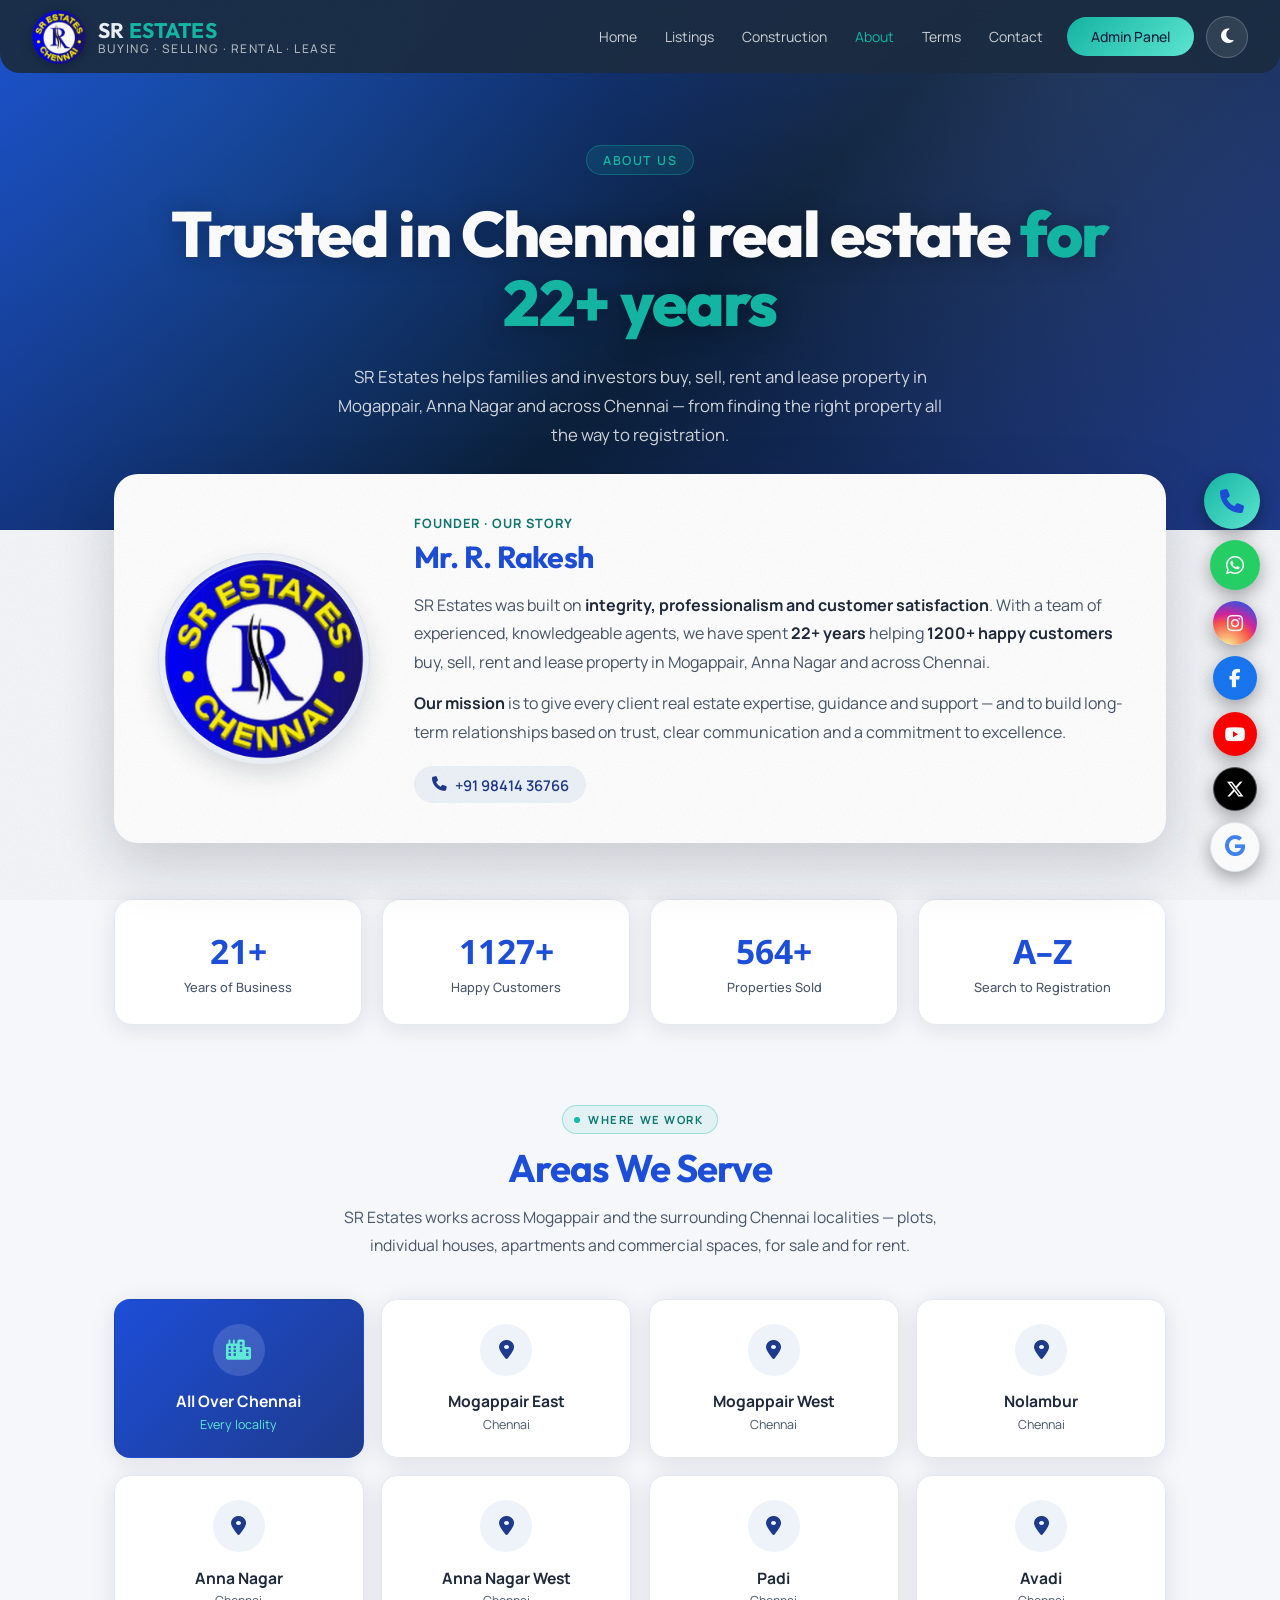
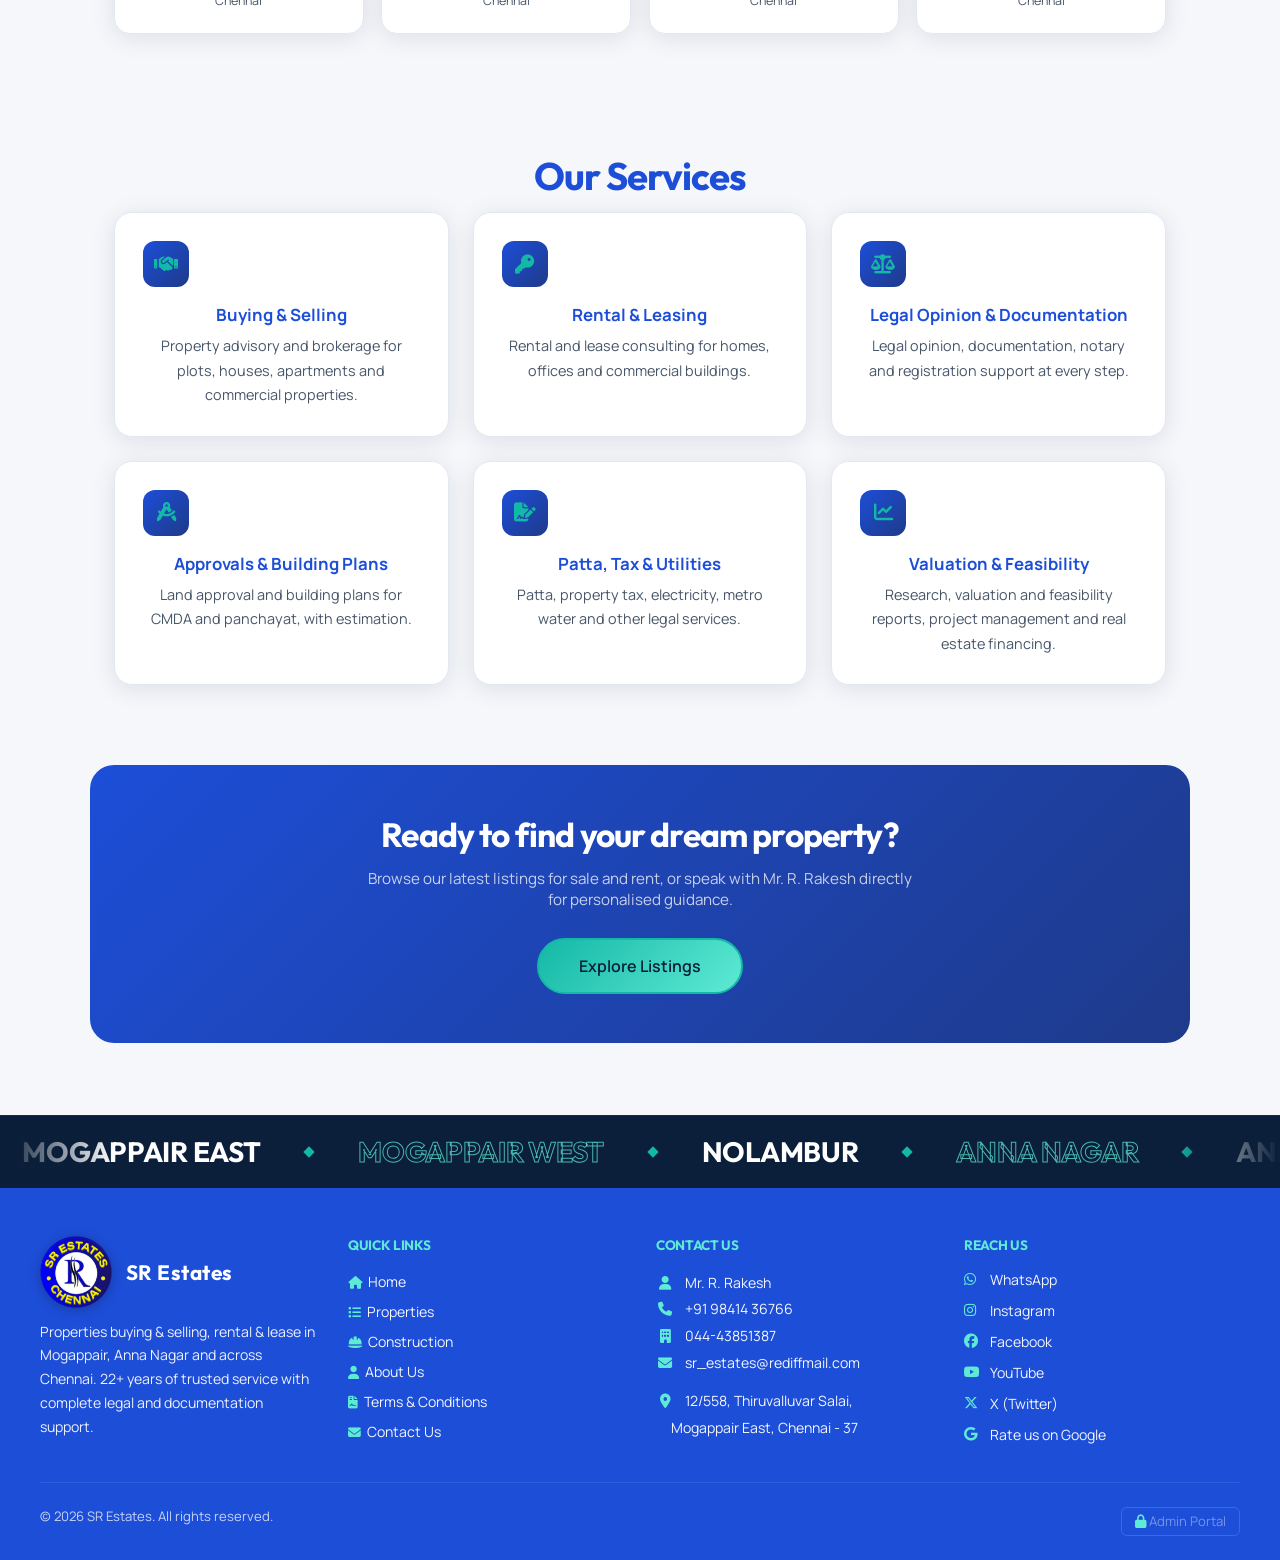
<file: about.html>
<!DOCTYPE html>
<html lang="en">
<head>
<meta charset="UTF-8">
<meta name="viewport" content="width=device-width, initial-scale=1.0">
<title>About Us — SR Estates | 22+ Years in Mogappair Real Estate, Chennai</title>
<meta name="description" content="SR Estates, Mogappair East, Chennai — 22+ years of property buying, selling, rental and lease, with legal opinion, documentation, registration, approvals and valuation services.">
<meta name="keywords" content="SR Estates Mogappair, R. Rakesh SR Estates, trusted real estate agent Chennai, property consultant Mogappair, real estate company Mogappair East, property legal opinion Chennai, property documentation and registration Chennai, property valuation Chennai, building approval Chennai, 22 years real estate Chennai, Mogappair, Mogappair East, Mogappair West, Nolambur, Anna Nagar, Anna Nagar West, Anna Nagar West Extension, Padi, Ambattur, Thirumangalam, Koyambedu, Maduravoyal, Valasaravakkam, Porur, Avadi, Thiruverkadu, Thirumullaivoyal, Villivakkam, Chennai">
<meta name="robots" content="index, follow, max-image-preview:large">
<link rel="canonical" href="https://srestates.in/about.html">

<link rel="icon" type="image/png" href="logo.png">

<meta property="og:type" content="website">
<meta property="og:site_name" content="SR Estates">
<meta property="og:title" content="About Us — SR Estates | 22+ Years in Mogappair Real Estate, Chennai">
<meta property="og:description" content="SR Estates, Mogappair East, Chennai — 22+ years of property buying, selling, rental and lease, with legal opinion, documentation, registration, approvals and valuation services.">
<meta property="og:image" content="https://srestates.in/logo.png">
<meta property="og:url" content="https://srestates.in/about.html">
<meta name="twitter:card" content="summary_large_image">

<link href="https://cdnjs.cloudflare.com/ajax/libs/font-awesome/6.5.2/css/all.min.css" rel="stylesheet">
<link href="https://fonts.googleapis.com/css2?family=Outfit:wght@400;500;600;700;800;900&family=Manrope:wght@400;500;600;700;800&family=Noto+Sans:wght@600;700&display=swap" rel="stylesheet">
<style>
*{margin:0;padding:0;box-sizing:border-box}
:root{
  --forest:#1D4ED8;
  --forest-mid:#1E3A8A;
  --forest-light:#3B82F6;
  --sage:#0F766E;
  --mint:#EEF3F9;
  --gold:#14B8A6;
  --gold-light:#5EEAD4;
  --cream:#FFFFFF;
  --white:#FFFFFF;
  --smoke:#F5F7FB;
  --text:#1E293B;
  --muted:#475569;
  --border:#E2E8F0;
  --card-shadow:0 4px 24px rgba(15,23,42,0.10);
  --card-shadow-hover:0 12px 40px rgba(29,78,216,0.22);
}
body{font-family:'Manrope',sans-serif;background:var(--smoke);color:var(--text);min-height:100vh}

@keyframes fadeRise{from{opacity:0;transform:translateY(20px)}to{opacity:1;transform:translateY(0)}}
.animate-fade-rise{animation:fadeRise 0.8s ease-out both}
.animate-fade-rise-delay{animation:fadeRise 0.8s ease-out 0.15s both}
.animate-fade-rise-delay-2{animation:fadeRise 0.8s ease-out 0.3s both}
.reveal{animation:fadeRise 0.6s ease-out both}
@media(prefers-reduced-motion:reduce){
  .animate-fade-rise,.animate-fade-rise-delay,.animate-fade-rise-delay-2,.reveal{animation:none!important;opacity:1!important;transform:none!important}
  .founder-photo-inner{transition:none!important}
}

/* ===== NAV (shared with home page) ===== */
.about-hero{position:relative;background:linear-gradient(135deg,#1D4ED8 0%,#0B1F3A 55%,#1E3A8A 100%);padding-bottom:5rem}
.about-hero::after{content:'';position:absolute;inset:0;background:radial-gradient(circle at 15% 20%,rgba(20,184,166,0.10),transparent 45%),radial-gradient(circle at 85% 10%,rgba(134,166,212,0.16),transparent 40%);pointer-events:none}
.cinematic-nav{position:relative;z-index:50;padding:0.6rem 2rem;max-width:80rem;margin:0 auto;display:flex;justify-content:space-between;align-items:center;background:rgba(11,31,58,0.38);-webkit-backdrop-filter:blur(10px);backdrop-filter:blur(10px);border-radius:0 0 20px 20px}
.cinematic-logo{display:flex;align-items:center;gap:0.75rem;text-decoration:none;line-height:1}
.cinematic-logo-img{width:54px;height:54px;border-radius:14px;background:radial-gradient(circle at 35% 30%,rgba(232,239,252,0.22),rgba(11,31,58,0.4));box-shadow:0 3px 10px rgba(0,0,0,0.45),0 0 0 2.5px #14B8A6,0 0 0 3.5px rgba(11,31,58,0.55),inset 0 0 7px rgba(0,0,0,0.35);display:flex;align-items:center;justify-content:center;flex-shrink:0;overflow:hidden}
.cinematic-logo-img img{width:100%;height:100%;object-fit:contain;object-position:center;border-radius:10px}
.cinematic-logo-text{display:flex;flex-direction:column;gap:0.05rem}
.cinematic-logo-name{font-family:'Outfit','Noto Sans',sans-serif;font-size:1.32rem;font-weight:700;letter-spacing:0.3px;line-height:1.1;white-space:nowrap}
.cinematic-logo-name .nizhal{color:#EEF3F9}
.cinematic-logo-name .promoters{color:#14B8A6}
.cinematic-logo-sub{font-size:0.75rem;color:rgba(255,255,255,0.65);letter-spacing:1.5px;text-transform:uppercase;font-family:'Manrope',sans-serif;font-weight:500}
.cinematic-nav-links{display:flex;align-items:center;gap:0.25rem}
.cinematic-nav-link{font-family:'Manrope',sans-serif;font-size:0.875rem;font-weight:400;color:rgba(255,255,255,0.8);text-decoration:none;padding:0.4rem 0.75rem;border-radius:6px;transition:color 0.2s}
.cinematic-nav-link.active{color:#14B8A6}
.cinematic-nav-link:hover{color:#14B8A6}
.cinematic-nav-cta{font-family:'Manrope',sans-serif;font-size:0.875rem;font-weight:500;background:linear-gradient(135deg,#14B8A6,#5EEAD4);color:#FFFFFF;border:none;padding:0.625rem 1.5rem;border-radius:9999px;cursor:pointer;text-decoration:none;transition:transform 0.2s;display:inline-block;margin-left:0.5rem}
.cinematic-nav-cta:hover{transform:scale(1.03)}
.nav-hamburger{display:none;background:rgba(255,255,255,0.08);border:1px solid rgba(255,255,255,0.15);color:#fff;font-size:1.15rem;width:42px;height:42px;border-radius:10px;cursor:pointer;align-items:center;justify-content:center;flex-shrink:0}

/* ===== ABOUT HERO BODY ===== */
.about-hero-body{position:relative;z-index:10;max-width:64rem;margin:0 auto;padding:4.5rem 1.5rem 0;text-align:center}
.about-eyebrow{display:inline-flex;align-items:center;gap:0.5rem;background:rgba(20,184,166,0.14);border:1px solid rgba(20,184,166,0.35);color:#14B8A6;border-radius:20px;padding:0.35rem 1rem;font-size:0.78rem;font-weight:600;letter-spacing:1.5px;text-transform:uppercase;margin-bottom:1.5rem}
.about-headline{font-family:'Outfit',sans-serif;font-size:clamp(2.3rem,6vw,4rem);font-weight:400;line-height:1.05;letter-spacing:-1.5px;color:#fff;text-shadow:0 2px 24px rgba(0,0,0,0.35)}
.about-headline span{color:#14B8A6;font-style:normal}
.about-sub{font-family:'Manrope',sans-serif;font-size:1.05rem;line-height:1.75;color:rgba(255,255,255,0.82);max-width:38rem;margin:1.5rem auto 0}

/* ===== FOUNDER STORY CARD ===== */
.founder-story-wrap{max-width:1100px;margin:-3.5rem auto 0;padding:0 1.5rem;position:relative;z-index:20}
.founder-story-card{background:#fff;border-radius:24px;box-shadow:0 20px 60px rgba(15,23,42,0.18);padding:2.5rem;display:grid;grid-template-columns:220px 1fr;gap:2.5rem;align-items:center}
@media(max-width:768px){.founder-story-card{grid-template-columns:1fr;text-align:center;padding:2rem 1.5rem}}
.founder-story-photo{width:200px;height:200px;border-radius:50%;margin:0 auto;overflow:hidden;box-shadow:0 0 0 5px var(--mint),0 0 0 6px var(--border),0 10px 30px rgba(15,23,42,0.2);perspective:600px}
.founder-photo-inner{position:relative;width:100%;height:100%;transform-style:preserve-3d;transition:transform 0.9s cubic-bezier(0.4,0.2,0.2,1)}
.founder-photo-inner.flipped{transform:rotateY(180deg)}
.founder-photo-face{position:absolute;inset:0;backface-visibility:hidden;-webkit-backface-visibility:hidden}
.founder-photo-face img{width:100%;height:100%;object-fit:cover;object-position:center 20%}
.founder-photo-back{transform:rotateY(180deg)}
.founder-photo-back img{object-position:center top}
.founder-story-role{color:var(--sage);font-size:0.8rem;font-weight:700;text-transform:uppercase;letter-spacing:1px;margin-bottom:0.4rem}
.founder-story-name{font-family:'Outfit','Noto Sans',sans-serif;font-size:1.9rem;font-weight:700;color:var(--forest);margin-bottom:0.9rem}
.founder-story-text{color:var(--muted);font-size:1rem;line-height:1.8}
.founder-story-text b{color:var(--text)}
.founder-story-phone{display:inline-flex;align-items:center;gap:0.5rem;margin-top:1.2rem;color:var(--forest-mid);text-decoration:none;font-weight:600;font-size:0.92rem;background:var(--mint);padding:0.55rem 1.1rem;border-radius:20px;transition:all 0.2s}
.founder-story-phone:hover{background:var(--forest-mid);color:#fff}

/* ===== STATS ===== */
.about-stats{max-width:1100px;margin:3.5rem auto 0;padding:0 1.5rem;display:grid;grid-template-columns:repeat(4,1fr);gap:1.25rem}
@media(max-width:768px){.about-stats{grid-template-columns:repeat(2,1fr)}}
.about-stat-card{background:#fff;border:1px solid var(--border);border-radius:18px;padding:1.75rem 1.25rem;text-align:center;box-shadow:var(--card-shadow)}
.about-stat-num{font-family:'Noto Sans','Manrope',sans-serif;font-size:2.1rem;font-weight:700;color:var(--forest);font-variant-numeric:tabular-nums}
.about-stat-lbl{font-size:0.8rem;color:var(--muted);font-weight:500;margin-top:0.25rem}

/* ===== SECTION TITLES ===== */
.about-section{max-width:1100px;margin:5rem auto 0;padding:0 1.5rem}
.about-section-eyebrow{color:var(--sage);font-size:0.8rem;font-weight:700;text-transform:uppercase;letter-spacing:1.5px;text-align:center;margin-bottom:0.6rem}
.about-section-title{font-family:'Outfit','Noto Sans',sans-serif;font-size:clamp(1.7rem,3.5vw,2.4rem);color:var(--forest);text-align:center;margin-bottom:0.75rem}
.about-section-desc{color:var(--muted);text-align:center;max-width:40rem;margin:0 auto 2.5rem;line-height:1.75;font-size:0.98rem}

/* ===== AREAS WE SERVE ===== */
.areas-grid{display:grid;grid-template-columns:repeat(4,1fr);gap:1.1rem}
@media(max-width:900px){.areas-grid{grid-template-columns:repeat(2,1fr)}}
@media(max-width:480px){.areas-grid{grid-template-columns:1fr}}
.area-card{background:#fff;border:1px solid var(--border);border-radius:16px;padding:1.5rem 1.1rem;text-align:center;transition:all 0.25s;box-shadow:var(--card-shadow)}
.area-card:hover{transform:translateY(-4px);box-shadow:var(--card-shadow-hover);border-color:var(--sage)}
.area-icon{width:52px;height:52px;border-radius:50%;background:var(--mint);color:var(--forest-mid);display:flex;align-items:center;justify-content:center;font-size:1.25rem;margin:0 auto 0.9rem}
.area-name{font-weight:700;color:var(--text);font-size:0.98rem}
.area-tag{color:var(--muted);font-size:0.78rem;margin-top:0.2rem}

/* ===== WHY CHOOSE US ===== */
.why-grid{display:grid;grid-template-columns:repeat(3,1fr);gap:1.5rem}
@media(max-width:768px){.why-grid{grid-template-columns:1fr}}
.why-card{background:#fff;border-radius:18px;padding:1.75rem;border:1px solid var(--border);box-shadow:var(--card-shadow)}
.why-icon{width:46px;height:46px;border-radius:12px;background:linear-gradient(135deg,var(--forest),var(--forest-mid));color:#14B8A6;display:flex;align-items:center;justify-content:center;font-size:1.2rem;margin-bottom:1rem}
.why-title{font-weight:700;color:var(--forest);font-size:1.05rem;margin-bottom:0.5rem}
.why-desc{color:var(--muted);font-size:0.9rem;line-height:1.7}

/* ===== CTA ===== */
.about-cta{max-width:1100px;margin:5rem auto 0;padding:3rem 2rem;background:linear-gradient(135deg,#1D4ED8,#1E3A8A);border-radius:24px;text-align:center;position:relative;overflow:hidden}
.about-cta h2{font-family:'Outfit','Noto Sans',sans-serif;color:#fff;font-size:clamp(1.5rem,3vw,2.1rem);margin-bottom:0.75rem}
.about-cta p{color:rgba(255,255,255,0.75);max-width:34rem;margin:0 auto 1.75rem;font-size:0.95rem}
.about-cta-btn{display:inline-block;background:linear-gradient(135deg,#14B8A6,#5EEAD4);color:#FFFFFF;border:2px solid #14B8A6;padding:0.95rem 2.5rem;border-radius:9999px;font-weight:600;text-decoration:none;transition:transform 0.2s}
.about-cta-btn:hover{transform:scale(1.03)}

/* ===== FOOTER (shared) ===== */
footer{background:var(--forest);padding:3rem 2rem 1.5rem;margin-top:5rem}
.footer-inner{max-width:1200px;margin:0 auto;display:grid;grid-template-columns:repeat(auto-fit,minmax(220px,1fr));gap:2rem;margin-bottom:2rem}
.logo{display:flex;align-items:center;gap:0.85rem}
.logo-img{width:72px;height:72px;border-radius:16px;background:radial-gradient(circle at 35% 30%,rgba(232,239,252,0.2),rgba(11,31,58,0.38));display:flex;align-items:center;justify-content:center;overflow:hidden;box-shadow:0 3px 10px rgba(0,0,0,0.4),0 0 0 2.5px #14B8A6,0 0 0 3.75px rgba(11,31,58,0.5),inset 0 0 8px rgba(0,0,0,0.3);padding:5px}
.logo-img img{width:100%;height:100%;object-fit:contain;object-position:center;border-radius:12px}
.logo-name{font-family:'Outfit','Noto Sans',sans-serif;font-size:1.3rem;font-weight:700;color:var(--white);letter-spacing:0.5px}
.footer-brand p{color:rgba(255,255,255,0.5);font-size:0.88rem;line-height:1.7;margin-top:0.75rem}
.footer-title{color:#14B8A6;font-size:0.85rem;font-weight:700;letter-spacing:1px;text-transform:uppercase;margin-bottom:1rem}
.footer-links{list-style:none}
.footer-links li{margin-bottom:0.5rem}
.footer-links a{color:rgba(255,255,255,0.6);text-decoration:none;font-size:0.88rem;transition:color 0.2s}
.footer-links a:hover{color:var(--sage)}
.footer-contact p{color:rgba(255,255,255,0.6);font-size:0.88rem;line-height:1.9}
.footer-contact i{color:var(--sage);margin-right:0.5rem}
.footer-copy{color:rgba(255,255,255,0.35);font-size:0.82rem}
.footer-admin-link{color:rgba(255,255,255,0.4);font-size:0.82rem;text-decoration:none;padding:0.3rem 0.8rem;border:1px solid rgba(255,255,255,0.15);border-radius:6px;transition:all 0.2s}
.footer-admin-link:hover{color:#14B8A6;border-color:#14B8A6}

/* ===== FLOATING ACTION BUTTONS (shared) ===== */
.fab-container{position:fixed;bottom:1.75rem;left:1.25rem;z-index:9000;display:flex;flex-direction:column-reverse;align-items:flex-start;gap:0.7rem}
.fab-item{display:flex;align-items:center;justify-content:center;width:50px;height:50px;border-radius:50%;color:#fff;font-size:1.3rem;text-decoration:none;box-shadow:0 6px 18px rgba(0,0,0,0.35);transition:transform 0.25s ease,box-shadow 0.25s ease;opacity:0;transform:translateY(15px) scale(0.6);animation:fabIn 0.4s ease forwards;will-change:opacity,transform}
.fab-item:hover{transform:scale(1.12);box-shadow:0 8px 22px rgba(0,0,0,0.45)}
.fab-call{background:linear-gradient(135deg,var(--gold),var(--gold-light));color:var(--forest);width:56px;height:56px;font-size:1.5rem;order:5}
.fab-whatsapp{background:#25D366;animation-delay:0.05s}
.fab-instagram{background:radial-gradient(circle at 30% 107%,#fdf497 0%,#fdf497 5%,#fd5949 45%,#d6249f 60%,#0F766E 90%);animation-delay:0.15s}
.fab-facebook{background:#1877F2;animation-delay:0.2s}
.fab-item.fab-instagram{border:none;font:inherit;padding:0;cursor:pointer;outline:none}
.fab-insta-wrap{position:relative}
.insta-chooser{display:none;position:absolute;left:0;bottom:calc(100% + 0.6rem);background:rgba(11,31,58,0.97);-webkit-backdrop-filter:blur(12px);backdrop-filter:blur(12px);border:1px solid rgba(20,184,166,0.35);border-radius:14px;padding:0.6rem;min-width:210px;box-shadow:0 14px 34px rgba(0,0,0,0.45);z-index:9500}
.insta-chooser.open{display:block}
.insta-chooser-title{color:#14B8A6;font-size:0.7rem;font-weight:700;text-transform:uppercase;letter-spacing:0.6px;padding:0.2rem 0.5rem 0.5rem;font-family:'Manrope',sans-serif}
.insta-chooser-item{display:flex;align-items:center;gap:0.6rem;padding:0.55rem 0.6rem;border-radius:9px;color:#fff;text-decoration:none;font-size:0.85rem;font-family:'Manrope',sans-serif;transition:background 0.15s}
.insta-chooser-item:hover{background:rgba(255,255,255,0.08)}
.insta-chooser-item i{width:26px;height:26px;border-radius:50%;flex-shrink:0;display:flex;align-items:center;justify-content:center;font-size:0.85rem;color:#fff;background:radial-gradient(circle at 30% 107%,#fdf497 0%,#fdf497 5%,#fd5949 45%,#d6249f 60%,#0F766E 90%)}
@keyframes fabIn{to{opacity:1;transform:translateY(0) scale(1)}}

@media(max-width:768px){
  .cinematic-nav{flex-wrap:nowrap;padding:0.6rem 1.25rem;position:relative}
  .cinematic-logo-name{font-size:1.02rem;white-space:normal}
  .cinematic-logo-sub{font-size:0.62rem}
  .nav-hamburger{display:flex}
  .cinematic-nav-links{display:none;position:absolute;top:100%;left:0.75rem;right:0.75rem;flex-direction:column;align-items:stretch;gap:0.35rem;background:rgba(11,31,58,0.96);-webkit-backdrop-filter:blur(14px);backdrop-filter:blur(14px);padding:1rem 1rem 1.15rem;border-radius:16px;box-shadow:0 16px 34px rgba(0,0,0,0.45);margin-top:0.6rem;z-index:30}
  .cinematic-nav-links.open{display:flex}
  .cinematic-nav-link{width:100%;text-align:center;padding:0.65rem 0.75rem;border-radius:8px}
  .cinematic-nav-link:hover,.cinematic-nav-link.active{background:rgba(255,255,255,0.08)}
  .cinematic-nav-cta{width:100%;text-align:center;margin-left:0;margin-top:0.25rem}
  .fab-container{bottom:1.25rem;left:0.85rem;gap:0.55rem}
  .fab-item{width:44px;height:44px;font-size:1.15rem}
  .fab-call{width:50px;height:50px;font-size:1.3rem}
}

/* ── SR ESTATES THEME: logo shown on its own (no box / ring) ── */
.cinematic-logo-img,.logo-img,.login-badge,.admin-badge{background:none!important;box-shadow:none!important;border:none!important;border-radius:50%!important;padding:0!important;overflow:visible!important}
.cinematic-logo-img img,.logo-img img,.login-badge img,.admin-badge img{border-radius:0!important;object-fit:contain!important;filter:drop-shadow(0 2px 6px rgba(0,0,0,0.25))}

/* ── Glitter Blue + Orange: dark text on orange buttons, deeper orange for small text on white ── */
.cinematic-nav-cta,.cinematic-cta,.about-cta-btn,.directions-btn,.btn-login,.btn-save,.btn-add:not([style]){color:#0B1F3A!important}
.cinematic-nav-cta:hover,.cinematic-cta:hover,.about-cta-btn:hover{color:#0B1F3A!important}
.sec-eyebrow,.about-section-eyebrow,.areas-served-eyebrow,.founder-story-role,.person-role{color:#0F766E!important}

/* floating buttons on the right + Google review */
.fab-container{left:auto!important;right:1.25rem;align-items:flex-end!important}
.fab-insta-wrap .insta-chooser{left:auto!important;right:0!important}
.fab-google{background:#fff!important;color:#4285F4!important;border:1px solid #E2E8F0;font-size:1.35rem!important}
.fab-google:hover{box-shadow:0 8px 24px rgba(66,133,244,0.35)!important}
.fab-google .fab-tip{position:absolute;right:calc(100% + 10px);top:50%;transform:translateY(-50%);background:#0B1F3A;color:#fff;font-size:0.75rem;font-weight:600;white-space:nowrap;padding:0.3rem 0.6rem;border-radius:6px;opacity:0;pointer-events:none;transition:opacity 0.2s;font-family:'Manrope',sans-serif}
.fab-google:hover .fab-tip{opacity:1}
.fab-google{position:relative}
@media(max-width:768px){.fab-container{right:0.85rem}}
/* hero contact badge moves to the left so it doesn't sit under the floating buttons */
@media(min-width:769px){.founder-badge{right:auto!important;left:2rem!important}}

/* ── brighter words: footer + hero ── */
footer .footer-brand p{color:rgba(255,255,255,0.92)!important}
footer .footer-links a,footer .footer-contact p,footer .footer-contact a{color:rgba(255,255,255,0.95)!important}
footer .footer-links a:hover{color:#5EEAD4!important}
footer a[style*="rgba(255,255,255,0.6)"]{color:rgba(255,255,255,0.95)!important}
footer .footer-title{color:#5EEAD4!important}
footer .footer-copy{color:rgba(255,255,255,0.75)!important}
footer i{opacity:1!important}
</style>
<script>try{if(localStorage.getItem('srTheme')==='dark')document.documentElement.setAttribute('data-theme','dark')}catch(e){}</script>
<link rel="stylesheet" href="sr-premium.css?v=8">
<link rel="icon" href="/favicon.ico" sizes="48x48">
<link rel="icon" type="image/png" sizes="32x32" href="/favicon-32x32.png">
<link rel="icon" type="image/png" sizes="16x16" href="/favicon-16x16.png">
<link rel="apple-touch-icon" sizes="180x180" href="/apple-touch-icon.png">
<link rel="manifest" href="/site.webmanifest">
<meta name="theme-color" content="#1B2D42">
<meta name="author" content="SR Estates">
<meta name="geo.region" content="IN-TN">
<meta name="geo.placename" content="Mogappair East, Chennai">
<meta name="geo.position" content="13.0833064;80.179889">
<meta name="ICBM" content="13.0833064, 80.179889">
<meta property="og:site_name" content="SR Estates">
<meta property="og:locale" content="en_IN">
<meta name="twitter:title" content="About Us — SR Estates | 22+ Years in Mogappair Real Estate, Chennai">
<meta name="twitter:description" content="SR Estates, Mogappair East, Chennai — 22+ years of property buying, selling, rental and lease, with legal opinion, documentation, registration, approvals and valuation services.">
<meta name="twitter:image" content="https://srestates.in/logo.png">
<script type="application/ld+json">
{
 "@context": "https://schema.org",
 "@type": "BreadcrumbList",
 "itemListElement": [
  {
   "@type": "ListItem",
   "position": 1,
   "name": "Home",
   "item": "https://srestates.in/"
  },
  {
   "@type": "ListItem",
   "position": 2,
   "name": "About Us",
   "item": "https://srestates.in/about.html"
  }
 ]
}
</script>
<script type="application/ld+json">
{
 "@context": "https://schema.org",
 "@type": "RealEstateAgent",
 "@id": "https://srestates.in/#business",
 "name": "SR Estates",
 "alternateName": "SR Estates Mogappair",
 "description": "Real estate agents in Mogappair, Chennai for 22+ years: plots, individual houses, flats and commercial property for sale, rent and lease, plus home construction, legal opinion, documentation, registration and approvals.",
 "url": "https://srestates.in/",
 "logo": "https://srestates.in/android-chrome-512x512.png",
 "image": "https://srestates.in/logo.png",
 "telephone": "+91-98414-36766",
 "email": "sr_estates@rediffmail.com",
 "priceRange": "₹₹",
 "address": {
  "@type": "PostalAddress",
  "streetAddress": "12/558, Thiruvalluvar Salai, Mogappair East (Near Naidu Hall)",
  "addressLocality": "Chennai",
  "postalCode": "600037",
  "addressRegion": "Tamil Nadu",
  "addressCountry": "IN"
 },
 "geo": {
  "@type": "GeoCoordinates",
  "latitude": 13.0833064,
  "longitude": 80.179889
 },
 "hasMap": "https://maps.google.com/?cid=4129508319481456466",
 "founder": {
  "@type": "Person",
  "name": "R. Rakesh"
 },
 "contactPoint": [
  {
   "@type": "ContactPoint",
   "telephone": "+91-98414-36766",
   "contactType": "sales",
   "areaServed": "IN",
   "availableLanguage": [
    "English",
    "Tamil"
   ]
  },
  {
   "@type": "ContactPoint",
   "telephone": "+91-44-43851387",
   "contactType": "customer service"
  }
 ],
 "areaServed": [
  {
   "@type": "Place",
   "name": "Mogappair, Chennai"
  },
  {
   "@type": "Place",
   "name": "Mogappair East, Chennai"
  },
  {
   "@type": "Place",
   "name": "Mogappair West, Chennai"
  },
  {
   "@type": "Place",
   "name": "Nolambur, Chennai"
  },
  {
   "@type": "Place",
   "name": "Anna Nagar, Chennai"
  },
  {
   "@type": "Place",
   "name": "Anna Nagar West, Chennai"
  },
  {
   "@type": "Place",
   "name": "Anna Nagar West Extension, Chennai"
  },
  {
   "@type": "Place",
   "name": "Padi, Chennai"
  },
  {
   "@type": "Place",
   "name": "Ambattur, Chennai"
  },
  {
   "@type": "Place",
   "name": "Thirumangalam, Chennai"
  },
  {
   "@type": "Place",
   "name": "Koyambedu, Chennai"
  },
  {
   "@type": "Place",
   "name": "Maduravoyal, Chennai"
  },
  {
   "@type": "Place",
   "name": "Valasaravakkam, Chennai"
  },
  {
   "@type": "Place",
   "name": "Porur, Chennai"
  },
  {
   "@type": "Place",
   "name": "Avadi, Chennai"
  },
  {
   "@type": "Place",
   "name": "Thiruverkadu, Chennai"
  },
  {
   "@type": "Place",
   "name": "Thirumullaivoyal, Chennai"
  },
  {
   "@type": "Place",
   "name": "Villivakkam, Chennai"
  },
  {
   "@type": "Place",
   "name": "Chennai"
  }
 ],
 "knowsAbout": [
  "Plots for sale",
  "Individual houses for sale",
  "Flats and apartments for sale",
  "Houses for rent",
  "Commercial property",
  "Property lease",
  "Home construction",
  "Property legal opinion",
  "Property registration"
 ],
 "sameAs": [
  "https://www.instagram.com/srestates_75/",
  "https://www.facebook.com/srestates.rakesh/",
  "https://youtube.com/@srestates6947",
  "https://twitter.com/srestates_sr"
 ]
}
</script>
</head>
<body>

<!-- ABOUT HERO -->
<div class="about-hero">
  <nav class="cinematic-nav">
    <a href="index.html" class="cinematic-logo">
      <div class="cinematic-logo-img">
        <img src="logo.png" alt="SR Estates Logo" onerror="this.parentElement.innerHTML='<span style=\'font-family:Outfit,sans-serif;font-weight:900;color:#1D4ED8;font-size:1.1rem\'>SR</span>'">
      </div>
      <div class="cinematic-logo-text">
        <div class="cinematic-logo-name"><span class="nizhal">SR</span> <span class="promoters">ESTATES</span></div>
        <div class="cinematic-logo-sub">Buying · Selling · Rental · Lease</div>
      </div>
    </a>
    <button class="nav-hamburger" id="navHamburgerBtn" onclick="toggleMobileNav()" aria-label="Toggle menu" aria-expanded="false" aria-controls="navLinksMenu">
      <i class="fas fa-bars" id="hamburgerIconBars"></i>
      <i class="fas fa-times" id="hamburgerIconClose" style="display:none"></i>
    </button>
    <div class="cinematic-nav-links" id="navLinksMenu">
      <a href="index.html" class="cinematic-nav-link" onclick="closeMobileNav()">Home</a>
      <a href="index.html#listings" class="cinematic-nav-link" onclick="closeMobileNav()">Listings</a>
      <a href="construction.html" class="cinematic-nav-link" onclick="closeMobileNav()">Construction</a>
      <a href="about.html" class="cinematic-nav-link active" onclick="closeMobileNav()">About</a>
      <a href="terms.html" class="cinematic-nav-link" onclick="closeMobileNav()">Terms</a>
      <a href="contact.html" class="cinematic-nav-link" onclick="closeMobileNav()">Contact</a>
      <a href="admin.html" class="cinematic-nav-cta" onclick="closeMobileNav()">Admin Panel</a>
    </div>
  </nav>

  <div class="about-hero-body">
    <span class="about-eyebrow animate-fade-rise">About Us</span>
    <h1 class="about-headline animate-fade-rise-delay">Trusted in Chennai real estate <span>for 22+ years</span></h1>
    <p class="about-sub animate-fade-rise-delay-2">SR Estates helps families and investors buy, sell, rent and lease property in Mogappair, Anna Nagar and across Chennai — from finding the right property all the way to registration.</p>
  </div>
</div>

<!-- OUR STORY -->
<div class="founder-story-wrap">
  <div class="founder-story-card reveal">
    <div class="founder-story-photo">
      <div class="founder-photo-inner" id="founderPhotoInner">
        <div class="founder-photo-face founder-photo-front">
          <img src="https://res.cloudinary.com/vofzzvhe/image/upload/c_fill,g_face,w_640,h_640,f_auto,q_auto/v1793463521/Professional_Navy_Suit_Portrait.png" alt="Mr. R. Rakesh — Founder, SR Estates" loading="lazy" onerror="this.onerror=null;this.src='logo.png';this.style.objectFit='contain';this.style.background='#fff'">
        </div>
      </div>
    </div>
    <div>
      <div class="founder-story-role">Founder · Our Story</div>
      <div class="founder-story-name">Mr. R. Rakesh</div>
      <p class="founder-story-text">SR Estates was built on <b>integrity, professionalism and customer satisfaction</b>. With a team of experienced, knowledgeable agents, we have spent <b>22+ years</b> helping <b>1200+ happy customers</b> buy, sell, rent and lease property in Mogappair, Anna Nagar and across Chennai.</p>
      <p class="founder-story-text" style="margin-top:0.75rem"><b>Our mission</b> is to give every client real estate expertise, guidance and support — and to build long-term relationships based on trust, clear communication and a commitment to excellence.</p>
      <a href="tel:+919841436766" class="founder-story-phone"><i class="fas fa-phone"></i> +91 98414 36766</a>
    </div>
  </div>
</div>

<!-- STATS -->
<div class="about-stats">
  <div class="about-stat-card reveal" style="animation-delay:0ms">
    <div class="about-stat-num">22+</div>
    <div class="about-stat-lbl">Years of Business</div>
  </div>
  <div class="about-stat-card reveal" style="animation-delay:80ms">
    <div class="about-stat-num">1200+</div>
    <div class="about-stat-lbl">Happy Customers</div>
  </div>
  <div class="about-stat-card reveal" style="animation-delay:160ms">
    <div class="about-stat-num">600+</div>
    <div class="about-stat-lbl">Properties Sold</div>
  </div>
  <div class="about-stat-card reveal" style="animation-delay:240ms">
    <div class="about-stat-num">A–Z</div>
    <div class="about-stat-lbl">Search to Registration</div>
  </div>
</div>

<!-- AREAS WE SERVE -->
<div class="about-section">
  <div class="about-section-eyebrow">Where We Work</div>
  <h2 class="about-section-title">Areas We Serve</h2>
  <p class="about-section-desc">SR Estates works across Mogappair and the surrounding Chennai localities — plots, individual houses, apartments and commercial spaces, for sale and for rent.</p>
  <div class="areas-grid">
    <div class="area-card area-card-all reveal" style="animation-delay:0ms">
      <div class="area-icon"><i class="fas fa-city"></i></div>
      <div class="area-name">All Over Chennai</div>
      <div class="area-tag">Every locality</div>
    </div>
    <div class="area-card reveal" style="animation-delay:0ms">
      <div class="area-icon"><i class="fas fa-map-marker-alt"></i></div>
      <div class="area-name">Mogappair East</div>
      <div class="area-tag">Chennai</div>
    </div>
    <div class="area-card reveal" style="animation-delay:40ms">
      <div class="area-icon"><i class="fas fa-map-marker-alt"></i></div>
      <div class="area-name">Mogappair West</div>
      <div class="area-tag">Chennai</div>
    </div>
    <div class="area-card reveal" style="animation-delay:80ms">
      <div class="area-icon"><i class="fas fa-map-marker-alt"></i></div>
      <div class="area-name">Nolambur</div>
      <div class="area-tag">Chennai</div>
    </div>
    <div class="area-card reveal" style="animation-delay:120ms">
      <div class="area-icon"><i class="fas fa-map-marker-alt"></i></div>
      <div class="area-name">Anna Nagar</div>
      <div class="area-tag">Chennai</div>
    </div>
    <div class="area-card reveal" style="animation-delay:160ms">
      <div class="area-icon"><i class="fas fa-map-marker-alt"></i></div>
      <div class="area-name">Anna Nagar West</div>
      <div class="area-tag">Chennai</div>
    </div>
    <div class="area-card reveal" style="animation-delay:200ms">
      <div class="area-icon"><i class="fas fa-map-marker-alt"></i></div>
      <div class="area-name">Padi</div>
      <div class="area-tag">Chennai</div>
    </div>
    <div class="area-card reveal" style="animation-delay:240ms">
      <div class="area-icon"><i class="fas fa-map-marker-alt"></i></div>
      <div class="area-name">Avadi</div>
      <div class="area-tag">Chennai</div>
    </div>
  </div>
</div>

<!-- WHY CHOOSE US -->
<div class="about-section">
  <div class="about-section-eyebrow">What We Do</div>
  <h2 class="about-section-title">Our Services</h2>
  <div class="why-grid">
    <div class="why-card reveal" style="animation-delay:0ms">
      <div class="why-icon"><i class="fas fa-handshake"></i></div>
      <div class="why-title">Buying &amp; Selling</div>
      <div class="why-desc">Property advisory and brokerage for plots, houses, apartments and commercial properties.</div>
    </div>
    <div class="why-card reveal" style="animation-delay:60ms">
      <div class="why-icon"><i class="fas fa-key"></i></div>
      <div class="why-title">Rental &amp; Leasing</div>
      <div class="why-desc">Rental and lease consulting for homes, offices and commercial buildings.</div>
    </div>
    <div class="why-card reveal" style="animation-delay:120ms">
      <div class="why-icon"><i class="fas fa-scale-balanced"></i></div>
      <div class="why-title">Legal Opinion &amp; Documentation</div>
      <div class="why-desc">Legal opinion, documentation, notary and registration support at every step.</div>
    </div>
    <div class="why-card reveal" style="animation-delay:180ms">
      <div class="why-icon"><i class="fas fa-drafting-compass"></i></div>
      <div class="why-title">Approvals &amp; Building Plans</div>
      <div class="why-desc">Land approval and building plans for CMDA and panchayat, with estimation.</div>
    </div>
    <div class="why-card reveal" style="animation-delay:240ms">
      <div class="why-icon"><i class="fas fa-file-signature"></i></div>
      <div class="why-title">Patta, Tax &amp; Utilities</div>
      <div class="why-desc">Patta, property tax, electricity, metro water and other legal services.</div>
    </div>
    <div class="why-card reveal" style="animation-delay:300ms">
      <div class="why-icon"><i class="fas fa-chart-line"></i></div>
      <div class="why-title">Valuation &amp; Feasibility</div>
      <div class="why-desc">Research, valuation and feasibility reports, project management and real estate financing.</div>
    </div>
  </div>
</div>

<!-- CTA -->
<div class="about-cta reveal">
  <h2>Ready to find your dream property?</h2>
  <p>Browse our latest listings for sale and rent, or speak with Mr. R. Rakesh directly for personalised guidance.</p>
  <a href="index.html#listings" class="about-cta-btn">Explore Listings</a>
</div>

<!-- FOOTER -->
<footer id="contact">
  <div class="footer-inner">
    <div class="footer-brand">
      <div class="logo" style="margin-bottom:0.75rem">
        <div class="logo-img">
          <img src="logo.png" alt="SR Estates logo" onerror="this.parentElement.innerHTML='<span style=\'font-family:Outfit,sans-serif;font-weight:900;color:white;font-size:1.1rem\'>SR</span>'">
        </div>
        <div class="logo-name">SR Estates</div>
      </div>
      <p>Properties buying &amp; selling, rental &amp; lease in Mogappair, Anna Nagar and across Chennai. 22+ years of trusted service with complete legal and documentation support.</p>
    </div>
    <div>
      <div class="footer-title">Quick Links</div>
      <ul class="footer-links">
        <li><a href="index.html"><i class="fas fa-home" style="margin-right:0.4rem;font-size:0.8rem"></i>Home</a></li>
        <li><a href="index.html#listings"><i class="fas fa-list" style="margin-right:0.4rem;font-size:0.8rem"></i>Properties</a></li>
        <li><a href="construction.html"><i class="fas fa-hard-hat" style="margin-right:0.4rem;font-size:0.8rem"></i>Construction</a></li>
        <li><a href="about.html"><i class="fas fa-user" style="margin-right:0.4rem;font-size:0.8rem"></i>About Us</a></li>
        <li><a href="terms.html"><i class="fas fa-file-contract" style="margin-right:0.4rem;font-size:0.8rem"></i>Terms &amp; Conditions</a></li>
        <li><a href="contact.html"><i class="fas fa-envelope" style="margin-right:0.4rem;font-size:0.8rem"></i>Contact Us</a></li>
      </ul>
    </div>
    <div class="footer-contact">
      <div class="footer-title">Contact Us</div>
      <p><i class="fas fa-user"></i> Mr. R. Rakesh</p>
      <p><i class="fas fa-phone"></i> <a href="tel:+919841436766" style="color:inherit;text-decoration:none">+91 98414 36766</a></p>
      <p><i class="fas fa-building"></i> <a href="tel:+914443851387" style="color:inherit;text-decoration:none">044-43851387</a></p>
      <p><i class="fas fa-envelope"></i> <a href="mailto:sr_estates@rediffmail.com" style="color:inherit;text-decoration:none">sr_estates@rediffmail.com</a></p>
      <p style="margin-top:0.75rem"><a href="https://www.google.com/maps/place/SR+ESTATES/@13.0840454,80.1793207,17.74z/data=!4m16!1m9!3m8!1s0x3a5263fc68bae52d:0x394ef5efffb66752!2sSR+ESTATES!8m2!3d13.0833064!4d80.179889!9m1!1b1!16s%2Fg%2F11cly7x7mn!3m5!1s0x3a5263fc68bae52d:0x394ef5efffb66752!8m2!3d13.0833064!4d80.179889!16s%2Fg%2F11cly7x7mn?hl=en" target="_blank" rel="noopener" style="color:inherit;text-decoration:none" title="Open on Google Maps"><i class="fas fa-map-marker-alt"></i> 12/558, Thiruvalluvar Salai,<br>&nbsp;&nbsp;&nbsp;&nbsp;&nbsp;Mogappair East, Chennai - 37</a></p>
    </div>
    <div>
      <div class="footer-title">Reach Us</div>
      <div style="display:flex;flex-direction:column;gap:0.75rem">
        <a href="https://wa.me/919841436766?text=Hello%20SR%20Estates%2C%20I%20would%20like%20to%20enquire%20about%20your%20properties." target="_blank" rel="noopener" style="color:rgba(255,255,255,0.6);text-decoration:none;font-size:0.88rem;display:flex;align-items:center;gap:0.5rem;transition:color 0.2s" onmouseover="this.style.color='#25D366'" onmouseout="this.style.color='rgba(255,255,255,0.6)'">
          <i class="fab fa-whatsapp" style="width:18px"></i> WhatsApp
        </a>
        <a href="https://www.instagram.com/srestates_75/" target="_blank" rel="noopener" style="color:rgba(255,255,255,0.6);text-decoration:none;font-size:0.88rem;display:flex;align-items:center;gap:0.5rem;transition:color 0.2s" onmouseover="this.style.color='#E1306C'" onmouseout="this.style.color='rgba(255,255,255,0.6)'">
          <i class="fab fa-instagram" style="width:18px"></i> Instagram
        </a>
        <a href="https://www.facebook.com/srestates.rakesh/" target="_blank" rel="noopener" style="color:rgba(255,255,255,0.6);text-decoration:none;font-size:0.88rem;display:flex;align-items:center;gap:0.5rem;transition:color 0.2s" onmouseover="this.style.color='#1877F2'" onmouseout="this.style.color='rgba(255,255,255,0.6)'">
          <i class="fab fa-facebook" style="width:18px"></i> Facebook
        </a>
        <a href="https://youtube.com/@srestates6947" target="_blank" rel="noopener" style="color:rgba(255,255,255,0.6);text-decoration:none;font-size:0.88rem;display:flex;align-items:center;gap:0.5rem;transition:color 0.2s" onmouseover="this.style.color='#FF0000'" onmouseout="this.style.color='rgba(255,255,255,0.6)'">
          <i class="fab fa-youtube" style="width:18px"></i> YouTube
        </a>
        <a href="https://twitter.com/srestates_sr" target="_blank" rel="noopener" style="color:rgba(255,255,255,0.6);text-decoration:none;font-size:0.88rem;display:flex;align-items:center;gap:0.5rem;transition:color 0.2s" onmouseover="this.style.color='#ffffff'" onmouseout="this.style.color='rgba(255,255,255,0.6)'">
          <i class="fab fa-x-twitter" style="width:18px"></i> X (Twitter)
        </a>
        <a href="https://www.google.com/maps/place/SR+ESTATES/@13.0832969,80.1798589,17z/data=!4m18!1m9!3m8!1s0x3a5263fc68bae52d:0x394ef5efffb66752!2sSR+ESTATES!8m2!3d13.0833064!4d80.179889!9m1!1b1!16s%2Fg%2F11cly7x7mn!3m7!1s0x3a5263fc68bae52d:0x394ef5efffb66752!8m2!3d13.0833064!4d80.179889!9m1!1b1!16s%2Fg%2F11cly7x7mn?hl=en" target="_blank" rel="noopener" style="color:rgba(255,255,255,0.6);text-decoration:none;font-size:0.88rem;display:flex;align-items:center;gap:0.5rem;transition:color 0.2s" onmouseover="this.style.color='#FBBC05'" onmouseout="this.style.color='rgba(255,255,255,0.6)'">
          <i class="fab fa-google" style="width:18px"></i> Rate us on Google
        </a>
      </div>
    </div>
  </div>
  <div style="max-width:1200px;margin:0 auto;padding-top:1.5rem;border-top:1px solid rgba(255,255,255,0.08);display:flex;justify-content:space-between;flex-wrap:wrap;gap:1rem">
    <span class="footer-copy">© 2026 SR Estates. All rights reserved.</span>
    <a href="admin.html" class="footer-admin-link"><i class="fas fa-lock"></i> Admin Portal</a>
  </div>
</footer>

<!-- FLOATING ACTION BUTTONS -->
<div class="fab-container">
  <a class="fab-item fab-google" href="https://www.google.com/maps/place/SR+ESTATES/@13.0832969,80.1798589,17z/data=!4m18!1m9!3m8!1s0x3a5263fc68bae52d:0x394ef5efffb66752!2sSR+ESTATES!8m2!3d13.0833064!4d80.179889!9m1!1b1!16s%2Fg%2F11cly7x7mn!3m7!1s0x3a5263fc68bae52d:0x394ef5efffb66752!8m2!3d13.0833064!4d80.179889!9m1!1b1!16s%2Fg%2F11cly7x7mn?hl=en" target="_blank" rel="noopener" title="Rate us on Google" aria-label="Write a Google review"><i class="fab fa-google"></i><span class="fab-tip">★ Rate us on Google</span></a>
  <a class="fab-item fab-call" href="tel:+919841436766" title="Call Now"><i class="fas fa-phone"></i></a>
  <a class="fab-item fab-whatsapp" href="https://wa.me/919841436766?text=Hello%20SR%20Estates%2C%20I%20would%20like%20to%20enquire%20about%20your%20properties." target="_blank" rel="noopener" title="WhatsApp"><i class="fab fa-whatsapp"></i></a>
  <a class="fab-item fab-social fab-ig" href="https://www.instagram.com/srestates_75/" target="_blank" rel="noopener" title="Instagram" aria-label="Instagram"><i class="fab fa-instagram"></i></a>
  <a class="fab-item fab-social fab-fb" href="https://www.facebook.com/srestates.rakesh/" target="_blank" rel="noopener" title="Facebook" aria-label="Facebook"><i class="fab fa-facebook-f"></i></a>
  <a class="fab-item fab-social fab-yt" href="https://youtube.com/@srestates6947" target="_blank" rel="noopener" title="YouTube" aria-label="YouTube"><i class="fab fa-youtube"></i></a>
  <a class="fab-item fab-social fab-x" href="https://twitter.com/srestates_sr" target="_blank" rel="noopener" title="X (Twitter)" aria-label="X (Twitter)"><i class="fab fa-x-twitter"></i></a>
</div>

<script>
// Safety net: force every entrance-animated element visible after 1.5s
// in case a CSS animation never fires on first paint (avoids a blank-looking page).
// Covers the hero text (.animate-fade-rise*) and every card/section (.reveal).
setTimeout(function(){
  document.querySelectorAll('.animate-fade-rise,.animate-fade-rise-delay,.animate-fade-rise-delay-2,.reveal').forEach(function(el){
    el.style.opacity = '1';
    el.style.transform = 'none';
  });
},1500);

// ===== MOBILE HAMBURGER NAV =====
function toggleMobileNav(){
  var menu = document.getElementById('navLinksMenu');
  var btn = document.getElementById('navHamburgerBtn');
  var bars = document.getElementById('hamburgerIconBars');
  var close = document.getElementById('hamburgerIconClose');
  var isOpen = menu.classList.toggle('open');
  btn.setAttribute('aria-expanded', isOpen ? 'true' : 'false');
  bars.style.display = isOpen ? 'none' : 'inline-block';
  close.style.display = isOpen ? 'inline-block' : 'none';
}
function closeMobileNav(){
  var menu = document.getElementById('navLinksMenu');
  if(!menu.classList.contains('open')) return;
  menu.classList.remove('open');
  document.getElementById('navHamburgerBtn').setAttribute('aria-expanded','false');
  document.getElementById('hamburgerIconBars').style.display = 'inline-block';
  document.getElementById('hamburgerIconClose').style.display = 'none';
}
document.addEventListener('click', function(e){
  var menu = document.getElementById('navLinksMenu');
  var btn = document.getElementById('navHamburgerBtn');
  if(!menu || !menu.classList.contains('open')) return;
  if(!menu.contains(e.target) && !btn.contains(e.target)) closeMobileNav();
});

// Founder photo auto-flip removed — photo stays static, no flipping.

// ===== INSTAGRAM ACCOUNT CHOOSER =====
function toggleInstaChooser(){
  var chooser = document.getElementById('instaChooser');
  var btn = document.getElementById('fabInstaBtn');
  if(!chooser || !btn) return;
  var isOpen = chooser.classList.toggle('open');
  btn.setAttribute('aria-expanded', isOpen ? 'true' : 'false');
}
document.addEventListener('click', function(e){
  var chooser = document.getElementById('instaChooser');
  var wrap = document.querySelector('.fab-insta-wrap');
  if(!chooser || !chooser.classList.contains('open')) return;
  if(wrap && !wrap.contains(e.target)) {
    chooser.classList.remove('open');
    document.getElementById('fabInstaBtn').setAttribute('aria-expanded','false');
  }
});
</script>
<script src="sr-premium.js?v=8" defer></script>
</body>
</html>
</file>
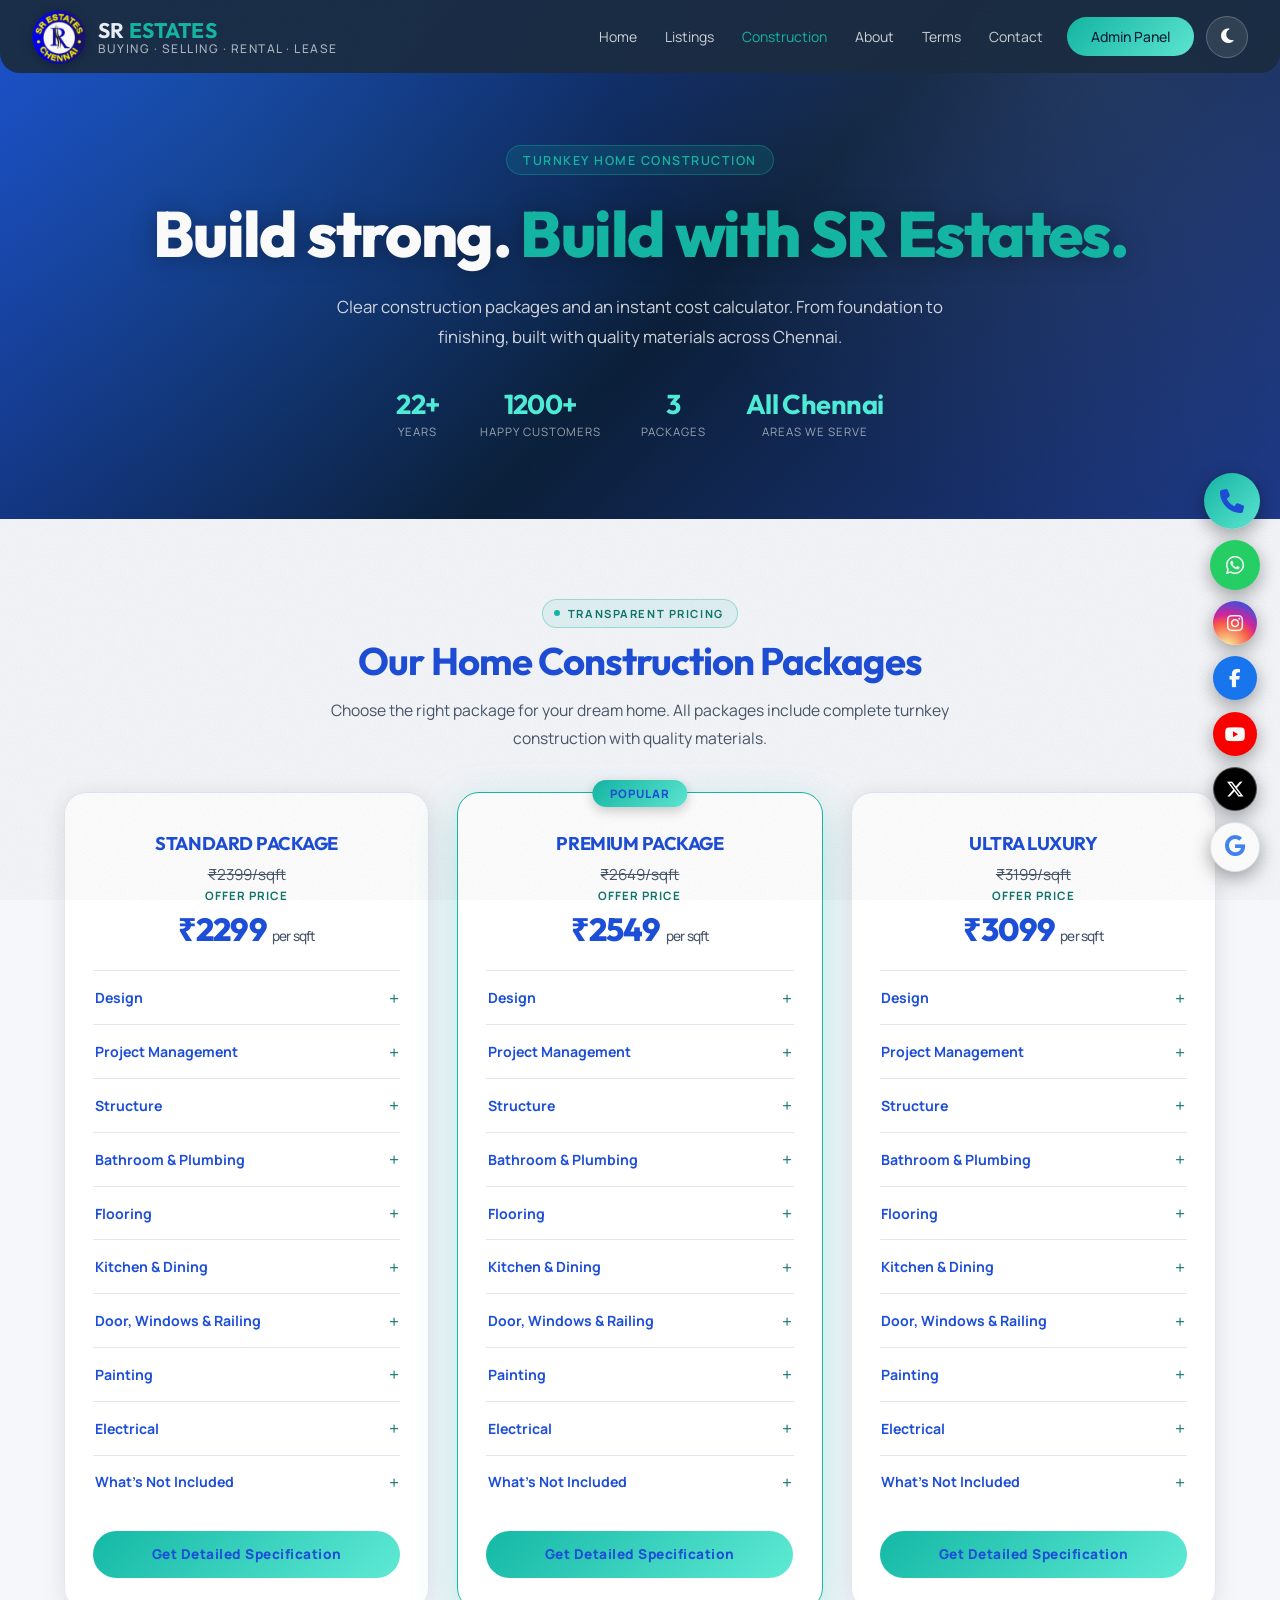
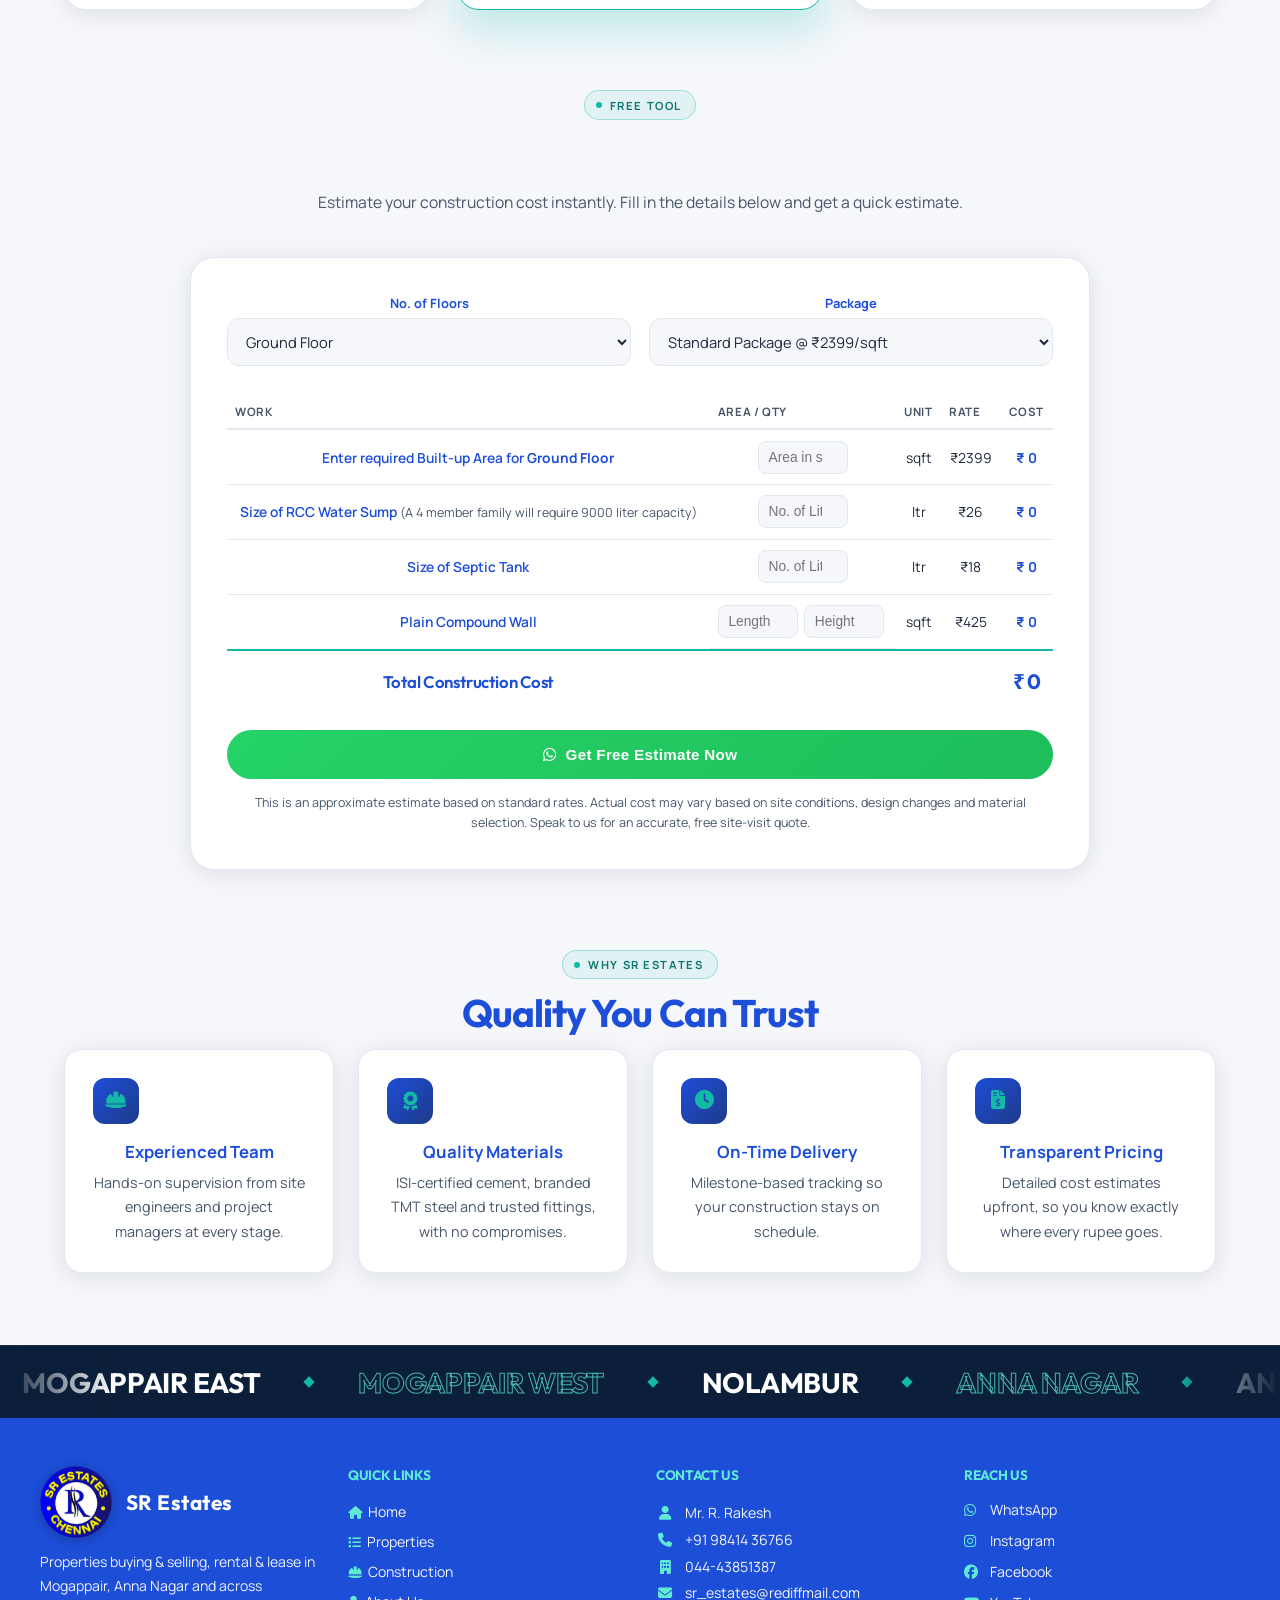
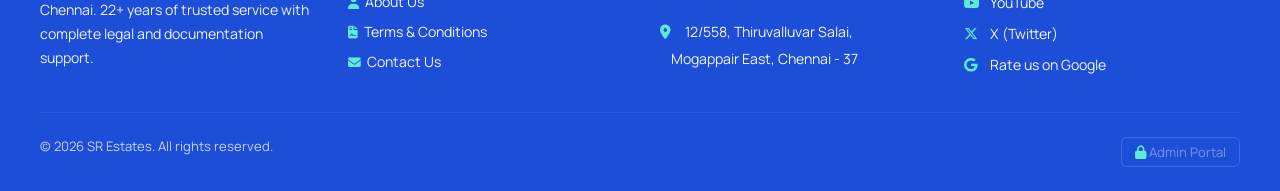
<file: construction.html>
<!DOCTYPE html>
<html lang="en">
<head>
<meta charset="UTF-8">
<meta name="viewport" content="width=device-width, initial-scale=1.0">
<title>Home Construction Packages &amp; Cost Calculator | SR Estates, Chennai</title>
<meta name="description" content="Turnkey home construction packages (Standard, Premium, Ultra Luxury) and a free construction cost calculator from SR Estates, Mogappair, Chennai.">
<meta name="keywords" content="house construction Mogappair, home builders in Chennai, building contractors Mogappair, construction company Anna Nagar, turnkey house construction Chennai, construction cost per sqft Chennai, house construction cost calculator Chennai, residential construction Nolambur, villa construction Chennai, duplex house construction Chennai, civil contractor Ambattur, building construction Avadi, home construction packages Chennai, Mogappair, Mogappair East, Mogappair West, Nolambur, Anna Nagar, Anna Nagar West, Anna Nagar West Extension, Padi, Ambattur, Thirumangalam, Koyambedu, Maduravoyal, Valasaravakkam, Porur, Avadi, Thiruverkadu, Thirumullaivoyal, Villivakkam, Chennai">
<meta name="robots" content="index, follow, max-image-preview:large">
<link rel="canonical" href="https://srestates.in/construction.html">

<link rel="icon" type="image/png" href="logo.png">

<meta property="og:type" content="website">
<meta property="og:site_name" content="SR Estates">
<meta property="og:title" content="Home Construction Packages &amp; Cost Calculator | SR Estates, Chennai">
<meta property="og:description" content="Turnkey home construction packages (Standard, Premium, Ultra Luxury) and a free construction cost calculator from SR Estates, Mogappair, Chennai.">
<meta property="og:image" content="https://srestates.in/logo.png">
<meta property="og:url" content="https://srestates.in/construction.html">
<meta name="twitter:card" content="summary_large_image">

<link href="https://cdnjs.cloudflare.com/ajax/libs/font-awesome/6.5.2/css/all.min.css" rel="stylesheet">
<link href="https://fonts.googleapis.com/css2?family=Outfit:wght@400;500;600;700;800;900&family=Manrope:wght@400;500;600;700;800&family=Noto+Sans:wght@600;700&display=swap" rel="stylesheet">
<style>
*{margin:0;padding:0;box-sizing:border-box}
:root{
  --forest:#1D4ED8;
  --forest-mid:#1E3A8A;
  --forest-light:#3B82F6;
  --sage:#0F766E;
  --mint:#EEF3F9;
  --gold:#14B8A6;
  --gold-light:#5EEAD4;
  --cream:#FFFFFF;
  --white:#FFFFFF;
  --smoke:#F5F7FB;
  --text:#1E293B;
  --muted:#475569;
  --border:#E2E8F0;
  --card-shadow:0 4px 24px rgba(15,23,42,0.10);
  --card-shadow-hover:0 12px 40px rgba(29,78,216,0.22);
}
body{font-family:'Manrope',sans-serif;background:var(--smoke);color:var(--text);min-height:100vh}

@keyframes fadeRise{from{opacity:0;transform:translateY(20px)}to{opacity:1;transform:translateY(0)}}
.animate-fade-rise{animation:fadeRise 0.8s ease-out both}
.animate-fade-rise-delay{animation:fadeRise 0.8s ease-out 0.15s both}
.animate-fade-rise-delay-2{animation:fadeRise 0.8s ease-out 0.3s both}
.reveal{animation:fadeRise 0.6s ease-out both}
@media(prefers-reduced-motion:reduce){
  .animate-fade-rise,.animate-fade-rise-delay,.animate-fade-rise-delay-2,.reveal{animation:none!important;opacity:1!important;transform:none!important}
  .founder-photo-inner{transition:none!important}
}

/* ===== NAV (shared with home page) ===== */
.about-hero{position:relative;background:linear-gradient(135deg,#1D4ED8 0%,#0B1F3A 55%,#1E3A8A 100%);padding-bottom:5rem}
.about-hero::after{content:'';position:absolute;inset:0;background:radial-gradient(circle at 15% 20%,rgba(20,184,166,0.10),transparent 45%),radial-gradient(circle at 85% 10%,rgba(134,166,212,0.16),transparent 40%);pointer-events:none}
.cinematic-nav{position:relative;z-index:50;padding:0.6rem 2rem;max-width:80rem;margin:0 auto;display:flex;justify-content:space-between;align-items:center;background:rgba(11,31,58,0.38);-webkit-backdrop-filter:blur(10px);backdrop-filter:blur(10px);border-radius:0 0 20px 20px}
.cinematic-logo{display:flex;align-items:center;gap:0.75rem;text-decoration:none;line-height:1}
.cinematic-logo-img{width:54px;height:54px;border-radius:14px;background:radial-gradient(circle at 35% 30%,rgba(232,239,252,0.22),rgba(11,31,58,0.4));box-shadow:0 3px 10px rgba(0,0,0,0.45),0 0 0 2.5px #14B8A6,0 0 0 3.5px rgba(11,31,58,0.55),inset 0 0 7px rgba(0,0,0,0.35);display:flex;align-items:center;justify-content:center;flex-shrink:0;overflow:hidden}
.cinematic-logo-img img{width:100%;height:100%;object-fit:contain;object-position:center;border-radius:10px}
.cinematic-logo-text{display:flex;flex-direction:column;gap:0.05rem}
.cinematic-logo-name{font-family:'Outfit','Noto Sans',sans-serif;font-size:1.32rem;font-weight:700;letter-spacing:0.3px;line-height:1.1;white-space:nowrap}
.cinematic-logo-name .nizhal{color:#EEF3F9}
.cinematic-logo-name .promoters{color:#14B8A6}
.cinematic-logo-sub{font-size:0.75rem;color:rgba(255,255,255,0.65);letter-spacing:1.5px;text-transform:uppercase;font-family:'Manrope',sans-serif;font-weight:500}
.cinematic-nav-links{display:flex;align-items:center;gap:0.25rem}
.cinematic-nav-link{font-family:'Manrope',sans-serif;font-size:0.875rem;font-weight:400;color:rgba(255,255,255,0.8);text-decoration:none;padding:0.4rem 0.75rem;border-radius:6px;transition:color 0.2s}
.cinematic-nav-link.active{color:#14B8A6}
.cinematic-nav-link:hover{color:#14B8A6}
.cinematic-nav-cta{font-family:'Manrope',sans-serif;font-size:0.875rem;font-weight:500;background:linear-gradient(135deg,#14B8A6,#5EEAD4);color:#FFFFFF;border:none;padding:0.625rem 1.5rem;border-radius:9999px;cursor:pointer;text-decoration:none;transition:transform 0.2s;display:inline-block;margin-left:0.5rem}
.cinematic-nav-cta:hover{transform:scale(1.03)}
.nav-hamburger{display:none;background:rgba(255,255,255,0.08);border:1px solid rgba(255,255,255,0.15);color:#fff;font-size:1.15rem;width:42px;height:42px;border-radius:10px;cursor:pointer;align-items:center;justify-content:center;flex-shrink:0}

/* ===== ABOUT HERO BODY ===== */
.about-hero-body{position:relative;z-index:10;max-width:64rem;margin:0 auto;padding:4.5rem 1.5rem 0;text-align:center}
.about-eyebrow{display:inline-flex;align-items:center;gap:0.5rem;background:rgba(20,184,166,0.14);border:1px solid rgba(20,184,166,0.35);color:#14B8A6;border-radius:20px;padding:0.35rem 1rem;font-size:0.78rem;font-weight:600;letter-spacing:1.5px;text-transform:uppercase;margin-bottom:1.5rem}
.about-headline{font-family:'Outfit',sans-serif;font-size:clamp(2.3rem,6vw,4rem);font-weight:400;line-height:1.05;letter-spacing:-1.5px;color:#fff;text-shadow:0 2px 24px rgba(0,0,0,0.35)}
.about-headline span{color:#14B8A6;font-style:normal}
.about-sub{font-family:'Manrope',sans-serif;font-size:1.05rem;line-height:1.75;color:rgba(255,255,255,0.82);max-width:38rem;margin:1.5rem auto 0}

/* ===== FOUNDER STORY CARD ===== */
.founder-story-wrap{max-width:1100px;margin:-3.5rem auto 0;padding:0 1.5rem;position:relative;z-index:20}
.founder-story-card{background:#fff;border-radius:24px;box-shadow:0 20px 60px rgba(15,23,42,0.18);padding:2.5rem;display:grid;grid-template-columns:220px 1fr;gap:2.5rem;align-items:center}
@media(max-width:768px){.founder-story-card{grid-template-columns:1fr;text-align:center;padding:2rem 1.5rem}}
.founder-story-photo{width:200px;height:200px;border-radius:50%;margin:0 auto;overflow:hidden;box-shadow:0 0 0 5px var(--mint),0 0 0 6px var(--border),0 10px 30px rgba(15,23,42,0.2);perspective:600px}
.founder-photo-inner{position:relative;width:100%;height:100%;transform-style:preserve-3d;transition:transform 0.9s cubic-bezier(0.4,0.2,0.2,1)}
.founder-photo-inner.flipped{transform:rotateY(180deg)}
.founder-photo-face{position:absolute;inset:0;backface-visibility:hidden;-webkit-backface-visibility:hidden}
.founder-photo-face img{width:100%;height:100%;object-fit:cover;object-position:center 20%}
.founder-photo-back{transform:rotateY(180deg)}
.founder-photo-back img{object-position:center top}
.founder-story-role{color:var(--sage);font-size:0.8rem;font-weight:700;text-transform:uppercase;letter-spacing:1px;margin-bottom:0.4rem}
.founder-story-name{font-family:'Outfit','Noto Sans',sans-serif;font-size:1.9rem;font-weight:700;color:var(--forest);margin-bottom:0.9rem}
.founder-story-text{color:var(--muted);font-size:1rem;line-height:1.8}
.founder-story-text b{color:var(--text)}
.founder-story-phone{display:inline-flex;align-items:center;gap:0.5rem;margin-top:1.2rem;color:var(--forest-mid);text-decoration:none;font-weight:600;font-size:0.92rem;background:var(--mint);padding:0.55rem 1.1rem;border-radius:20px;transition:all 0.2s}
.founder-story-phone:hover{background:var(--forest-mid);color:#fff}

/* ===== STATS ===== */
.about-stats{max-width:1100px;margin:3.5rem auto 0;padding:0 1.5rem;display:grid;grid-template-columns:repeat(4,1fr);gap:1.25rem}
@media(max-width:768px){.about-stats{grid-template-columns:repeat(2,1fr)}}
.about-stat-card{background:#fff;border:1px solid var(--border);border-radius:18px;padding:1.75rem 1.25rem;text-align:center;box-shadow:var(--card-shadow)}
.about-stat-num{font-family:'Noto Sans','Manrope',sans-serif;font-size:2.1rem;font-weight:700;color:var(--forest);font-variant-numeric:tabular-nums}
.about-stat-lbl{font-size:0.8rem;color:var(--muted);font-weight:500;margin-top:0.25rem}

/* ===== SECTION TITLES ===== */
.about-section{max-width:1100px;margin:5rem auto 0;padding:0 1.5rem}
.about-section-eyebrow{color:var(--sage);font-size:0.8rem;font-weight:700;text-transform:uppercase;letter-spacing:1.5px;text-align:center;margin-bottom:0.6rem}
.about-section-title{font-family:'Outfit','Noto Sans',sans-serif;font-size:clamp(1.7rem,3.5vw,2.4rem);color:var(--forest);text-align:center;margin-bottom:0.75rem}
.about-section-desc{color:var(--muted);text-align:center;max-width:40rem;margin:0 auto 2.5rem;line-height:1.75;font-size:0.98rem}

/* ===== AREAS WE SERVE ===== */
.areas-grid{display:grid;grid-template-columns:repeat(4,1fr);gap:1.1rem}
@media(max-width:900px){.areas-grid{grid-template-columns:repeat(2,1fr)}}
@media(max-width:480px){.areas-grid{grid-template-columns:1fr}}
.area-card{background:#fff;border:1px solid var(--border);border-radius:16px;padding:1.5rem 1.1rem;text-align:center;transition:all 0.25s;box-shadow:var(--card-shadow)}
.area-card:hover{transform:translateY(-4px);box-shadow:var(--card-shadow-hover);border-color:var(--sage)}
.area-icon{width:52px;height:52px;border-radius:50%;background:var(--mint);color:var(--forest-mid);display:flex;align-items:center;justify-content:center;font-size:1.25rem;margin:0 auto 0.9rem}
.area-name{font-weight:700;color:var(--text);font-size:0.98rem}
.area-tag{color:var(--muted);font-size:0.78rem;margin-top:0.2rem}

/* ===== WHY CHOOSE US ===== */
.why-grid{display:grid;grid-template-columns:repeat(3,1fr);gap:1.5rem}
@media(max-width:768px){.why-grid{grid-template-columns:1fr}}
.why-card{background:#fff;border-radius:18px;padding:1.75rem;border:1px solid var(--border);box-shadow:var(--card-shadow)}
.why-icon{width:46px;height:46px;border-radius:12px;background:linear-gradient(135deg,var(--forest),var(--forest-mid));color:#14B8A6;display:flex;align-items:center;justify-content:center;font-size:1.2rem;margin-bottom:1rem}
.why-title{font-weight:700;color:var(--forest);font-size:1.05rem;margin-bottom:0.5rem}
.why-desc{color:var(--muted);font-size:0.9rem;line-height:1.7}

/* ===== CTA ===== */
.about-cta{max-width:1100px;margin:5rem auto 0;padding:3rem 2rem;background:linear-gradient(135deg,#1D4ED8,#1E3A8A);border-radius:24px;text-align:center;position:relative;overflow:hidden}
.about-cta h2{font-family:'Outfit','Noto Sans',sans-serif;color:#fff;font-size:clamp(1.5rem,3vw,2.1rem);margin-bottom:0.75rem}
.about-cta p{color:rgba(255,255,255,0.75);max-width:34rem;margin:0 auto 1.75rem;font-size:0.95rem}
.about-cta-btn{display:inline-block;background:linear-gradient(135deg,#14B8A6,#5EEAD4);color:#FFFFFF;border:2px solid #14B8A6;padding:0.95rem 2.5rem;border-radius:9999px;font-weight:600;text-decoration:none;transition:transform 0.2s}
.about-cta-btn:hover{transform:scale(1.03)}

/* ===== FOOTER (shared) ===== */
footer{background:var(--forest);padding:3rem 2rem 1.5rem;margin-top:5rem}
.footer-inner{max-width:1200px;margin:0 auto;display:grid;grid-template-columns:repeat(auto-fit,minmax(220px,1fr));gap:2rem;margin-bottom:2rem}
.logo{display:flex;align-items:center;gap:0.85rem}
.logo-img{width:72px;height:72px;border-radius:16px;background:radial-gradient(circle at 35% 30%,rgba(232,239,252,0.2),rgba(11,31,58,0.38));display:flex;align-items:center;justify-content:center;overflow:hidden;box-shadow:0 3px 10px rgba(0,0,0,0.4),0 0 0 2.5px #14B8A6,0 0 0 3.75px rgba(11,31,58,0.5),inset 0 0 8px rgba(0,0,0,0.3);padding:5px}
.logo-img img{width:100%;height:100%;object-fit:contain;object-position:center;border-radius:12px}
.logo-name{font-family:'Outfit','Noto Sans',sans-serif;font-size:1.3rem;font-weight:700;color:var(--white);letter-spacing:0.5px}
.footer-brand p{color:rgba(255,255,255,0.5);font-size:0.88rem;line-height:1.7;margin-top:0.75rem}
.footer-title{color:#14B8A6;font-size:0.85rem;font-weight:700;letter-spacing:1px;text-transform:uppercase;margin-bottom:1rem}
.footer-links{list-style:none}
.footer-links li{margin-bottom:0.5rem}
.footer-links a{color:rgba(255,255,255,0.6);text-decoration:none;font-size:0.88rem;transition:color 0.2s}
.footer-links a:hover{color:var(--sage)}
.footer-contact p{color:rgba(255,255,255,0.6);font-size:0.88rem;line-height:1.9}
.footer-contact i{color:var(--sage);margin-right:0.5rem}
.footer-copy{color:rgba(255,255,255,0.35);font-size:0.82rem}
.footer-admin-link{color:rgba(255,255,255,0.4);font-size:0.82rem;text-decoration:none;padding:0.3rem 0.8rem;border:1px solid rgba(255,255,255,0.15);border-radius:6px;transition:all 0.2s}
.footer-admin-link:hover{color:#14B8A6;border-color:#14B8A6}

/* ===== FLOATING ACTION BUTTONS (shared) ===== */
.fab-container{position:fixed;bottom:1.75rem;left:1.25rem;z-index:9000;display:flex;flex-direction:column-reverse;align-items:flex-start;gap:0.7rem}
.fab-item{display:flex;align-items:center;justify-content:center;width:50px;height:50px;border-radius:50%;color:#fff;font-size:1.3rem;text-decoration:none;box-shadow:0 6px 18px rgba(0,0,0,0.35);transition:transform 0.25s ease,box-shadow 0.25s ease;opacity:0;transform:translateY(15px) scale(0.6);animation:fabIn 0.4s ease forwards;will-change:opacity,transform}
.fab-item:hover{transform:scale(1.12);box-shadow:0 8px 22px rgba(0,0,0,0.45)}
.fab-call{background:linear-gradient(135deg,var(--gold),var(--gold-light));color:var(--forest);width:56px;height:56px;font-size:1.5rem;order:5}
.fab-whatsapp{background:#25D366;animation-delay:0.05s}
.fab-instagram{background:radial-gradient(circle at 30% 107%,#fdf497 0%,#fdf497 5%,#fd5949 45%,#d6249f 60%,#0F766E 90%);animation-delay:0.15s}
.fab-facebook{background:#1877F2;animation-delay:0.2s}
.fab-item.fab-instagram{border:none;font:inherit;padding:0;cursor:pointer;outline:none}
.fab-insta-wrap{position:relative}
.insta-chooser{display:none;position:absolute;left:0;bottom:calc(100% + 0.6rem);background:rgba(11,31,58,0.97);-webkit-backdrop-filter:blur(12px);backdrop-filter:blur(12px);border:1px solid rgba(20,184,166,0.35);border-radius:14px;padding:0.6rem;min-width:210px;box-shadow:0 14px 34px rgba(0,0,0,0.45);z-index:9500}
.insta-chooser.open{display:block}
.insta-chooser-title{color:#14B8A6;font-size:0.7rem;font-weight:700;text-transform:uppercase;letter-spacing:0.6px;padding:0.2rem 0.5rem 0.5rem;font-family:'Manrope',sans-serif}
.insta-chooser-item{display:flex;align-items:center;gap:0.6rem;padding:0.55rem 0.6rem;border-radius:9px;color:#fff;text-decoration:none;font-size:0.85rem;font-family:'Manrope',sans-serif;transition:background 0.15s}
.insta-chooser-item:hover{background:rgba(255,255,255,0.08)}
.insta-chooser-item i{width:26px;height:26px;border-radius:50%;flex-shrink:0;display:flex;align-items:center;justify-content:center;font-size:0.85rem;color:#fff;background:radial-gradient(circle at 30% 107%,#fdf497 0%,#fdf497 5%,#fd5949 45%,#d6249f 60%,#0F766E 90%)}
@keyframes fabIn{to{opacity:1;transform:translateY(0) scale(1)}}

@media(max-width:768px){
  .cinematic-nav{flex-wrap:nowrap;padding:0.6rem 1.25rem;position:relative}
  .cinematic-logo-name{font-size:1.02rem;white-space:normal}
  .cinematic-logo-sub{font-size:0.62rem}
  .nav-hamburger{display:flex}
  .cinematic-nav-links{display:none;position:absolute;top:100%;left:0.75rem;right:0.75rem;flex-direction:column;align-items:stretch;gap:0.35rem;background:rgba(11,31,58,0.96);-webkit-backdrop-filter:blur(14px);backdrop-filter:blur(14px);padding:1rem 1rem 1.15rem;border-radius:16px;box-shadow:0 16px 34px rgba(0,0,0,0.45);margin-top:0.6rem;z-index:30}
  .cinematic-nav-links.open{display:flex}
  .cinematic-nav-link{width:100%;text-align:center;padding:0.65rem 0.75rem;border-radius:8px}
  .cinematic-nav-link:hover,.cinematic-nav-link.active{background:rgba(255,255,255,0.08)}
  .cinematic-nav-cta{width:100%;text-align:center;margin-left:0;margin-top:0.25rem}
  .fab-container{bottom:1.25rem;left:0.85rem;gap:0.55rem}
  .fab-item{width:44px;height:44px;font-size:1.15rem}
  .fab-call{width:50px;height:50px;font-size:1.3rem}
}

/* ── SR ESTATES THEME: logo shown on its own (no box / ring) ── */
.cinematic-logo-img,.logo-img,.login-badge,.admin-badge{background:none!important;box-shadow:none!important;border:none!important;border-radius:50%!important;padding:0!important;overflow:visible!important}
.cinematic-logo-img img,.logo-img img,.login-badge img,.admin-badge img{border-radius:0!important;object-fit:contain!important;filter:drop-shadow(0 2px 6px rgba(0,0,0,0.25))}

/* ── Glitter Blue + Orange: dark text on orange buttons, deeper orange for small text on white ── */
.cinematic-nav-cta,.cinematic-cta,.about-cta-btn,.directions-btn,.btn-login,.btn-save,.btn-add:not([style]){color:#0B1F3A!important}
.cinematic-nav-cta:hover,.cinematic-cta:hover,.about-cta-btn:hover{color:#0B1F3A!important}
.sec-eyebrow,.about-section-eyebrow,.areas-served-eyebrow,.founder-story-role,.person-role{color:#0F766E!important}

/* floating buttons on the right + Google review */
.fab-container{left:auto!important;right:1.25rem;align-items:flex-end!important}
.fab-insta-wrap .insta-chooser{left:auto!important;right:0!important}
.fab-google{background:#fff!important;color:#4285F4!important;border:1px solid #E2E8F0;font-size:1.35rem!important}
.fab-google:hover{box-shadow:0 8px 24px rgba(66,133,244,0.35)!important}
.fab-google .fab-tip{position:absolute;right:calc(100% + 10px);top:50%;transform:translateY(-50%);background:#0B1F3A;color:#fff;font-size:0.75rem;font-weight:600;white-space:nowrap;padding:0.3rem 0.6rem;border-radius:6px;opacity:0;pointer-events:none;transition:opacity 0.2s;font-family:'Manrope',sans-serif}
.fab-google:hover .fab-tip{opacity:1}
.fab-google{position:relative}
@media(max-width:768px){.fab-container{right:0.85rem}}
/* hero contact badge moves to the left so it doesn't sit under the floating buttons */
@media(min-width:769px){.founder-badge{right:auto!important;left:2rem!important}}

/* ── brighter words: footer + hero ── */
footer .footer-brand p{color:rgba(255,255,255,0.92)!important}
footer .footer-links a,footer .footer-contact p,footer .footer-contact a{color:rgba(255,255,255,0.95)!important}
footer .footer-links a:hover{color:#5EEAD4!important}
footer a[style*="rgba(255,255,255,0.6)"]{color:rgba(255,255,255,0.95)!important}
footer .footer-title{color:#5EEAD4!important}
footer .footer-copy{color:rgba(255,255,255,0.75)!important}
footer i{opacity:1!important}

/* ===== CONSTRUCTION ===== */
.hero-stats-row{display:flex;justify-content:center;gap:2.5rem;flex-wrap:wrap;margin-top:2.25rem;position:relative;z-index:10}
.hero-stat{text-align:center}
.hero-stat-num{font-family:'Outfit','Noto Sans',sans-serif;font-size:1.7rem;font-weight:700;color:#4FF0DA}
.hero-stat-lbl{font-size:0.72rem;color:rgba(255,255,255,0.6);text-transform:uppercase;letter-spacing:1px;margin-top:0.15rem}

/* ===== SECTION TITLES (shared) ===== */
.about-section{max-width:1200px;margin:5rem auto 0;padding:0 1.5rem}
.about-section-eyebrow{color:var(--sage);font-size:0.8rem;font-weight:700;text-transform:uppercase;letter-spacing:1.5px;text-align:center;margin-bottom:0.6rem}
.about-section-title{font-family:'Outfit','Noto Sans',sans-serif;font-size:clamp(1.7rem,3.5vw,2.4rem);color:var(--forest);text-align:center;margin-bottom:0.75rem}
.about-section-desc{color:var(--muted);text-align:center;max-width:42rem;margin:0 auto 2.5rem;line-height:1.75;font-size:0.98rem}

/* ===== PACKAGE CARDS ===== */
.pkg-grid{display:grid;grid-template-columns:repeat(3,1fr);gap:1.75rem;align-items:start}
@media(max-width:980px){.pkg-grid{grid-template-columns:1fr;max-width:520px;margin:0 auto}}
.pkg-card{background:#fff;border:1px solid var(--border);border-radius:22px;box-shadow:var(--card-shadow);padding:2rem 1.75rem;position:relative;transition:box-shadow 0.25s,transform 0.25s}
.pkg-card:hover{box-shadow:var(--card-shadow-hover);transform:translateY(-4px)}
.pkg-card.popular{border-color:var(--gold);box-shadow:0 16px 46px rgba(20,184,166,0.28)}
.pkg-badge{position:absolute;top:-13px;left:50%;transform:translateX(-50%);background:linear-gradient(135deg,var(--gold),var(--gold-light));color:var(--forest);font-size:0.72rem;font-weight:800;letter-spacing:1px;padding:0.35rem 1.1rem;border-radius:9999px;box-shadow:0 4px 12px rgba(0,0,0,0.2)}
.pkg-name{font-family:'Outfit','Noto Sans',sans-serif;font-size:1.15rem;font-weight:700;color:var(--forest);text-align:center;letter-spacing:0.5px;text-transform:uppercase;margin-top:0.4rem}
.pkg-strike{text-align:center;color:var(--muted);text-decoration:line-through;font-size:0.95rem;margin-top:0.6rem}
.pkg-offer-lbl{text-align:center;color:var(--sage);font-size:0.72rem;font-weight:700;text-transform:uppercase;letter-spacing:1px;margin-top:0.2rem}
.pkg-price{text-align:center;font-family:'Outfit','Noto Sans',sans-serif;font-weight:800;font-size:2rem;color:var(--forest);margin:0.25rem 0 1.25rem}
.pkg-price span{font-family:'Manrope',sans-serif;font-weight:500;font-size:0.85rem;color:var(--muted)}
.pkg-section{border-top:1px solid var(--border);padding:0.15rem 0}
.pkg-section-summary{all:unset;box-sizing:border-box;list-style:none;cursor:pointer;padding:0.75rem 0.1rem;font-weight:700;font-size:0.88rem;color:var(--forest);display:flex;justify-content:space-between;align-items:center;width:100%}
.pkg-plus{color:var(--sage);font-size:1.1rem;font-weight:400}
.pkg-section-body{list-style:none;overflow:hidden;max-height:0;transition:max-height 0.3s ease}
.pkg-section.open .pkg-section-body{max-height:2000px}
.pkg-section ul{list-style:none;padding:0 0 0.9rem;display:flex;flex-direction:column;gap:0.5rem;margin:0}
.pkg-section li{font-size:0.82rem;color:var(--muted);line-height:1.55;padding-left:1rem;position:relative}
.pkg-section li::before{content:'';position:absolute;left:0;top:0.55em;width:5px;height:5px;border-radius:50%;background:var(--gold)}
.pkg-section li b{color:var(--forest);font-weight:700}
.pkg-section.not-included li::before{background:#DC2626}
.pkg-cta{display:block;text-align:center;margin-top:1.4rem;background:linear-gradient(135deg,var(--gold),var(--gold-light));color:var(--forest);font-weight:800;font-size:0.85rem;letter-spacing:0.5px;padding:0.9rem 1rem;border-radius:9999px;text-decoration:none;transition:transform 0.2s}
.pkg-cta:hover{transform:scale(1.02)}

/* ===== CALCULATOR ===== */
.calc-wrap{max-width:900px;margin:0 auto;background:#fff;border:1px solid var(--border);border-radius:24px;box-shadow:var(--card-shadow);padding:2.25rem}
@media(max-width:600px){.calc-wrap{padding:1.5rem 1.1rem}}
.calc-inputs{display:grid;grid-template-columns:repeat(3,1fr);gap:1.1rem;margin-bottom:1.75rem}
@media(max-width:700px){.calc-inputs{grid-template-columns:1fr}}
.calc-field label{display:block;font-size:0.8rem;font-weight:700;color:var(--forest);margin-bottom:0.4rem}
.calc-field select,.calc-field input{width:100%;padding:0.75rem 0.9rem;border:1px solid var(--border);border-radius:12px;font-family:'Manrope',sans-serif;font-size:0.92rem;color:var(--text);background:var(--smoke)}
.calc-field select:focus,.calc-field input:focus{outline:none;border-color:var(--sage)}
.calc-table{width:100%;border-collapse:collapse;margin-bottom:1.5rem}
.calc-table th{text-align:left;font-size:0.72rem;text-transform:uppercase;letter-spacing:0.6px;color:var(--muted);padding:0.6rem 0.5rem;border-bottom:2px solid var(--border)}
.calc-table td{padding:0.65rem 0.5rem;border-bottom:1px solid var(--border);font-size:0.86rem;vertical-align:middle}
.calc-table td.calc-work{font-weight:600;color:var(--forest)}
.calc-table input[type=number]{width:90px;padding:0.5rem 0.6rem;border:1px solid var(--border);border-radius:8px;font-size:0.86rem;background:var(--smoke)}
.calc-table td.calc-cost{font-weight:700;color:var(--forest);white-space:nowrap}
.calc-total-row td{border-bottom:none;border-top:2px solid var(--gold);font-size:1.05rem;padding-top:1rem}
.calc-total-row .calc-work{font-family:'Outfit','Noto Sans',sans-serif;font-weight:700}
.calc-total-row .calc-cost{color:var(--sage);font-family:'Outfit','Noto Sans',sans-serif;font-weight:800;font-size:1.3rem}
.calc-cta{display:flex;align-items:center;justify-content:center;gap:0.6rem;width:100%;background:linear-gradient(135deg,#25D366,#1EBE5A);color:#fff;font-weight:800;font-size:0.95rem;letter-spacing:0.3px;padding:1rem;border:none;border-radius:9999px;cursor:pointer;transition:transform 0.2s}
.calc-cta:hover{transform:scale(1.02)}
.calc-note{color:var(--muted);font-size:0.78rem;text-align:center;margin-top:0.9rem;line-height:1.6}
@media(min-width:1025px){.why-grid{grid-template-columns:repeat(4,1fr)}}
@media(min-width:769px) and (max-width:1024px){.why-grid{grid-template-columns:repeat(2,1fr)}}
</style>
<script>try{if(localStorage.getItem('srTheme')==='dark')document.documentElement.setAttribute('data-theme','dark')}catch(e){}</script>
<link rel="stylesheet" href="sr-premium.css?v=8">
<link rel="icon" href="/favicon.ico" sizes="48x48">
<link rel="icon" type="image/png" sizes="32x32" href="/favicon-32x32.png">
<link rel="icon" type="image/png" sizes="16x16" href="/favicon-16x16.png">
<link rel="apple-touch-icon" sizes="180x180" href="/apple-touch-icon.png">
<link rel="manifest" href="/site.webmanifest">
<meta name="theme-color" content="#1B2D42">
<meta name="author" content="SR Estates">
<meta name="geo.region" content="IN-TN">
<meta name="geo.placename" content="Mogappair East, Chennai">
<meta name="geo.position" content="13.0833064;80.179889">
<meta name="ICBM" content="13.0833064, 80.179889">
<meta property="og:site_name" content="SR Estates">
<meta property="og:locale" content="en_IN">
<meta name="twitter:title" content="Home Construction Packages &amp; Cost Calculator | SR Estates, Chennai">
<meta name="twitter:description" content="Turnkey home construction packages (Standard, Premium, Ultra Luxury) and a free construction cost calculator from SR Estates, Mogappair, Chennai.">
<meta name="twitter:image" content="https://srestates.in/logo.png">
<script type="application/ld+json">
{
 "@context": "https://schema.org",
 "@type": "BreadcrumbList",
 "itemListElement": [
  {
   "@type": "ListItem",
   "position": 1,
   "name": "Home",
   "item": "https://srestates.in/"
  },
  {
   "@type": "ListItem",
   "position": 2,
   "name": "Home Construction",
   "item": "https://srestates.in/construction.html"
  }
 ]
}
</script>
<script type="application/ld+json">
{
 "@context": "https://schema.org",
 "@type": "Service",
 "serviceType": "Turnkey house construction",
 "name": "Home Construction Packages",
 "provider": {
  "@id": "https://srestates.in/#business"
 },
 "areaServed": [
  {
   "@type": "City",
   "name": "Chennai"
  }
 ],
 "url": "https://srestates.in/construction.html",
 "hasOfferCatalog": {
  "@type": "OfferCatalog",
  "name": "Construction packages",
  "itemListElement": [
   {
    "@type": "Offer",
    "name": "Standard Package",
    "priceSpecification": {
     "@type": "UnitPriceSpecification",
     "price": 2299,
     "priceCurrency": "INR",
     "unitText": "per sq.ft"
    }
   },
   {
    "@type": "Offer",
    "name": "Premium Package",
    "priceSpecification": {
     "@type": "UnitPriceSpecification",
     "price": 2549,
     "priceCurrency": "INR",
     "unitText": "per sq.ft"
    }
   },
   {
    "@type": "Offer",
    "name": "Ultra Luxury Package",
    "priceSpecification": {
     "@type": "UnitPriceSpecification",
     "price": 3099,
     "priceCurrency": "INR",
     "unitText": "per sq.ft"
    }
   }
  ]
 }
}
</script>
</head>
<body>

<!-- ABOUT HERO -->
<div class="about-hero">
  <nav class="cinematic-nav">
    <a href="index.html" class="cinematic-logo">
      <div class="cinematic-logo-img">
        <img src="logo.png" alt="SR Estates Logo" onerror="this.parentElement.innerHTML='<span style=\'font-family:Outfit,sans-serif;font-weight:900;color:#1D4ED8;font-size:1.1rem\'>SR</span>'">
      </div>
      <div class="cinematic-logo-text">
        <div class="cinematic-logo-name"><span class="nizhal">SR</span> <span class="promoters">ESTATES</span></div>
        <div class="cinematic-logo-sub">Buying · Selling · Rental · Lease</div>
      </div>
    </a>
    <button class="nav-hamburger" id="navHamburgerBtn" onclick="toggleMobileNav()" aria-label="Toggle menu" aria-expanded="false" aria-controls="navLinksMenu">
      <i class="fas fa-bars" id="hamburgerIconBars"></i>
      <i class="fas fa-times" id="hamburgerIconClose" style="display:none"></i>
    </button>
    <div class="cinematic-nav-links" id="navLinksMenu">
      <a href="index.html" class="cinematic-nav-link" onclick="closeMobileNav()">Home</a>
      <a href="index.html#listings" class="cinematic-nav-link" onclick="closeMobileNav()">Listings</a>
      <a href="construction.html" class="cinematic-nav-link active" onclick="closeMobileNav()">Construction</a>
      <a href="about.html" class="cinematic-nav-link" onclick="closeMobileNav()">About</a>
      <a href="terms.html" class="cinematic-nav-link" onclick="closeMobileNav()">Terms</a>
      <a href="contact.html" class="cinematic-nav-link" onclick="closeMobileNav()">Contact</a>
      <a href="admin.html" class="cinematic-nav-cta" onclick="closeMobileNav()">Admin Panel</a>
    </div>
  </nav>

  <div class="about-hero-body">
    <span class="about-eyebrow animate-fade-rise">Turnkey Home Construction</span>
    <h1 class="about-headline animate-fade-rise-delay">Build strong. <span>Build with SR Estates.</span></h1>
    <p class="about-sub animate-fade-rise-delay-2">Clear construction packages and an instant cost calculator. From foundation to finishing, built with quality materials across Chennai.</p>
    <div class="hero-stats-row animate-fade-rise-delay-2">
      <div class="hero-stat"><div class="hero-stat-num">22+</div><div class="hero-stat-lbl">Years</div></div>
      <div class="hero-stat"><div class="hero-stat-num">1200+</div><div class="hero-stat-lbl">Happy Customers</div></div>
      <div class="hero-stat"><div class="hero-stat-num">3</div><div class="hero-stat-lbl">Packages</div></div>
      <div class="hero-stat"><div class="hero-stat-num">All Chennai</div><div class="hero-stat-lbl">Areas We Serve</div></div>
    </div>
  </div>
</div>

<!-- PACKAGES -->
<div class="about-section">
  <div class="about-section-eyebrow">Transparent Pricing</div>
  <h2 class="about-section-title">Our Home Construction Packages</h2>
  <p class="about-section-desc">Choose the right package for your dream home. All packages include complete turnkey construction with quality materials.</p>

  <div class="pkg-grid">

    <!-- STANDARD -->
    <div class="pkg-card reveal">
      <div class="pkg-name">Standard Package</div>
      <div class="pkg-strike">₹2399/sqft</div>
      <div class="pkg-offer-lbl">Offer Price</div>
      <div class="pkg-price">₹2299 <span>per sqft</span></div>

      <div class="pkg-section" data-category="design"><button type="button" class="pkg-section-summary" onclick="toggleCategory('design')">Design<span class="pkg-plus">+</span></button><div class="pkg-section-body"><ul>
          <li><b>Scheme Drawing:</b> All Floors (2D)</li>
          <li><b>Elevation Design:</b> (3D)</li>
          <li><b>Half Layout:</b> All Floors (3D)</li>
          <li><b>Electrical Drawings:</b> All Floors (2D)</li>
          <li><b>Plumbing Drawing:</b> All Floors (2D)</li>
          <li><b>Working Drawing:</b> All Floors (2D)</li>
        </ul></div></div>
      <div class="pkg-section" data-category="project-management"><button type="button" class="pkg-section-summary" onclick="toggleCategory('project-management')">Project Management<span class="pkg-plus">+</span></button><div class="pkg-section-body"><ul>
          <li><b>Site Engineer:</b> Site Supervision & Quality Monitoring</li>
          <li><b>Project Manager:</b> Visit site Twice in a Week</li>
          <li><b>WhatsApp:</b> Regular Site Photo Updates & Real-Time Project Status on WhatsApp</li>
          <li><b>Architect:</b> Support Till Design Completion</li>
        </ul></div></div>
      <div class="pkg-section" data-category="structure"><button type="button" class="pkg-section-summary" onclick="toggleCategory('structure')">Structure<span class="pkg-plus">+</span></button><div class="pkg-section-body"><ul>
          <li><b>Basement Height:</b> Upto 3 feet</li>
          <li><b>Steel:</b> Arun TMT / GBR or Equivalent</li>
          <li><b>Wire-Cut Bricks:</b> For Partition walls. 9-Inch Thick Exterior Walls | 4.5 Inch Thick Inner Walls</li>
          <li><b>Cement:</b> Ramco / Dalmia</li>
          <li><b>M Sand:</b> Blockwork & All Masonry Works</li>
          <li><b>P Sand:</b> Plastering Works</li>
          <li><b>Concrete Grade:</b> M20 | RMC for Roof</li>
          <li><b>Ceiling Height:</b> 10 Feet</li>
          <li><b>Steel Reinforcement:</b> As per Standard</li>
          <li><b>Parapet Wall:</b> 3' Feet Height | 6" Thick (Only for Floor with Headroom)</li>
          <li><b>Anti-termite treatment:</b> Basement</li>
        </ul></div></div>
      <div class="pkg-section" data-category="bathroom-plumbing"><button type="button" class="pkg-section-summary" onclick="toggleCategory('bathroom-plumbing')">Bathroom & Plumbing<span class="pkg-plus">+</span></button><div class="pkg-section-body"><ul>
          <li><b>Wall Tiles:</b> Upto Ceiling (Full Height). Size 2'X2' Vitrified Tile. Upto ₹50/Sqft. 1 Colour for 2 Bathrooms</li>
          <li><b>Bath & CP Fittings:</b> Parryware | Upto ₹20000 Per Bathroom | Wall Mounted EWC, Wall Mounted Wash Basin, Pillar Tap, Health Faucet, Shower Set, 2-in-1 Wall Mixer</li>
          <li><b>Plumbing Pipes & Fittings:</b> Inner CPVC, Outer PVC. Brand: Ashirvad</li>
          <li><b>Overhead Tank:</b> 2000 litres Ultratech | 3 Layered | UV Protected | White Colour</li>
        </ul></div></div>
      <div class="pkg-section" data-category="flooring"><button type="button" class="pkg-section-summary" onclick="toggleCategory('flooring')">Flooring<span class="pkg-plus">+</span></button><div class="pkg-section-body"><ul>
          <li><b>Living, Dining, Bedrooms & Kitchen:</b> 4'X2' | Vitrified Tiles Upto ₹65/Sqft. 1 Model for Living, Dining and Kitchen. KAG / Sunheart or Equivalent</li>
          <li><b>Balcony & Utility:</b> Size 2'X2' | Upto ₹50/Sqft | Antiskid</li>
          <li><b>Staircase:</b> Full Body Tile: Upto ₹110/sqft</li>
          <li><b>Car Parking:</b> 1'X1' Heavy Duty Tile | Upto ₹50/Sqft</li>
          <li><b>Terrace Flooring:</b> Screed Concreting with Waterproofing</li>
        </ul></div></div>
      <div class="pkg-section" data-category="kitchen-dining"><button type="button" class="pkg-section-summary" onclick="toggleCategory('kitchen-dining')">Kitchen & Dining<span class="pkg-plus">+</span></button><div class="pkg-section-body"><ul>
          <li><b>Wall Tile:</b> Vitrified Tile (2'X2') | Upto ₹55/Sqft</li>
          <li><b>Sink Faucet:</b> Upto ₹3000/No</li>
          <li><b>Kitchen Sink:</b> Stainless Steel sink with Drain Upto ₹5000</li>
          <li><b>Dining:</b> Wall Mounted Wash Basin</li>
          <li><b>Kitchen Granite Top:</b> Upto ₹140/Sqft</li>
        </ul></div></div>
      <div class="pkg-section" data-category="door-windows-railing"><button type="button" class="pkg-section-summary" onclick="toggleCategory('door-windows-railing')">Door, Windows & Railing<span class="pkg-plus">+</span></button><div class="pkg-section-body"><ul>
          <li><b>Main Door:</b> Malaysian Teak Door & Teak Frame – Readymade | 32mm Thickness | 5"X3" Thick Frame | 7' Height 3.5 Feet Width | Lock | Upto ₹30000/no | 1 No only</li>
          <li><b>Room Doors:</b> Flush Door | Mahogany Wood Frame | 7'X3'</li>
          <li><b>Bathroom Door:</b> WPC Door & Frame | 7'X2.5'</li>
          <li><b>Windows:</b> UPVC Sliding White | Max 5'X5' | One Window Per Room | 5mm Clear Glass</li>
          <li><b>Staircase Railing:</b> SS 304 Grade Railing</li>
          <li><b>Balcony Railing:</b> SS 304 Grade Railing with 8mm Toughened Glass with Posts</li>
        </ul></div></div>
      <div class="pkg-section" data-category="painting"><button type="button" class="pkg-section-summary" onclick="toggleCategory('painting')">Painting<span class="pkg-plus">+</span></button><div class="pkg-section-body"><ul>
          <li><b>Inner Wall Putty:</b> 2 coats of Wall Putty | Nippon</li>
          <li><b>Wall Painting:</b> 1 coat of Primer | 2 coats of Breeze emulsion | Nippon</li>
          <li><b>Ceiling Painting:</b> 1 coat of Primer | 2 coats of Breeze emulsion | Nippon</li>
          <li><b>Exterior Paint:</b> 1 coat of Primer | 2 Coats of Sumo Xtra | Nippon</li>
          <li><b>Elevation Putty:</b> 2 Coat of Putty for Front Elevation | Nippon Exterior Putty</li>
        </ul></div></div>
      <div class="pkg-section" data-category="electrical"><button type="button" class="pkg-section-summary" onclick="toggleCategory('electrical')">Electrical<span class="pkg-plus">+</span></button><div class="pkg-section-body"><ul>
          <li><b>Wires:</b> Orbit (FRLS)</li>
          <li><b>Switches:</b> Legrand</li>
          <li><b>Bedroom:</b> 3 Switch Box (8-Module) | One at the entrance, one at the bedside, and one near the TV</li>
          <li><b>Bathroom:</b> 1 Switch Box (Inner) 4-Module, 1 Switch Box (Outer) 3-Module. Point for Heater & Exhaust</li>
          <li><b>Living Room:</b> Upto 4 Switch Box (8 Module)</li>
          <li><b>Dining:</b> 1 Switch (8-Module)</li>
          <li><b>Pooja:</b> 1 Switch (3-Module)</li>
          <li><b>Kitchen:</b> 3 Switch Box (6 Module). Point for HOB, Chimney, RO</li>
          <li><b>Utility:</b> 1 Switch Box (4-Module)</li>
          <li><b>AC Points:</b> 1 for Each Bedroom. 1 for Living Room</li>
          <li><b>Entrance:</b> 1 Switch Box (6-Module)</li>
          <li><b>Balconies:</b> 1 Switch Box (3-Module)</li>
        </ul></div></div>
      <div class="pkg-section not-included" data-category="what-s-not-included"><button type="button" class="pkg-section-summary" onclick="toggleCategory('what-s-not-included')">What's Not Included<span class="pkg-plus">+</span></button><div class="pkg-section-body"><ul>
          <li>Compound Wall @ ₹425/Sqft & Gate</li>
          <li>Sump & Septic Tank @ ₹24/Litre</li>
          <li>Lift, Lift Pit and Shaft</li>
          <li>Electricity Connection</li>
          <li>Building Plan Approval</li>
          <li>Elevation Special Materials</li>
        </ul></div></div>

      <a href="https://wa.me/919841436766?text=Hi%20SR%20Estates!%20I%20am%20interested%20in%20the%20Standard%20Package%20%E2%82%B92299%2Fsqft.%20Please%20share%20more%20details." target="_blank" rel="noopener" class="pkg-cta">Get Detailed Specification</a>
    </div>

    <!-- PREMIUM -->
    <div class="pkg-card popular reveal">
      <div class="pkg-badge">POPULAR</div>
      <div class="pkg-name">Premium Package</div>
      <div class="pkg-strike">₹2649/sqft</div>
      <div class="pkg-offer-lbl">Offer Price</div>
      <div class="pkg-price">₹2549 <span>per sqft</span></div>

      <div class="pkg-section" data-category="design"><button type="button" class="pkg-section-summary" onclick="toggleCategory('design')">Design<span class="pkg-plus">+</span></button><div class="pkg-section-body"><ul>
          <li><b>Scheme Drawing:</b> All Floors (2D)</li>
          <li><b>Elevation Design:</b> (3D)</li>
          <li><b>Half Layout:</b> All Floors (3D)</li>
          <li><b>Electrical Drawings:</b> All Floors (2D)</li>
          <li><b>Plumbing Drawing:</b> All Floors (2D)</li>
          <li><b>Working Drawing:</b> All Floors (2D)</li>
          <li><b>Soil Test Report</b></li>
          <li><b>Structural Drawings</b></li>
          <li><b>Furniture Layout:</b> All Floors (2D)</li>
          <li><b>Elevation Detail Drawing:</b> (2D)</li>
        </ul></div></div>
      <div class="pkg-section" data-category="project-management"><button type="button" class="pkg-section-summary" onclick="toggleCategory('project-management')">Project Management<span class="pkg-plus">+</span></button><div class="pkg-section-body"><ul>
          <li><b>Site Engineer:</b> Site Supervision & Quality Monitoring</li>
          <li><b>Project Manager:</b> Daily Site Visit</li>
          <li><b>WhatsApp:</b> Regular Site Photo Updates & Real-Time Project Status on WhatsApp</li>
          <li><b>Architect:</b> Dedicated Architect through-out the Project. Stage wise Site Visit. Material Selection Support</li>
          <li><b>Live Camera:</b> 24/7 Live Camera Access to Track Your Construction Progress in Real Time</li>
        </ul></div></div>
      <div class="pkg-section" data-category="structure"><button type="button" class="pkg-section-summary" onclick="toggleCategory('structure')">Structure<span class="pkg-plus">+</span></button><div class="pkg-section-body"><ul>
          <li><b>Basement Height:</b> Upto 3.5 feet</li>
          <li><b>Steel:</b> ARS / iSteel / Equivalent</li>
          <li><b>Wire-Cut Bricks:</b> For Partition walls. 9-Inch Thick Exterior Walls | 4.5 Inch Thick Inner Walls</li>
          <li><b>Cement:</b> Ramco / Dalmia / UltraTech</li>
          <li><b>M Sand:</b> Blockwork & All Masonry Works</li>
          <li><b>P Sand:</b> Plastering Works</li>
          <li><b>Concrete Grade:</b> M20 | RMC for Roof</li>
          <li><b>Ceiling Height:</b> 10 Feet (FFL to FFL)</li>
          <li><b>Steel Reinforcement:</b> As per Structural Engineer's Detailing</li>
          <li><b>Parapet Wall:</b> 3.5' Feet Height | 6" Thick</li>
          <li><b>RCC Lift Pit:</b> Included (If Required)</li>
          <li><b>Lift Pit & Shaft:</b> Included (If Required)</li>
          <li><b>Anti-termite treatment:</b> Basement</li>
        </ul></div></div>
      <div class="pkg-section" data-category="bathroom-plumbing"><button type="button" class="pkg-section-summary" onclick="toggleCategory('bathroom-plumbing')">Bathroom & Plumbing<span class="pkg-plus">+</span></button><div class="pkg-section-body"><ul>
          <li><b>Wall Tiles:</b> Upto Ceiling (Full Height). 4'X2' Digital Vitrified Tile. Upto ₹85/Sqft</li>
          <li><b>Bath & CP Fittings:</b> Jaquar | Upto ₹30000 Per Bathroom | Wall Mounted EWC, Wall Mounted Wash Basin, Pillar Tap, Health Faucet, Shower Set, Concealed Wall Mixer</li>
          <li><b>Plumbing Pipes & Fittings:</b> Inner CPVC, Outer PVC. Brands: Ashirwad / Finolex</li>
          <li><b>Overhead Tank:</b> 3000 litres Sintex | UV Protected | White Colour. With Sensor</li>
          <li><b>Solar Heater Plumbing Lines:</b> Included (If Required)</li>
        </ul></div></div>
      <div class="pkg-section" data-category="flooring"><button type="button" class="pkg-section-summary" onclick="toggleCategory('flooring')">Flooring<span class="pkg-plus">+</span></button><div class="pkg-section-body"><ul>
          <li><b>Living, Dining, Bedrooms & Kitchen:</b> 4'X2' | Tiles Upto ₹90/Sqft. Somany / Kajaria / KAG / Sunheart</li>
          <li><b>Balcony & Utility:</b> Size 2'X2' | Upto ₹60/Sqft</li>
          <li><b>Staircase:</b> Granite Upto ₹160/sqft</li>
          <li><b>Car Parking:</b> 2'X2' Heavy Stone | Upto ₹80/Sqft</li>
          <li><b>Terrace Flooring:</b> White Cooling Tile Size 1'X1' | Anuj | with Waterproofing</li>
        </ul></div></div>
      <div class="pkg-section" data-category="kitchen-dining"><button type="button" class="pkg-section-summary" onclick="toggleCategory('kitchen-dining')">Kitchen & Dining<span class="pkg-plus">+</span></button><div class="pkg-section-body"><ul>
          <li><b>Wall Tile:</b> Vitrified Tile (4'X2') | Upto ₹65/Sqft</li>
          <li><b>Sink Faucet:</b> Designer Brand | Upto ₹4500/nos</li>
          <li><b>Kitchen Sink:</b> Quartz Sink with Drain Upto ₹7000</li>
          <li><b>Dining:</b> Wash Basin with Granite Counter</li>
          <li><b>Kitchen Granite Top:</b> Upto ₹160/Sqft</li>
        </ul></div></div>
      <div class="pkg-section" data-category="door-windows-railing"><button type="button" class="pkg-section-summary" onclick="toggleCategory('door-windows-railing')">Door, Windows & Railing<span class="pkg-plus">+</span></button><div class="pkg-section-body"><ul>
          <li><b>Main Door:</b> Ghana Teak Door & Teak Frame | 35mm Thickness | 5"X3" Thick Frame | 8' Height 4 Feet Width | Lock | Upto ₹52000/no</li>
          <li><b>Room Doors:</b> Flush Door with Laminate | Ghana Wood Frame | 7'X3'</li>
          <li><b>Bathroom Door:</b> WPC Door & Frame | 7'X2.5'</li>
          <li><b>Windows:</b> UPVC Sliding White – No Restriction on Size and Quantity | 5mm Clear Glass</li>
          <li><b>Staircase Railing:</b> SS 304 Grade Railing</li>
          <li><b>Balcony Railing:</b> 10mm Full Toughened Glass with 304 Grade Railing</li>
        </ul></div></div>
      <div class="pkg-section" data-category="painting"><button type="button" class="pkg-section-summary" onclick="toggleCategory('painting')">Painting<span class="pkg-plus">+</span></button><div class="pkg-section-body"><ul>
          <li><b>Inner Wall Putty:</b> 2 coats of Wall Putty | Birla</li>
          <li><b>Wall Painting:</b> 1 coat of Primer | 2 coats of Asian Premium Emulsion | Asian</li>
          <li><b>Ceiling Painting:</b> 1 coat of Primer | 2 coats of Asian Premium Emulsion | Asian</li>
          <li><b>Exterior Paint:</b> 1 coat of Primer | 2 Coats of Asian Apex | Asian</li>
          <li><b>Elevation Putty:</b> 2 Coat of Putty for Two sides of Elevation | Birla Wallseal Waterproof</li>
        </ul></div></div>
      <div class="pkg-section" data-category="electrical"><button type="button" class="pkg-section-summary" onclick="toggleCategory('electrical')">Electrical<span class="pkg-plus">+</span></button><div class="pkg-section-body"><ul>
          <li><b>Wires:</b> Finolex / Havells (FRLS)</li>
          <li><b>Switches:</b> GM</li>
          <li><b>Bedroom:</b> 4 Switch Box (8-Module)</li>
          <li><b>Bathroom:</b> 1 Switch Box (Inner) 4-Module, 1 Switch Box (Outer) 3-Module. Point for Heater & Exhaust</li>
          <li><b>Living Room:</b> Upto 5 Switch Box (8 Module)</li>
          <li><b>Dining:</b> 1 Switch (8-Module)</li>
          <li><b>Pooja:</b> 2 Switch (3-Module)</li>
          <li><b>Kitchen:</b> 5 Switch Box (6 Module). Point for HOB, Chimney, RO</li>
          <li><b>Utility:</b> 2 Switch Box (4-Module)</li>
          <li><b>AC Points:</b> 1 for Each Bedroom. 1 for Living Room</li>
          <li><b>Entrance:</b> 1 Switch Box (6-Module)</li>
          <li><b>Balconies:</b> 1 Switch Box (3-Module)</li>
          <li><b>Electricity Panel Board:</b> Single Service with RLCB – Exterior Grade</li>
        </ul></div></div>
      <div class="pkg-section not-included" data-category="what-s-not-included"><button type="button" class="pkg-section-summary" onclick="toggleCategory('what-s-not-included')">What's Not Included<span class="pkg-plus">+</span></button><div class="pkg-section-body"><ul>
          <li>Compound Wall @ ₹425/Sqft & Gate</li>
          <li>Sump & Septic Tank @ ₹24/Litre</li>
          <li>Lift</li>
          <li>Electricity Connection</li>
          <li>Building Plan Approval</li>
          <li>Elevation Special Materials</li>
        </ul></div></div>

      <a href="https://wa.me/919841436766?text=Hi%20SR%20Estates!%20I%20am%20interested%20in%20the%20Premium%20Package%20%E2%82%B92549%2Fsqft.%20Please%20share%20more%20details." target="_blank" rel="noopener" class="pkg-cta">Get Detailed Specification</a>
    </div>

    <!-- ULTRA LUXURY -->
    <div class="pkg-card reveal">
      <div class="pkg-name">Ultra Luxury</div>
      <div class="pkg-strike">₹3199/sqft</div>
      <div class="pkg-offer-lbl">Offer Price</div>
      <div class="pkg-price">₹3099 <span>per sqft</span></div>

      <div class="pkg-section" data-category="design"><button type="button" class="pkg-section-summary" onclick="toggleCategory('design')">Design<span class="pkg-plus">+</span></button><div class="pkg-section-body"><ul>
          <li><b>Scheme Drawing:</b> All Floors (2D)</li>
          <li><b>Elevation Design:</b> (3D)</li>
          <li><b>Half Layout:</b> All Floors (3D)</li>
          <li><b>Electrical Drawings:</b> All Floors (2D)</li>
          <li><b>Plumbing Drawing:</b> All Floors (2D)</li>
          <li><b>Working Drawing:</b> All Floors (2D)</li>
          <li><b>Soil Test Report</b></li>
          <li><b>Structural Drawings</b></li>
          <li><b>Furniture Layout:</b> All Floors (2D)</li>
          <li><b>Elevation Detail Drawing:</b> (2D)</li>
          <li><b>Site Assessment & Site Plan</b></li>
          <li><b>Interior Views:</b> All Floors (3D)</li>
          <li><b>Interior Detailing:</b> All Rooms (2D)</li>
          <li><b>Interior 3D Walk-Through</b></li>
          <li><b>Approval Drawing</b></li>
          <li><b>Landscaping Architectural Designs</b></li>
        </ul></div></div>
      <div class="pkg-section" data-category="project-management"><button type="button" class="pkg-section-summary" onclick="toggleCategory('project-management')">Project Management<span class="pkg-plus">+</span></button><div class="pkg-section-body"><ul>
          <li><b>Site Engineer:</b> Site Supervision & Quality Monitoring</li>
          <li><b>Project Manager:</b> Daily Site Visit</li>
          <li><b>WhatsApp:</b> Regular Site Photo Updates & Real-Time Project Status on WhatsApp</li>
          <li><b>Architect:</b> Dedicated Architect. Frequent Site Visit. Material & Brand Selection Support including Interiors and Home Decor</li>
          <li><b>Live Camera:</b> 24/7 Live Camera Access to Track Your Construction Progress in Real Time</li>
        </ul></div></div>
      <div class="pkg-section" data-category="structure"><button type="button" class="pkg-section-summary" onclick="toggleCategory('structure')">Structure<span class="pkg-plus">+</span></button><div class="pkg-section-body"><ul>
          <li><b>Basement Height:</b> Upto 5 feet</li>
          <li><b>Steel:</b> TATA Steel</li>
          <li><b>Wire-Cut Bricks:</b> For Partition walls. 9-Inch Thick Exterior Walls | 4.5 Inch Thick Inner Walls</li>
          <li><b>Cement:</b> Ramco / Dalmia / UltraTech</li>
          <li><b>M Sand:</b> Blockwork & All Masonry Works</li>
          <li><b>River Sand:</b> Plastering Works</li>
          <li><b>Concrete Grade:</b> M25 | RMC for Roof</li>
          <li><b>Ceiling Height:</b> 11 Feet (FFL to FFL)</li>
          <li><b>Steel Reinforcement:</b> 1.5 times Strength all as per Structural Drawings and Detailing by Structural Engineer</li>
          <li><b>Parapet Wall:</b> 3.5' Feet Height | 6" Thick (Or) Toughened Glass Railing if Required</li>
          <li><b>RCC Lift Pit:</b> Included (If Required)</li>
          <li><b>RCC Concrete Slab for Base</b></li>
          <li><b>Lift Pit & Shaft:</b> Included (If Required)</li>
          <li><b>Anti-termite treatment:</b> Basement</li>
        </ul></div></div>
      <div class="pkg-section" data-category="bathroom-plumbing"><button type="button" class="pkg-section-summary" onclick="toggleCategory('bathroom-plumbing')">Bathroom & Plumbing<span class="pkg-plus">+</span></button><div class="pkg-section-body"><ul>
          <li><b>Wall Tiles:</b> Upto Ceiling (Full Height). 4'X2' Vitrified Tile. Upto ₹120/Sqft</li>
          <li><b>Bath & CP Fittings:</b> Kohler | Upto ₹60000 Per Bathroom | Concealed EWC, Counter Top Wash Basin, Marble Counter Slab, Pillar Tap, Health Faucet, Shower Set, Concealed Wall Mixer</li>
          <li><b>Plumbing Pipes & Fittings:</b> Inner CPVC, Outer PVC. HDPE flexible pipe. Brands: Ashirwad / Finolex / Jindal</li>
          <li><b>RCC Overhead Tank:</b> Upto 6000 litres with Waterproofing</li>
          <li><b>Solar Heater Plumbing Lines:</b> Included (If Required)</li>
        </ul></div></div>
      <div class="pkg-section" data-category="flooring"><button type="button" class="pkg-section-summary" onclick="toggleCategory('flooring')">Flooring<span class="pkg-plus">+</span></button><div class="pkg-section-body"><ul>
          <li><b>Living, Dining, Bedrooms & Kitchen:</b> 6'X6' | Quartz Tiles Upto ₹200/Sqft</li>
          <li><b>Balcony & Utility:</b> Size 2'X2' | Upto ₹60/Sqft</li>
          <li><b>Staircase:</b> Marble Upto ₹350/sqft</li>
          <li><b>Car Parking:</b> Granite | Upto ₹120/Sqft</li>
          <li><b>Terrace Flooring:</b> 2'X2' Exterior Grade Vitrified Tile (Any Grade) | with Waterproofing</li>
        </ul></div></div>
      <div class="pkg-section" data-category="kitchen-dining"><button type="button" class="pkg-section-summary" onclick="toggleCategory('kitchen-dining')">Kitchen & Dining<span class="pkg-plus">+</span></button><div class="pkg-section-body"><ul>
          <li><b>Wall Tile:</b> Vitrified Designer Tile (4'X2') | Upto ₹125/Sqft</li>
          <li><b>Sink Faucet:</b> Floor Mounted Pull-Out | Upto ₹8000/No</li>
          <li><b>Kitchen Sink:</b> Multifunction Sink Upto ₹15000</li>
          <li><b>Dining:</b> Premium Designer Collection Wash Basin with Marble Counter and Designer Tap</li>
          <li><b>Kitchen Top:</b> Quartz Stone Upto ₹350/Sqft</li>
        </ul></div></div>
      <div class="pkg-section" data-category="door-windows-railing"><button type="button" class="pkg-section-summary" onclick="toggleCategory('door-windows-railing')">Door, Windows & Railing<span class="pkg-plus">+</span></button><div class="pkg-section-body"><ul>
          <li><b>Main Door:</b> Designer Wood Door of Height upto 8'X5' (or) Security Steel Door of Size 8'X4.5' Pure Stainless Steel with Digital Lock</li>
          <li><b>Room Doors:</b> Flush Door with Laminate | Ghana Wood Frame | 8'X3.5'</li>
          <li><b>Bathroom Door:</b> Water Proof Flush Door with Designer Laminates | 8'X3'</li>
          <li><b>Windows:</b> Openable Type | UPVC Coloured | No Restriction on Size and Quantity | Toughened Glass</li>
          <li><b>Staircase Railing:</b> Toughened Glass with SS or Wood Railing or Aluminium</li>
          <li><b>Balcony Railing:</b> 10mm Full Toughened Glass with Aluminium Railing</li>
        </ul></div></div>
      <div class="pkg-section" data-category="painting"><button type="button" class="pkg-section-summary" onclick="toggleCategory('painting')">Painting<span class="pkg-plus">+</span></button><div class="pkg-section-body"><ul>
          <li><b>Inner Wall Putty:</b> 2 coats of Wall Putty | Birla</li>
          <li><b>Wall Painting:</b> 1 coat of Primer | 2 coats of Royal Shyne | Asian</li>
          <li><b>Ceiling Painting:</b> 1 coat of Primer | 2 coats of Royal Shyne | Nippon</li>
          <li><b>Exterior Paint:</b> 1 coat of Primer | 2 Coats of Apex Ultima ProteK | Asian</li>
          <li><b>Elevation Putty:</b> 2 Coat of Putty for All sides of Elevation | Birla Wallseal Waterproofing</li>
        </ul></div></div>
      <div class="pkg-section" data-category="electrical"><button type="button" class="pkg-section-summary" onclick="toggleCategory('electrical')">Electrical<span class="pkg-plus">+</span></button><div class="pkg-section-body"><ul>
          <li><b>Wires:</b> Finolex / Havells (FRLS)</li>
          <li><b>Switches:</b> Touch Switches with Glass Plates</li>
          <li><b>Power Points:</b> Required power points will be provided for Lifts, DG, Curtain Motors, Swimming Pool, RO Plant, Pressure Pump, Intercom, Surveillance System, Exterior Light Points, Gate Automation, Lightening Arrester, Hybrid Solar Heater, Water Fountain, HVAC Systems</li>
          <li><b>Electricity Panel Board:</b> Upto 2 Service Connection with RLCB Exterior Grade</li>
        </ul></div></div>
      <div class="pkg-section not-included" data-category="what-s-not-included"><button type="button" class="pkg-section-summary" onclick="toggleCategory('what-s-not-included')">What's Not Included<span class="pkg-plus">+</span></button><div class="pkg-section-body"><ul>
          <li>Compound Wall @ ₹425/Sqft & Gate</li>
          <li>Sump & Septic Tank @ ₹24/Litre</li>
          <li>Lift</li>
          <li>Electricity Connection</li>
          <li>Building Plan Approval</li>
          <li>Elevation Special Materials</li>
        </ul></div></div>

      <a href="https://wa.me/919841436766?text=Hi%20SR%20Estates!%20I%20am%20interested%20in%20the%20Ultra%20Luxury%20Package%20%E2%82%B93099%2Fsqft.%20Please%20share%20more%20details." target="_blank" rel="noopener" class="pkg-cta">Get Detailed Specification</a>
    </div>

  </div>
</div>

<!-- CALCULATOR -->
<div class="about-section">
  <div class="about-section-eyebrow">Free Tool</div>
  <h2 class="about-section-title">Home Construction Cost Calculator (2026)</h2>
  <p class="about-section-desc">Estimate your construction cost instantly. Fill in the details below and get a quick estimate.</p>

  <div class="calc-wrap reveal">
    <div class="calc-inputs" style="grid-template-columns:1fr 1fr">
      <div class="calc-field">
        <label for="calcFloors">No. of Floors</label>
        <select id="calcFloors">
          <option value="1">Ground Floor</option>
          <option value="2">Ground + 1</option>
          <option value="3">Ground + 2</option>
          <option value="4">Ground + 3</option>
        </select>
      </div>
      <div class="calc-field">
        <label for="calcPackage">Package</label>
        <select id="calcPackage">
          <option value="2399">Standard Package @ ₹2399/sqft</option>
          <option value="2649">Premium Package @ ₹2649/sqft</option>
          <option value="3199">Ultra Luxury @ ₹3199/sqft</option>
        </select>
      </div>
    </div>

    <table class="calc-table">
      <thead>
        <tr><th>Work</th><th>Area / Qty</th><th>Unit</th><th>Rate</th><th>Cost</th></tr>
      </thead>
      <tbody id="floorRowsBody">
        <!-- floor rows injected by JS -->
      </tbody>
      <tbody>
        <tr>
          <td class="calc-work">Size of RCC Water Sump <span style="font-weight:400;color:var(--muted);font-size:0.78rem">(A 4 member family will require 9000 liter capacity)</span></td>
          <td><input type="number" id="calcSump" min="0" placeholder="No. of Liters"></td>
          <td>ltr</td>
          <td>₹26</td>
          <td class="calc-cost" id="costSump">₹ 0</td>
        </tr>
        <tr>
          <td class="calc-work">Size of Septic Tank</td>
          <td><input type="number" id="calcSeptic" min="0" placeholder="No. of Liters"></td>
          <td>ltr</td>
          <td>₹18</td>
          <td class="calc-cost" id="costSeptic">₹ 0</td>
        </tr>
        <tr>
          <td class="calc-work">Plain Compound Wall</td>
          <td style="display:flex;gap:0.4rem;flex-wrap:wrap">
            <input type="number" id="calcWallLength" min="0" placeholder="Length" style="width:80px">
            <input type="number" id="calcWallHeight" min="0" placeholder="Height" style="width:80px">
          </td>
          <td>sqft</td>
          <td>₹425</td>
          <td class="calc-cost" id="costWall">₹ 0</td>
        </tr>
        <tr class="calc-total-row">
          <td class="calc-work">Total Construction Cost</td>
          <td></td><td></td><td></td>
          <td class="calc-cost" id="costTotal">₹ 0</td>
        </tr>
      </tbody>
    </table>

    <button type="button" class="calc-cta" id="calcSendBtn"><i class="fab fa-whatsapp"></i> Get Free Estimate Now</button>
    <p class="calc-note">This is an approximate estimate based on standard rates. Actual cost may vary based on site conditions, design changes and material selection. Speak to us for an accurate, free site-visit quote.</p>
  </div>
</div>

<!-- WHY SR ESTATES -->
<div class="about-section">
  <div class="about-section-eyebrow">Why SR Estates</div>
  <h2 class="about-section-title">Quality You Can Trust</h2>
  <div class="why-grid">
    <div class="why-card reveal" style="animation-delay:0ms">
      <div class="why-icon"><i class="fas fa-hard-hat"></i></div>
      <div class="why-title">Experienced Team</div>
      <div class="why-desc">Hands-on supervision from site engineers and project managers at every stage.</div>
    </div>
    <div class="why-card reveal" style="animation-delay:80ms">
      <div class="why-icon"><i class="fas fa-award"></i></div>
      <div class="why-title">Quality Materials</div>
      <div class="why-desc">ISI-certified cement, branded TMT steel and trusted fittings, with no compromises.</div>
    </div>
    <div class="why-card reveal" style="animation-delay:160ms">
      <div class="why-icon"><i class="fas fa-clock"></i></div>
      <div class="why-title">On-Time Delivery</div>
      <div class="why-desc">Milestone-based tracking so your construction stays on schedule.</div>
    </div>
    <div class="why-card reveal" style="animation-delay:240ms">
      <div class="why-icon"><i class="fas fa-file-invoice-dollar"></i></div>
      <div class="why-title">Transparent Pricing</div>
      <div class="why-desc">Detailed cost estimates upfront, so you know exactly where every rupee goes.</div>
    </div>
  </div>
</div>


<!-- FOOTER -->
<footer id="contact">
  <div class="footer-inner">
    <div class="footer-brand">
      <div class="logo" style="margin-bottom:0.75rem">
        <div class="logo-img">
          <img src="logo.png" alt="SR Estates logo" onerror="this.parentElement.innerHTML='<span style=\'font-family:Outfit,sans-serif;font-weight:900;color:white;font-size:1.1rem\'>SR</span>'">
        </div>
        <div class="logo-name">SR Estates</div>
      </div>
      <p>Properties buying &amp; selling, rental &amp; lease in Mogappair, Anna Nagar and across Chennai. 22+ years of trusted service with complete legal and documentation support.</p>
    </div>
    <div>
      <div class="footer-title">Quick Links</div>
      <ul class="footer-links">
        <li><a href="index.html"><i class="fas fa-home" style="margin-right:0.4rem;font-size:0.8rem"></i>Home</a></li>
        <li><a href="index.html#listings"><i class="fas fa-list" style="margin-right:0.4rem;font-size:0.8rem"></i>Properties</a></li>
        <li><a href="construction.html"><i class="fas fa-hard-hat" style="margin-right:0.4rem;font-size:0.8rem"></i>Construction</a></li>
        <li><a href="about.html"><i class="fas fa-user" style="margin-right:0.4rem;font-size:0.8rem"></i>About Us</a></li>
        <li><a href="terms.html"><i class="fas fa-file-contract" style="margin-right:0.4rem;font-size:0.8rem"></i>Terms &amp; Conditions</a></li>
        <li><a href="contact.html"><i class="fas fa-envelope" style="margin-right:0.4rem;font-size:0.8rem"></i>Contact Us</a></li>
      </ul>
    </div>
    <div class="footer-contact">
      <div class="footer-title">Contact Us</div>
      <p><i class="fas fa-user"></i> Mr. R. Rakesh</p>
      <p><i class="fas fa-phone"></i> <a href="tel:+919841436766" style="color:inherit;text-decoration:none">+91 98414 36766</a></p>
      <p><i class="fas fa-building"></i> <a href="tel:+914443851387" style="color:inherit;text-decoration:none">044-43851387</a></p>
      <p><i class="fas fa-envelope"></i> <a href="mailto:sr_estates@rediffmail.com" style="color:inherit;text-decoration:none">sr_estates@rediffmail.com</a></p>
      <p style="margin-top:0.75rem"><a href="https://www.google.com/maps/place/SR+ESTATES/@13.0840454,80.1793207,17.74z/data=!4m16!1m9!3m8!1s0x3a5263fc68bae52d:0x394ef5efffb66752!2sSR+ESTATES!8m2!3d13.0833064!4d80.179889!9m1!1b1!16s%2Fg%2F11cly7x7mn!3m5!1s0x3a5263fc68bae52d:0x394ef5efffb66752!8m2!3d13.0833064!4d80.179889!16s%2Fg%2F11cly7x7mn?hl=en" target="_blank" rel="noopener" style="color:inherit;text-decoration:none" title="Open on Google Maps"><i class="fas fa-map-marker-alt"></i> 12/558, Thiruvalluvar Salai,<br>&nbsp;&nbsp;&nbsp;&nbsp;&nbsp;Mogappair East, Chennai - 37</a></p>
    </div>
    <div>
      <div class="footer-title">Reach Us</div>
      <div style="display:flex;flex-direction:column;gap:0.75rem">
        <a href="https://wa.me/919841436766?text=Hello%20SR%20Estates%2C%20I%20would%20like%20to%20enquire%20about%20your%20properties." target="_blank" rel="noopener" style="color:rgba(255,255,255,0.6);text-decoration:none;font-size:0.88rem;display:flex;align-items:center;gap:0.5rem;transition:color 0.2s" onmouseover="this.style.color='#25D366'" onmouseout="this.style.color='rgba(255,255,255,0.6)'">
          <i class="fab fa-whatsapp" style="width:18px"></i> WhatsApp
        </a>
        <a href="https://www.instagram.com/srestates_75/" target="_blank" rel="noopener" style="color:rgba(255,255,255,0.6);text-decoration:none;font-size:0.88rem;display:flex;align-items:center;gap:0.5rem;transition:color 0.2s" onmouseover="this.style.color='#E1306C'" onmouseout="this.style.color='rgba(255,255,255,0.6)'">
          <i class="fab fa-instagram" style="width:18px"></i> Instagram
        </a>
        <a href="https://www.facebook.com/srestates.rakesh/" target="_blank" rel="noopener" style="color:rgba(255,255,255,0.6);text-decoration:none;font-size:0.88rem;display:flex;align-items:center;gap:0.5rem;transition:color 0.2s" onmouseover="this.style.color='#1877F2'" onmouseout="this.style.color='rgba(255,255,255,0.6)'">
          <i class="fab fa-facebook" style="width:18px"></i> Facebook
        </a>
        <a href="https://youtube.com/@srestates6947" target="_blank" rel="noopener" style="color:rgba(255,255,255,0.6);text-decoration:none;font-size:0.88rem;display:flex;align-items:center;gap:0.5rem;transition:color 0.2s" onmouseover="this.style.color='#FF0000'" onmouseout="this.style.color='rgba(255,255,255,0.6)'">
          <i class="fab fa-youtube" style="width:18px"></i> YouTube
        </a>
        <a href="https://twitter.com/srestates_sr" target="_blank" rel="noopener" style="color:rgba(255,255,255,0.6);text-decoration:none;font-size:0.88rem;display:flex;align-items:center;gap:0.5rem;transition:color 0.2s" onmouseover="this.style.color='#ffffff'" onmouseout="this.style.color='rgba(255,255,255,0.6)'">
          <i class="fab fa-x-twitter" style="width:18px"></i> X (Twitter)
        </a>
        <a href="https://www.google.com/maps/place/SR+ESTATES/@13.0832969,80.1798589,17z/data=!4m18!1m9!3m8!1s0x3a5263fc68bae52d:0x394ef5efffb66752!2sSR+ESTATES!8m2!3d13.0833064!4d80.179889!9m1!1b1!16s%2Fg%2F11cly7x7mn!3m7!1s0x3a5263fc68bae52d:0x394ef5efffb66752!8m2!3d13.0833064!4d80.179889!9m1!1b1!16s%2Fg%2F11cly7x7mn?hl=en" target="_blank" rel="noopener" style="color:rgba(255,255,255,0.6);text-decoration:none;font-size:0.88rem;display:flex;align-items:center;gap:0.5rem;transition:color 0.2s" onmouseover="this.style.color='#FBBC05'" onmouseout="this.style.color='rgba(255,255,255,0.6)'">
          <i class="fab fa-google" style="width:18px"></i> Rate us on Google
        </a>
      </div>
    </div>
  </div>
  <div style="max-width:1200px;margin:0 auto;padding-top:1.5rem;border-top:1px solid rgba(255,255,255,0.08);display:flex;justify-content:space-between;flex-wrap:wrap;gap:1rem">
    <span class="footer-copy">© 2026 SR Estates. All rights reserved.</span>
    <a href="admin.html" class="footer-admin-link"><i class="fas fa-lock"></i> Admin Portal</a>
  </div>
</footer>

<!-- FLOATING ACTION BUTTONS -->
<div class="fab-container">
  <a class="fab-item fab-google" href="https://www.google.com/maps/place/SR+ESTATES/@13.0832969,80.1798589,17z/data=!4m18!1m9!3m8!1s0x3a5263fc68bae52d:0x394ef5efffb66752!2sSR+ESTATES!8m2!3d13.0833064!4d80.179889!9m1!1b1!16s%2Fg%2F11cly7x7mn!3m7!1s0x3a5263fc68bae52d:0x394ef5efffb66752!8m2!3d13.0833064!4d80.179889!9m1!1b1!16s%2Fg%2F11cly7x7mn?hl=en" target="_blank" rel="noopener" title="Rate us on Google" aria-label="Write a Google review"><i class="fab fa-google"></i><span class="fab-tip">★ Rate us on Google</span></a>
  <a class="fab-item fab-call" href="tel:+919841436766" title="Call Now"><i class="fas fa-phone"></i></a>
  <a class="fab-item fab-whatsapp" href="https://wa.me/919841436766?text=Hello%20SR%20Estates%2C%20I%20would%20like%20to%20enquire%20about%20your%20properties." target="_blank" rel="noopener" title="WhatsApp"><i class="fab fa-whatsapp"></i></a>
  <a class="fab-item fab-social fab-ig" href="https://www.instagram.com/srestates_75/" target="_blank" rel="noopener" title="Instagram" aria-label="Instagram"><i class="fab fa-instagram"></i></a>
  <a class="fab-item fab-social fab-fb" href="https://www.facebook.com/srestates.rakesh/" target="_blank" rel="noopener" title="Facebook" aria-label="Facebook"><i class="fab fa-facebook-f"></i></a>
  <a class="fab-item fab-social fab-yt" href="https://youtube.com/@srestates6947" target="_blank" rel="noopener" title="YouTube" aria-label="YouTube"><i class="fab fa-youtube"></i></a>
  <a class="fab-item fab-social fab-x" href="https://twitter.com/srestates_sr" target="_blank" rel="noopener" title="X (Twitter)" aria-label="X (Twitter)"><i class="fab fa-x-twitter"></i></a>
</div>

<script>
// Safety net: force every entrance-animated element visible after 1.5s
// in case a CSS animation never fires on first paint (avoids a blank-looking page).
// Covers the hero text (.animate-fade-rise*) and every card/section (.reveal).
setTimeout(function(){
  document.querySelectorAll('.animate-fade-rise,.animate-fade-rise-delay,.animate-fade-rise-delay-2,.reveal').forEach(function(el){
    el.style.opacity = '1';
    el.style.transform = 'none';
  });
},1500);

// ===== MOBILE HAMBURGER NAV =====
function toggleMobileNav(){
  var menu = document.getElementById('navLinksMenu');
  var btn = document.getElementById('navHamburgerBtn');
  var bars = document.getElementById('hamburgerIconBars');
  var close = document.getElementById('hamburgerIconClose');
  var isOpen = menu.classList.toggle('open');
  btn.setAttribute('aria-expanded', isOpen ? 'true' : 'false');
  bars.style.display = isOpen ? 'none' : 'inline-block';
  close.style.display = isOpen ? 'inline-block' : 'none';
}
function closeMobileNav(){
  var menu = document.getElementById('navLinksMenu');
  if(!menu.classList.contains('open')) return;
  menu.classList.remove('open');
  document.getElementById('navHamburgerBtn').setAttribute('aria-expanded','false');
  document.getElementById('hamburgerIconBars').style.display = 'inline-block';
  document.getElementById('hamburgerIconClose').style.display = 'none';
}
document.addEventListener('click', function(e){
  var menu = document.getElementById('navLinksMenu');
  var btn = document.getElementById('navHamburgerBtn');
  if(!menu || !menu.classList.contains('open')) return;
  if(!menu.contains(e.target) && !btn.contains(e.target)) closeMobileNav();
});

// Founder photo auto-flip removed — photo stays static, no flipping.

// ===== INSTAGRAM ACCOUNT CHOOSER =====
function toggleInstaChooser(){
  var chooser = document.getElementById('instaChooser');
  var btn = document.getElementById('fabInstaBtn');
  if(!chooser || !btn) return;
  var isOpen = chooser.classList.toggle('open');
  btn.setAttribute('aria-expanded', isOpen ? 'true' : 'false');
}
document.addEventListener('click', function(e){
  var chooser = document.getElementById('instaChooser');
  var wrap = document.querySelector('.fab-insta-wrap');
  if(!chooser || !chooser.classList.contains('open')) return;
  if(wrap && !wrap.contains(e.target)) {
    chooser.classList.remove('open');
    document.getElementById('fabInstaBtn').setAttribute('aria-expanded','false');
  }
});

// ===== PACKAGE ACCORDION (synced across all 3 cards) =====
function toggleCategory(category){
  var allInThisCategory = document.querySelectorAll('.pkg-section[data-category="' + category + '"]');
  var isCurrentlyOpen = allInThisCategory[0] && allInThisCategory[0].classList.contains('open');

  // Close every open section across all cards first
  document.querySelectorAll('.pkg-section.open').forEach(function(sec){
    sec.classList.remove('open');
    var plus = sec.querySelector('.pkg-plus');
    if(plus) plus.textContent = '+';
  });

  // If it wasn't already open, open this category in all 3 cards
  if(!isCurrentlyOpen){
    allInThisCategory.forEach(function(sec){
      sec.classList.add('open');
      var plus = sec.querySelector('.pkg-plus');
      if(plus) plus.textContent = '−';
    });
  }
}

// ===== CONSTRUCTION COST CALCULATOR =====
var FLOOR_LABELS = ['Ground Floor','First Floor','Second Floor','Third Floor'];

function formatINR(n){
  return '₹ ' + Math.round(n).toLocaleString('en-IN');
}

function buildFloorRows(){
  var numFloors = parseInt(document.getElementById('calcFloors').value, 10) || 1;
  var rate = parseFloat(document.getElementById('calcPackage').value) || 0;
  var body = document.getElementById('floorRowsBody');
  var existingValues = {};
  body.querySelectorAll('input').forEach(function(inp){ existingValues[inp.id] = inp.value; });

  body.innerHTML = '';
  for(var i = 0; i < numFloors; i++){
    var label = FLOOR_LABELS[i] || ('Floor ' + i);
    var rowId = 'calcFloorArea' + i;
    var tr = document.createElement('tr');
    tr.innerHTML =
      '<td class="calc-work">Enter required Built-up Area for <b>' + label + '</b></td>' +
      '<td><input type="number" id="' + rowId + '" min="0" placeholder="Area in sqft"></td>' +
      '<td>sqft</td>' +
      '<td>₹' + rate + '</td>' +
      '<td class="calc-cost" id="costFloor' + i + '">₹ 0</td>';
    body.appendChild(tr);
    if(existingValues[rowId]) tr.querySelector('input').value = existingValues[rowId];
  }
  attachInputListeners();
  calcAll();
}

function attachInputListeners(){
  document.querySelectorAll('.calc-wrap input, .calc-wrap select').forEach(function(el){
    el.removeEventListener('input', calcAll);
    el.removeEventListener('change', calcAll);
    el.addEventListener('input', calcAll);
    el.addEventListener('change', calcAll);
  });
}

function calcAll(){
  var numFloors = parseInt(document.getElementById('calcFloors').value, 10) || 1;
  var rate = parseFloat(document.getElementById('calcPackage').value) || 0;

  var costFloorsTotal = 0;
  for(var i = 0; i < numFloors; i++){
    var input = document.getElementById('calcFloorArea' + i);
    var area = input ? (parseFloat(input.value) || 0) : 0;
    var cost = area * rate;
    costFloorsTotal += cost;
    var costCell = document.getElementById('costFloor' + i);
    if(costCell) costCell.textContent = formatINR(cost);
  }

  var sumpL = parseFloat(document.getElementById('calcSump').value) || 0;
  var septicL = parseFloat(document.getElementById('calcSeptic').value) || 0;
  var wallLen = parseFloat(document.getElementById('calcWallLength').value) || 0;
  var wallHt = parseFloat(document.getElementById('calcWallHeight').value) || 0;

  var costSump = sumpL * 26;
  var costSeptic = septicL * 18;
  var wallSqft = wallLen * wallHt;
  var costWall = wallSqft * 425;

  var total = costFloorsTotal + costSump + costSeptic + costWall;

  document.getElementById('costSump').textContent = formatINR(costSump);
  document.getElementById('costSeptic').textContent = formatINR(costSeptic);
  document.getElementById('costWall').textContent = formatINR(costWall);
  document.getElementById('costTotal').textContent = formatINR(total);
}

document.getElementById('calcFloors').addEventListener('change', buildFloorRows);
document.getElementById('calcPackage').addEventListener('change', buildFloorRows);
buildFloorRows();

document.getElementById('calcSendBtn').addEventListener('click', function(){
  var floorsSelect = document.getElementById('calcFloors');
  var floorsLabel = floorsSelect.options[floorsSelect.selectedIndex].text;
  var pkgSelect = document.getElementById('calcPackage');
  var pkgLabel = pkgSelect.options[pkgSelect.selectedIndex].text;
  var sump = document.getElementById('calcSump').value || '0';
  var septic = document.getElementById('calcSeptic').value || '0';
  var wallLen = document.getElementById('calcWallLength').value || '0';
  var wallHt = document.getElementById('calcWallHeight').value || '0';
  var total = document.getElementById('costTotal').textContent;

  var numFloors = parseInt(floorsSelect.value, 10) || 1;
  var floorLines = '';
  for(var i = 0; i < numFloors; i++){
    var input = document.getElementById('calcFloorArea' + i);
    var label = FLOOR_LABELS[i] || ('Floor ' + i);
    floorLines += label + ': ' + (input ? (input.value || '0') : '0') + ' sqft\n';
  }

  var msg = 'Hi SR Estates! I used the Construction Cost Calculator.\n' +
            'Floors: ' + floorsLabel + '\n' +
            'Package: ' + pkgLabel + '\n' +
            floorLines +
            'RCC Water Sump: ' + sump + ' ltr\n' +
            'Septic Tank: ' + septic + ' ltr\n' +
            'Compound Wall: ' + wallLen + ' x ' + wallHt + ' ft\n' +
            'Estimated Total: ' + total + '\n' +
            'Please share a detailed free estimate.';
  window.open('https://wa.me/919841436766?text=' + encodeURIComponent(msg), '_blank');
});
</script>
<script src="sr-premium.js?v=8" defer></script>
</body>
</html>
</file>
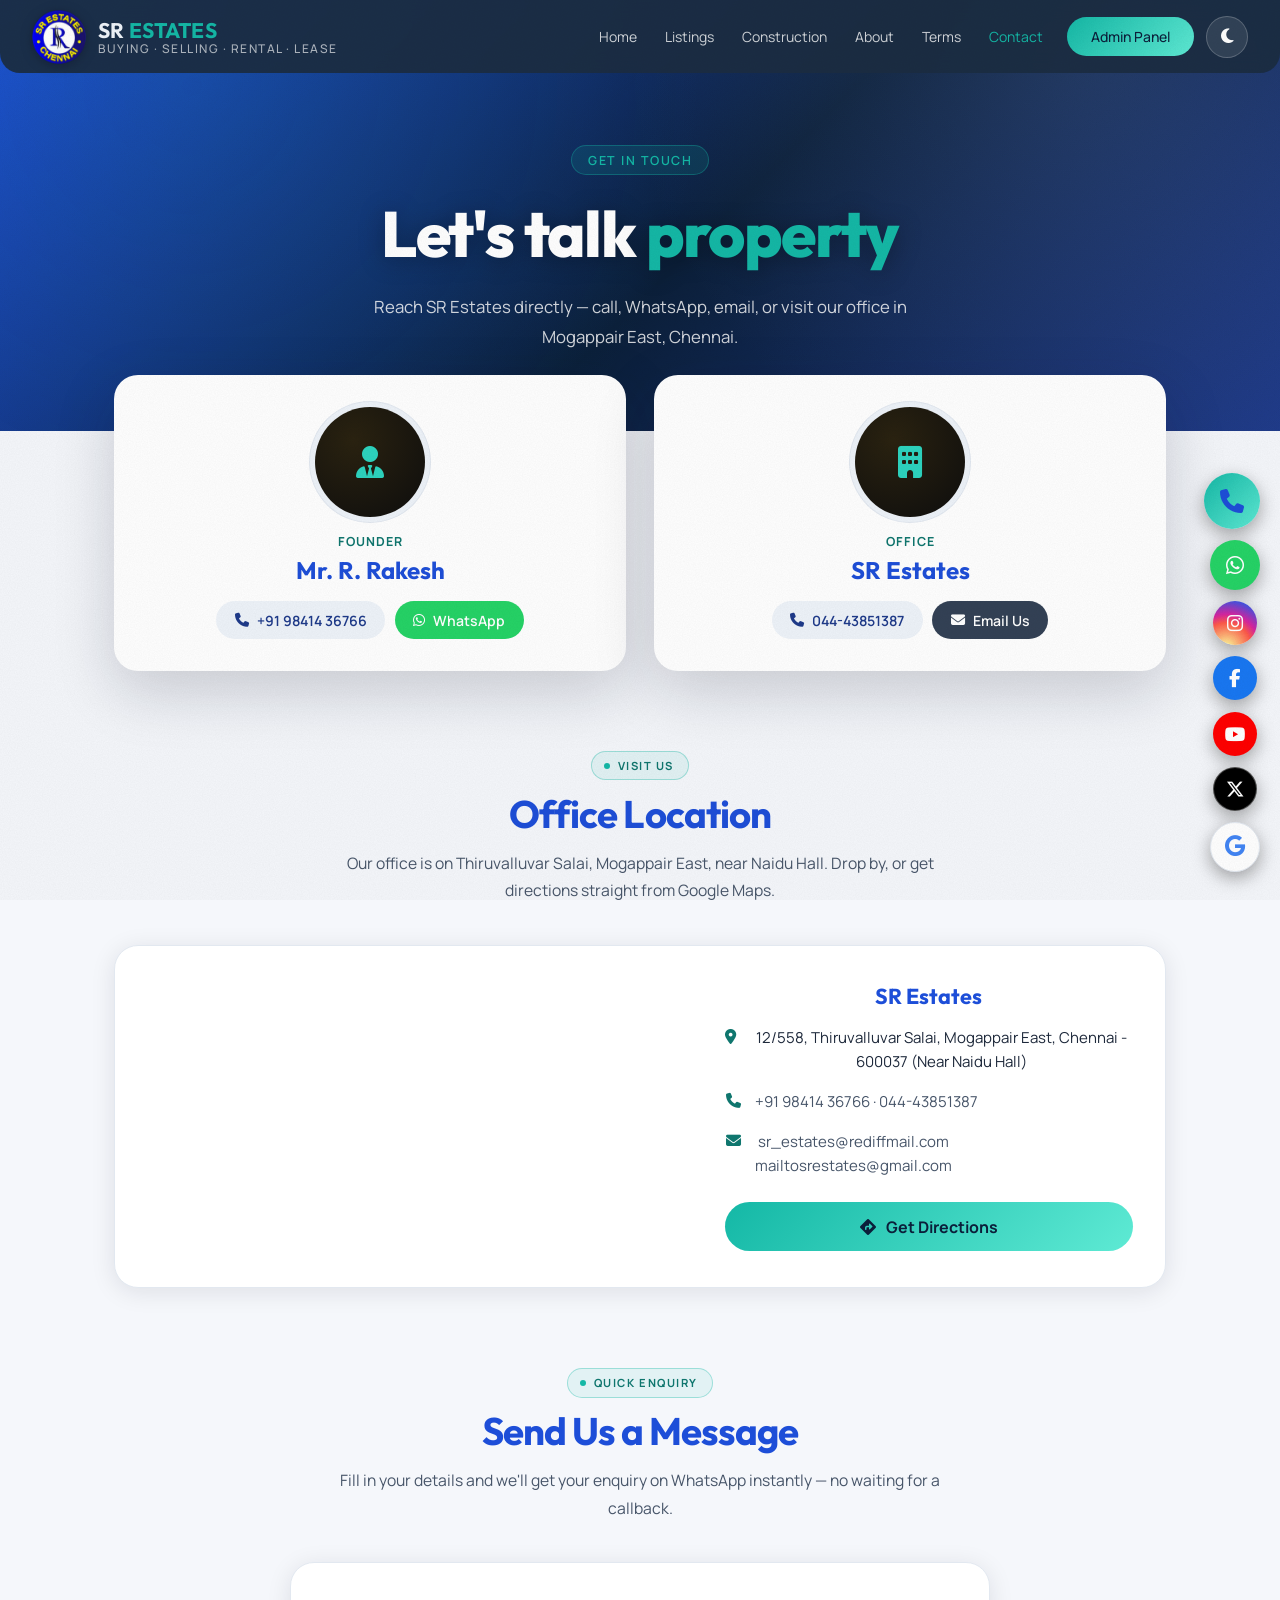
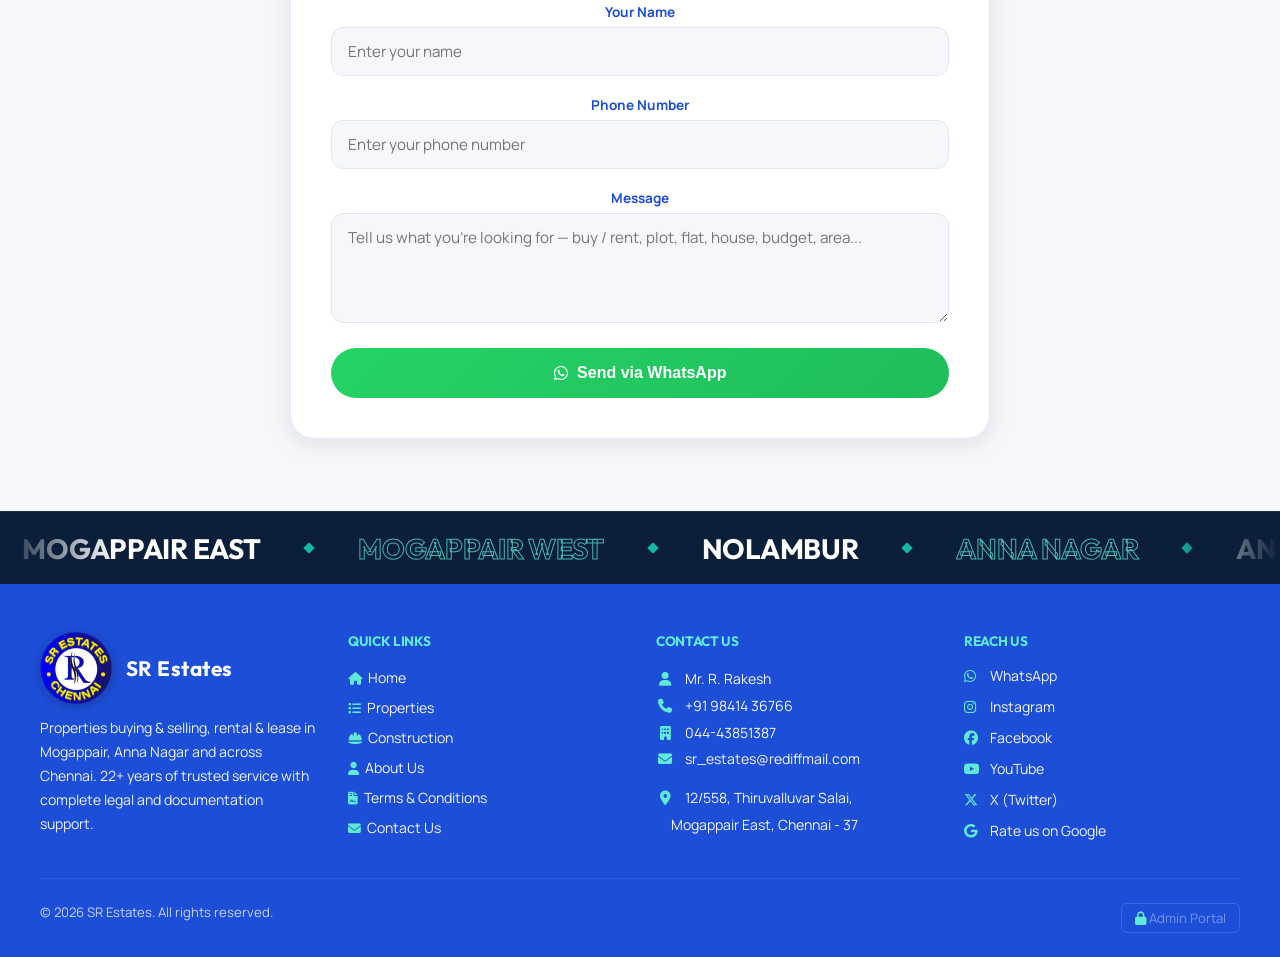
<file: contact.html>
<!DOCTYPE html>
<html lang="en">
<head>
<meta charset="UTF-8">
<meta name="viewport" content="width=device-width, initial-scale=1.0">
<title>Contact Us — SR Estates | Mogappair East, Chennai</title>
<meta name="description" content="Contact SR Estates, 12/558 Thiruvalluvar Salai, Mogappair East, Chennai - 37 (near Naidu Hall). Call +91 98414 36766, WhatsApp, or send an enquiry.">
<meta name="keywords" content="contact SR Estates, real estate office Mogappair East, Thiruvalluvar Salai Mogappair, property enquiry Chennai, real estate agent phone Mogappair, sell my property Mogappair, list property for rent Chennai, real estate near Anna Nagar, Mogappair, Mogappair East, Mogappair West, Nolambur, Anna Nagar, Anna Nagar West, Anna Nagar West Extension, Padi, Ambattur, Thirumangalam, Koyambedu, Maduravoyal, Valasaravakkam, Porur, Avadi, Thiruverkadu, Thirumullaivoyal, Villivakkam, Chennai">
<meta name="robots" content="index, follow, max-image-preview:large">
<link rel="canonical" href="https://srestates.in/contact.html">

<link rel="icon" type="image/png" href="logo.png">

<meta property="og:type" content="website">
<meta property="og:site_name" content="SR Estates">
<meta property="og:title" content="Contact Us — SR Estates | Mogappair East, Chennai">
<meta property="og:description" content="Contact SR Estates, 12/558 Thiruvalluvar Salai, Mogappair East, Chennai - 37 (near Naidu Hall). Call +91 98414 36766, WhatsApp, or send an enquiry.">
<meta property="og:image" content="https://srestates.in/logo.png">
<meta property="og:url" content="https://srestates.in/contact.html">
<meta name="twitter:card" content="summary_large_image">

<link href="https://cdnjs.cloudflare.com/ajax/libs/font-awesome/6.5.2/css/all.min.css" rel="stylesheet">
<link href="https://fonts.googleapis.com/css2?family=Outfit:wght@400;500;600;700;800;900&family=Manrope:wght@400;500;600;700;800&family=Noto+Sans:wght@600;700&display=swap" rel="stylesheet">
<style>
*{margin:0;padding:0;box-sizing:border-box}
:root{
  --forest:#1D4ED8;
  --forest-mid:#1E3A8A;
  --forest-light:#3B82F6;
  --sage:#0F766E;
  --mint:#EEF3F9;
  --gold:#14B8A6;
  --gold-light:#5EEAD4;
  --cream:#FFFFFF;
  --white:#FFFFFF;
  --smoke:#F5F7FB;
  --text:#1E293B;
  --muted:#475569;
  --border:#E2E8F0;
  --card-shadow:0 4px 24px rgba(15,23,42,0.10);
  --card-shadow-hover:0 12px 40px rgba(29,78,216,0.22);
}
body{font-family:'Manrope',sans-serif;background:var(--smoke);color:var(--text);min-height:100vh}

@keyframes fadeRise{from{opacity:0;transform:translateY(20px)}to{opacity:1;transform:translateY(0)}}
.animate-fade-rise{animation:fadeRise 0.8s ease-out both}
.animate-fade-rise-delay{animation:fadeRise 0.8s ease-out 0.15s both}
.animate-fade-rise-delay-2{animation:fadeRise 0.8s ease-out 0.3s both}
.reveal{animation:fadeRise 0.6s ease-out both}
@media(prefers-reduced-motion:reduce){
  .animate-fade-rise,.animate-fade-rise-delay,.animate-fade-rise-delay-2,.reveal{animation:none!important;opacity:1!important;transform:none!important}
}

/* ===== NAV (shared) ===== */
.about-hero{position:relative;background:linear-gradient(135deg,#1D4ED8 0%,#0B1F3A 55%,#1E3A8A 100%);padding-bottom:5rem}
.about-hero::after{content:'';position:absolute;inset:0;background:radial-gradient(circle at 15% 20%,rgba(20,184,166,0.10),transparent 45%),radial-gradient(circle at 85% 10%,rgba(134,166,212,0.16),transparent 40%);pointer-events:none}
.cinematic-nav{position:relative;z-index:50;padding:0.6rem 2rem;max-width:80rem;margin:0 auto;display:flex;justify-content:space-between;align-items:center;background:rgba(11,31,58,0.38);-webkit-backdrop-filter:blur(10px);backdrop-filter:blur(10px);border-radius:0 0 20px 20px}
.cinematic-logo{display:flex;align-items:center;gap:0.75rem;text-decoration:none;line-height:1}
.cinematic-logo-img{width:54px;height:54px;border-radius:14px;background:radial-gradient(circle at 35% 30%,rgba(232,239,252,0.22),rgba(11,31,58,0.4));box-shadow:0 3px 10px rgba(0,0,0,0.45),0 0 0 2.5px #14B8A6,0 0 0 3.5px rgba(11,31,58,0.55),inset 0 0 7px rgba(0,0,0,0.35);display:flex;align-items:center;justify-content:center;flex-shrink:0;overflow:hidden}
.cinematic-logo-img img{width:100%;height:100%;object-fit:contain;object-position:center;border-radius:10px}
.cinematic-logo-text{display:flex;flex-direction:column;gap:0.05rem}
.cinematic-logo-name{font-family:'Outfit','Noto Sans',sans-serif;font-size:1.32rem;font-weight:700;letter-spacing:0.3px;line-height:1.1;white-space:nowrap}
.cinematic-logo-name .nizhal{color:#EEF3F9}
.cinematic-logo-name .promoters{color:#14B8A6}
.cinematic-logo-sub{font-size:0.75rem;color:rgba(255,255,255,0.65);letter-spacing:1.5px;text-transform:uppercase;font-family:'Manrope',sans-serif;font-weight:500}
.cinematic-nav-links{display:flex;align-items:center;gap:0.25rem}
.cinematic-nav-link{font-family:'Manrope',sans-serif;font-size:0.875rem;font-weight:400;color:rgba(255,255,255,0.8);text-decoration:none;padding:0.4rem 0.75rem;border-radius:6px;transition:color 0.2s}
.cinematic-nav-link.active{color:#14B8A6}
.cinematic-nav-link:hover{color:#14B8A6}
.cinematic-nav-cta{font-family:'Manrope',sans-serif;font-size:0.875rem;font-weight:500;background:linear-gradient(135deg,#14B8A6,#5EEAD4);color:#FFFFFF;border:none;padding:0.625rem 1.5rem;border-radius:9999px;cursor:pointer;text-decoration:none;transition:transform 0.2s;display:inline-block;margin-left:0.5rem}
.cinematic-nav-cta:hover{transform:scale(1.03)}
.nav-hamburger{display:none;background:rgba(255,255,255,0.08);border:1px solid rgba(255,255,255,0.15);color:#fff;font-size:1.15rem;width:42px;height:42px;border-radius:10px;cursor:pointer;align-items:center;justify-content:center;flex-shrink:0}

.about-hero-body{position:relative;z-index:10;max-width:64rem;margin:0 auto;padding:4.5rem 1.5rem 0;text-align:center}
.about-eyebrow{display:inline-flex;align-items:center;gap:0.5rem;background:rgba(20,184,166,0.14);border:1px solid rgba(20,184,166,0.35);color:#14B8A6;border-radius:20px;padding:0.35rem 1rem;font-size:0.78rem;font-weight:600;letter-spacing:1.5px;text-transform:uppercase;margin-bottom:1.5rem}
.about-headline{font-family:'Outfit',sans-serif;font-size:clamp(2.3rem,6vw,4rem);font-weight:400;line-height:1.05;letter-spacing:-1.5px;color:#fff;text-shadow:0 2px 24px rgba(0,0,0,0.35)}
.about-headline span{color:#14B8A6;font-style:normal}
.about-sub{font-family:'Manrope',sans-serif;font-size:1.05rem;line-height:1.75;color:rgba(255,255,255,0.82);max-width:38rem;margin:1.5rem auto 0}

/* ===== CONTACT CARDS ===== */
.contact-cards-wrap{max-width:1100px;margin:-3.5rem auto 0;padding:0 1.5rem;position:relative;z-index:20;display:grid;grid-template-columns:1fr 1fr;gap:1.75rem}
@media(max-width:768px){.contact-cards-wrap{grid-template-columns:1fr}}
.person-card{background:#fff;border-radius:24px;box-shadow:0 20px 60px rgba(15,23,42,0.18);padding:2rem;text-align:center}
.person-avatar{width:110px;height:110px;border-radius:50%;margin:0 auto 1rem;display:flex;align-items:center;justify-content:center;background:radial-gradient(circle at 35% 30%,#2a2210,#0d0d0d);box-shadow:0 0 0 5px var(--mint),0 0 0 6px var(--border);overflow:hidden}
.person-avatar img{width:100%;height:100%;object-fit:cover;object-position:center 20%}
.person-role{color:var(--sage);font-size:0.78rem;font-weight:700;text-transform:uppercase;letter-spacing:1px;margin-bottom:0.3rem}
.person-name{font-family:'Outfit','Noto Sans',sans-serif;font-size:1.5rem;font-weight:700;color:var(--forest);margin-bottom:1rem}
.person-actions{display:flex;gap:0.6rem;justify-content:center;flex-wrap:wrap}
.person-btn{display:inline-flex;align-items:center;gap:0.5rem;text-decoration:none;font-weight:600;font-size:0.88rem;padding:0.6rem 1.15rem;border-radius:20px;transition:all 0.2s}
.person-btn.call{background:var(--mint);color:var(--forest-mid)}
.person-btn.call:hover{background:var(--forest-mid);color:#fff}
.person-btn.wa{background:#25D366;color:#fff}
.person-btn.wa:hover{filter:brightness(0.92)}
.person-note{color:var(--muted);font-size:0.85rem;margin-top:0.9rem;line-height:1.6}

/* ===== SECTION TITLES (shared) ===== */
.about-section{max-width:1100px;margin:5rem auto 0;padding:0 1.5rem}
.about-section-eyebrow{color:var(--sage);font-size:0.8rem;font-weight:700;text-transform:uppercase;letter-spacing:1.5px;text-align:center;margin-bottom:0.6rem}
.about-section-title{font-family:'Outfit','Noto Sans',sans-serif;font-size:clamp(1.7rem,3.5vw,2.4rem);color:var(--forest);text-align:center;margin-bottom:0.75rem}
.about-section-desc{color:var(--muted);text-align:center;max-width:40rem;margin:0 auto 2.5rem;line-height:1.75;font-size:0.98rem}

/* ===== MAP + OFFICE ===== */
.map-wrap{max-width:1100px;margin:0 auto;background:#fff;border:1px solid var(--border);border-radius:24px;box-shadow:var(--card-shadow);overflow:hidden;display:grid;grid-template-columns:1.1fr 0.9fr}
@media(max-width:800px){.map-wrap{grid-template-columns:1fr}}
.map-embed{width:100%;height:100%;min-height:340px;border:0;display:block}
.map-info{padding:2.25rem 2rem;display:flex;flex-direction:column;justify-content:center;gap:1rem}
.map-info-title{font-family:'Outfit','Noto Sans',sans-serif;font-size:1.35rem;color:var(--forest);font-weight:700}
.map-info-row{display:flex;align-items:flex-start;gap:0.75rem;color:var(--muted);font-size:0.94rem;line-height:1.6}
.map-info-row i{color:var(--sage);margin-top:0.2rem;width:18px}
.directions-btn{display:inline-flex;align-items:center;gap:0.6rem;justify-content:center;background:linear-gradient(135deg,var(--gold),var(--gold-light));color:var(--forest);font-weight:700;padding:0.85rem 1.5rem;border-radius:9999px;text-decoration:none;margin-top:0.5rem;transition:transform 0.2s}
.directions-btn:hover{transform:scale(1.03)}

/* ===== ENQUIRY FORM ===== */
.enquiry-wrap{max-width:700px;margin:0 auto;background:#fff;border:1px solid var(--border);border-radius:24px;box-shadow:var(--card-shadow);padding:2.5rem}
@media(max-width:600px){.enquiry-wrap{padding:1.75rem 1.25rem}}
.form-group{margin-bottom:1.25rem}
.form-label{display:block;font-size:0.85rem;font-weight:700;color:var(--forest);margin-bottom:0.4rem}
.form-input,.form-textarea{width:100%;padding:0.8rem 1rem;border:1px solid var(--border);border-radius:12px;font-family:'Manrope',sans-serif;font-size:0.95rem;color:var(--text);background:var(--smoke);transition:border-color 0.2s}
.form-input:focus,.form-textarea:focus{outline:none;border-color:var(--sage)}
.form-textarea{resize:vertical;min-height:110px}
.form-submit{width:100%;background:linear-gradient(135deg,#25D366,#1EBE5A);color:#fff;border:none;padding:1rem;border-radius:9999px;font-weight:700;font-size:1rem;cursor:pointer;display:flex;align-items:center;justify-content:center;gap:0.6rem;transition:transform 0.2s}
.form-submit:hover{transform:scale(1.02)}

/* ===== FOOTER (shared) ===== */
footer{background:var(--forest);padding:3rem 2rem 1.5rem;margin-top:5rem}
.footer-inner{max-width:1200px;margin:0 auto;display:grid;grid-template-columns:repeat(auto-fit,minmax(220px,1fr));gap:2rem;margin-bottom:2rem}
.logo{display:flex;align-items:center;gap:0.85rem}
.logo-img{width:72px;height:72px;border-radius:16px;background:radial-gradient(circle at 35% 30%,rgba(232,239,252,0.2),rgba(11,31,58,0.38));display:flex;align-items:center;justify-content:center;overflow:hidden;box-shadow:0 3px 10px rgba(0,0,0,0.4),0 0 0 2.5px #14B8A6,0 0 0 3.75px rgba(11,31,58,0.5),inset 0 0 8px rgba(0,0,0,0.3);padding:5px}
.logo-img img{width:100%;height:100%;object-fit:contain;object-position:center;border-radius:12px}
.logo-name{font-family:'Outfit','Noto Sans',sans-serif;font-size:1.3rem;font-weight:700;color:var(--white);letter-spacing:0.5px}
.footer-brand p{color:rgba(255,255,255,0.5);font-size:0.88rem;line-height:1.7;margin-top:0.75rem}
.footer-title{color:#14B8A6;font-size:0.85rem;font-weight:700;letter-spacing:1px;text-transform:uppercase;margin-bottom:1rem}
.footer-links{list-style:none}
.footer-links li{margin-bottom:0.5rem}
.footer-links a{color:rgba(255,255,255,0.6);text-decoration:none;font-size:0.88rem;transition:color 0.2s}
.footer-links a:hover{color:var(--sage)}
.footer-contact p{color:rgba(255,255,255,0.6);font-size:0.88rem;line-height:1.9}
.footer-contact i{color:var(--sage);margin-right:0.5rem}
.footer-copy{color:rgba(255,255,255,0.35);font-size:0.82rem}
.footer-admin-link{color:rgba(255,255,255,0.4);font-size:0.82rem;text-decoration:none;padding:0.3rem 0.8rem;border:1px solid rgba(255,255,255,0.15);border-radius:6px;transition:all 0.2s}
.footer-admin-link:hover{color:#14B8A6;border-color:#14B8A6}

/* ===== FLOATING ACTION BUTTONS (shared) ===== */
.fab-container{position:fixed;bottom:1.75rem;left:1.25rem;z-index:9000;display:flex;flex-direction:column-reverse;align-items:flex-start;gap:0.7rem}
.fab-item{display:flex;align-items:center;justify-content:center;width:50px;height:50px;border-radius:50%;color:#fff;font-size:1.3rem;text-decoration:none;box-shadow:0 6px 18px rgba(0,0,0,0.35);transition:transform 0.25s ease,box-shadow 0.25s ease;opacity:0;transform:translateY(15px) scale(0.6);animation:fabIn 0.4s ease forwards;will-change:opacity,transform}
.fab-item:hover{transform:scale(1.12);box-shadow:0 8px 22px rgba(0,0,0,0.45)}
.fab-call{background:linear-gradient(135deg,var(--gold),var(--gold-light));color:var(--forest);width:56px;height:56px;font-size:1.5rem;order:5}
.fab-whatsapp{background:#25D366;animation-delay:0.05s}
.fab-instagram{background:radial-gradient(circle at 30% 107%,#fdf497 0%,#fdf497 5%,#fd5949 45%,#d6249f 60%,#0F766E 90%);animation-delay:0.15s}
.fab-item.fab-instagram{border:none;font:inherit;padding:0;cursor:pointer;outline:none}
.fab-insta-wrap{position:relative}
.insta-chooser{display:none;position:absolute;left:0;bottom:calc(100% + 0.6rem);background:rgba(11,31,58,0.97);-webkit-backdrop-filter:blur(12px);backdrop-filter:blur(12px);border:1px solid rgba(20,184,166,0.35);border-radius:14px;padding:0.6rem;min-width:210px;box-shadow:0 14px 34px rgba(0,0,0,0.45);z-index:9500}
.insta-chooser.open{display:block}
.insta-chooser-title{color:#14B8A6;font-size:0.7rem;font-weight:700;text-transform:uppercase;letter-spacing:0.6px;padding:0.2rem 0.5rem 0.5rem;font-family:'Manrope',sans-serif}
.insta-chooser-item{display:flex;align-items:center;gap:0.6rem;padding:0.55rem 0.6rem;border-radius:9px;color:#fff;text-decoration:none;font-size:0.85rem;font-family:'Manrope',sans-serif;transition:background 0.15s}
.insta-chooser-item:hover{background:rgba(255,255,255,0.08)}
.insta-chooser-item i{width:26px;height:26px;border-radius:50%;flex-shrink:0;display:flex;align-items:center;justify-content:center;font-size:0.85rem;color:#fff;background:radial-gradient(circle at 30% 107%,#fdf497 0%,#fdf497 5%,#fd5949 45%,#d6249f 60%,#0F766E 90%)}
@keyframes fabIn{to{opacity:1;transform:translateY(0) scale(1)}}

@media(max-width:768px){
  .cinematic-nav{flex-wrap:nowrap;padding:0.6rem 1.25rem;position:relative}
  .cinematic-logo-name{font-size:1.02rem;white-space:normal}
  .cinematic-logo-sub{font-size:0.62rem}
  .nav-hamburger{display:flex}
  .cinematic-nav-links{display:none;position:absolute;top:100%;left:0.75rem;right:0.75rem;flex-direction:column;align-items:stretch;gap:0.35rem;background:rgba(11,31,58,0.96);-webkit-backdrop-filter:blur(14px);backdrop-filter:blur(14px);padding:1rem 1rem 1.15rem;border-radius:16px;box-shadow:0 16px 34px rgba(0,0,0,0.45);margin-top:0.6rem;z-index:30}
  .cinematic-nav-links.open{display:flex}
  .cinematic-nav-link{width:100%;text-align:center;padding:0.65rem 0.75rem;border-radius:8px}
  .cinematic-nav-link:hover,.cinematic-nav-link.active{background:rgba(255,255,255,0.08)}
  .cinematic-nav-cta{width:100%;text-align:center;margin-left:0;margin-top:0.25rem}
  .fab-container{bottom:1.25rem;left:0.85rem;gap:0.55rem}
  .fab-item{width:44px;height:44px;font-size:1.15rem}
  .fab-call{width:50px;height:50px;font-size:1.3rem}
}

/* ── SR ESTATES THEME: logo shown on its own (no box / ring) ── */
.cinematic-logo-img,.logo-img,.login-badge,.admin-badge{background:none!important;box-shadow:none!important;border:none!important;border-radius:50%!important;padding:0!important;overflow:visible!important}
.cinematic-logo-img img,.logo-img img,.login-badge img,.admin-badge img{border-radius:0!important;object-fit:contain!important;filter:drop-shadow(0 2px 6px rgba(0,0,0,0.25))}

/* ── Glitter Blue + Orange: dark text on orange buttons, deeper orange for small text on white ── */
.cinematic-nav-cta,.cinematic-cta,.about-cta-btn,.directions-btn,.btn-login,.btn-save,.btn-add:not([style]){color:#0B1F3A!important}
.cinematic-nav-cta:hover,.cinematic-cta:hover,.about-cta-btn:hover{color:#0B1F3A!important}
.sec-eyebrow,.about-section-eyebrow,.areas-served-eyebrow,.founder-story-role,.person-role{color:#0F766E!important}

/* floating buttons on the right + Google review */
.fab-container{left:auto!important;right:1.25rem;align-items:flex-end!important}
.fab-insta-wrap .insta-chooser{left:auto!important;right:0!important}
.fab-google{background:#fff!important;color:#4285F4!important;border:1px solid #E2E8F0;font-size:1.35rem!important}
.fab-google:hover{box-shadow:0 8px 24px rgba(66,133,244,0.35)!important}
.fab-google .fab-tip{position:absolute;right:calc(100% + 10px);top:50%;transform:translateY(-50%);background:#0B1F3A;color:#fff;font-size:0.75rem;font-weight:600;white-space:nowrap;padding:0.3rem 0.6rem;border-radius:6px;opacity:0;pointer-events:none;transition:opacity 0.2s;font-family:'Manrope',sans-serif}
.fab-google:hover .fab-tip{opacity:1}
.fab-google{position:relative}
@media(max-width:768px){.fab-container{right:0.85rem}}
/* hero contact badge moves to the left so it doesn't sit under the floating buttons */
@media(min-width:769px){.founder-badge{right:auto!important;left:2rem!important}}

/* ── brighter words: footer + hero ── */
footer .footer-brand p{color:rgba(255,255,255,0.92)!important}
footer .footer-links a,footer .footer-contact p,footer .footer-contact a{color:rgba(255,255,255,0.95)!important}
footer .footer-links a:hover{color:#5EEAD4!important}
footer a[style*="rgba(255,255,255,0.6)"]{color:rgba(255,255,255,0.95)!important}
footer .footer-title{color:#5EEAD4!important}
footer .footer-copy{color:rgba(255,255,255,0.75)!important}
footer i{opacity:1!important}
</style>
<script>try{if(localStorage.getItem('srTheme')==='dark')document.documentElement.setAttribute('data-theme','dark')}catch(e){}</script>
<link rel="stylesheet" href="sr-premium.css?v=8">
<link rel="icon" href="/favicon.ico" sizes="48x48">
<link rel="icon" type="image/png" sizes="32x32" href="/favicon-32x32.png">
<link rel="icon" type="image/png" sizes="16x16" href="/favicon-16x16.png">
<link rel="apple-touch-icon" sizes="180x180" href="/apple-touch-icon.png">
<link rel="manifest" href="/site.webmanifest">
<meta name="theme-color" content="#1B2D42">
<meta name="author" content="SR Estates">
<meta name="geo.region" content="IN-TN">
<meta name="geo.placename" content="Mogappair East, Chennai">
<meta name="geo.position" content="13.0833064;80.179889">
<meta name="ICBM" content="13.0833064, 80.179889">
<meta property="og:site_name" content="SR Estates">
<meta property="og:locale" content="en_IN">
<meta name="twitter:title" content="Contact Us — SR Estates | Mogappair East, Chennai">
<meta name="twitter:description" content="Contact SR Estates, 12/558 Thiruvalluvar Salai, Mogappair East, Chennai - 37 (near Naidu Hall). Call +91 98414 36766, WhatsApp, or send an enquiry.">
<meta name="twitter:image" content="https://srestates.in/logo.png">
<script type="application/ld+json">
{
 "@context": "https://schema.org",
 "@type": "BreadcrumbList",
 "itemListElement": [
  {
   "@type": "ListItem",
   "position": 1,
   "name": "Home",
   "item": "https://srestates.in/"
  },
  {
   "@type": "ListItem",
   "position": 2,
   "name": "Contact Us",
   "item": "https://srestates.in/contact.html"
  }
 ]
}
</script>
<script type="application/ld+json">
{
 "@context": "https://schema.org",
 "@type": "RealEstateAgent",
 "@id": "https://srestates.in/#business",
 "name": "SR Estates",
 "alternateName": "SR Estates Mogappair",
 "description": "Real estate agents in Mogappair, Chennai for 22+ years: plots, individual houses, flats and commercial property for sale, rent and lease, plus home construction, legal opinion, documentation, registration and approvals.",
 "url": "https://srestates.in/",
 "logo": "https://srestates.in/android-chrome-512x512.png",
 "image": "https://srestates.in/logo.png",
 "telephone": "+91-98414-36766",
 "email": "sr_estates@rediffmail.com",
 "priceRange": "₹₹",
 "address": {
  "@type": "PostalAddress",
  "streetAddress": "12/558, Thiruvalluvar Salai, Mogappair East (Near Naidu Hall)",
  "addressLocality": "Chennai",
  "postalCode": "600037",
  "addressRegion": "Tamil Nadu",
  "addressCountry": "IN"
 },
 "geo": {
  "@type": "GeoCoordinates",
  "latitude": 13.0833064,
  "longitude": 80.179889
 },
 "hasMap": "https://maps.google.com/?cid=4129508319481456466",
 "founder": {
  "@type": "Person",
  "name": "R. Rakesh"
 },
 "contactPoint": [
  {
   "@type": "ContactPoint",
   "telephone": "+91-98414-36766",
   "contactType": "sales",
   "areaServed": "IN",
   "availableLanguage": [
    "English",
    "Tamil"
   ]
  },
  {
   "@type": "ContactPoint",
   "telephone": "+91-44-43851387",
   "contactType": "customer service"
  }
 ],
 "areaServed": [
  {
   "@type": "Place",
   "name": "Mogappair, Chennai"
  },
  {
   "@type": "Place",
   "name": "Mogappair East, Chennai"
  },
  {
   "@type": "Place",
   "name": "Mogappair West, Chennai"
  },
  {
   "@type": "Place",
   "name": "Nolambur, Chennai"
  },
  {
   "@type": "Place",
   "name": "Anna Nagar, Chennai"
  },
  {
   "@type": "Place",
   "name": "Anna Nagar West, Chennai"
  },
  {
   "@type": "Place",
   "name": "Anna Nagar West Extension, Chennai"
  },
  {
   "@type": "Place",
   "name": "Padi, Chennai"
  },
  {
   "@type": "Place",
   "name": "Ambattur, Chennai"
  },
  {
   "@type": "Place",
   "name": "Thirumangalam, Chennai"
  },
  {
   "@type": "Place",
   "name": "Koyambedu, Chennai"
  },
  {
   "@type": "Place",
   "name": "Maduravoyal, Chennai"
  },
  {
   "@type": "Place",
   "name": "Valasaravakkam, Chennai"
  },
  {
   "@type": "Place",
   "name": "Porur, Chennai"
  },
  {
   "@type": "Place",
   "name": "Avadi, Chennai"
  },
  {
   "@type": "Place",
   "name": "Thiruverkadu, Chennai"
  },
  {
   "@type": "Place",
   "name": "Thirumullaivoyal, Chennai"
  },
  {
   "@type": "Place",
   "name": "Villivakkam, Chennai"
  },
  {
   "@type": "Place",
   "name": "Chennai"
  }
 ],
 "knowsAbout": [
  "Plots for sale",
  "Individual houses for sale",
  "Flats and apartments for sale",
  "Houses for rent",
  "Commercial property",
  "Property lease",
  "Home construction",
  "Property legal opinion",
  "Property registration"
 ],
 "sameAs": [
  "https://www.instagram.com/srestates_75/",
  "https://www.facebook.com/srestates.rakesh/",
  "https://youtube.com/@srestates6947",
  "https://twitter.com/srestates_sr"
 ]
}
</script>
</head>
<body>

<!-- CONTACT HERO -->
<div class="about-hero">
  <nav class="cinematic-nav">
    <a href="index.html" class="cinematic-logo">
      <div class="cinematic-logo-img">
        <img src="logo.png" alt="SR Estates Logo" onerror="this.parentElement.innerHTML='<span style=\'font-family:Outfit,sans-serif;font-weight:900;color:#1D4ED8;font-size:1.1rem\'>SR</span>'">
      </div>
      <div class="cinematic-logo-text">
        <div class="cinematic-logo-name"><span class="nizhal">SR</span> <span class="promoters">ESTATES</span></div>
        <div class="cinematic-logo-sub">Buying · Selling · Rental · Lease</div>
      </div>
    </a>
    <button class="nav-hamburger" id="navHamburgerBtn" onclick="toggleMobileNav()" aria-label="Toggle menu" aria-expanded="false" aria-controls="navLinksMenu">
      <i class="fas fa-bars" id="hamburgerIconBars"></i>
      <i class="fas fa-times" id="hamburgerIconClose" style="display:none"></i>
    </button>
    <div class="cinematic-nav-links" id="navLinksMenu">
      <a href="index.html" class="cinematic-nav-link" onclick="closeMobileNav()">Home</a>
      <a href="index.html#listings" class="cinematic-nav-link" onclick="closeMobileNav()">Listings</a>
      <a href="construction.html" class="cinematic-nav-link" onclick="closeMobileNav()">Construction</a>
      <a href="about.html" class="cinematic-nav-link" onclick="closeMobileNav()">About</a>
      <a href="terms.html" class="cinematic-nav-link" onclick="closeMobileNav()">Terms</a>
      <a href="contact.html" class="cinematic-nav-link active" onclick="closeMobileNav()">Contact</a>
      <a href="admin.html" class="cinematic-nav-cta" onclick="closeMobileNav()">Admin Panel</a>
    </div>
  </nav>

  <div class="about-hero-body">
    <span class="about-eyebrow animate-fade-rise">Get In Touch</span>
    <h1 class="about-headline animate-fade-rise-delay">Let's talk <span>property</span></h1>
    <p class="about-sub animate-fade-rise-delay-2">Reach SR Estates directly — call, WhatsApp, email, or visit our office in Mogappair East, Chennai.</p>
  </div>
</div>

<!-- CONTACT CARDS -->
<div class="contact-cards-wrap">
  <div class="person-card reveal">
    <div class="person-avatar"><img src="https://res.cloudinary.com/vofzzvhe/image/upload/c_fill,g_face,w_240,h_240,f_auto,q_auto/v1793463521/Professional_Navy_Suit_Portrait.png" alt="Mr. R. Rakesh — Founder, SR Estates" loading="lazy" onerror="var p=this.parentElement;p.style.display='flex';p.style.alignItems='center';p.style.justifyContent='center';p.innerHTML='<i class=\'fas fa-user-tie\' style=\'font-size:2rem;color:#2DD4BF\'></i>'"></div>
    <div class="person-role">Founder</div>
    <div class="person-name">Mr. R. Rakesh</div>
    <div class="person-actions">
      <a href="tel:+919841436766" class="person-btn call"><i class="fas fa-phone"></i> +91 98414 36766</a>
      <a href="https://wa.me/919841436766?text=Hello%20Mr.%20Rakesh%2C%20I%20would%20like%20to%20enquire%20about%20a%20property." target="_blank" rel="noopener" class="person-btn wa"><i class="fab fa-whatsapp"></i> WhatsApp</a>
    </div>
  </div>
  <div class="person-card reveal">
    <div class="person-avatar" style="display:flex;align-items:center;justify-content:center"><i class="fas fa-building" style="font-size:2rem;color:#2DD4BF"></i></div>
    <div class="person-role">Office</div>
    <div class="person-name">SR Estates</div>
    <div class="person-actions">
      <a href="tel:+914443851387" class="person-btn call"><i class="fas fa-phone"></i> 044-43851387</a>
      <a href="mailto:mailtosrestates@gmail.com" class="person-btn wa" style="background:#334155"><i class="fas fa-envelope"></i> Email Us</a>
    </div>
  </div>
</div>

<!-- OFFICE LOCATION -->
<div class="about-section">
  <div class="about-section-eyebrow">Visit Us</div>
  <h2 class="about-section-title">Office Location</h2>
  <p class="about-section-desc">Our office is on Thiruvalluvar Salai, Mogappair East, near Naidu Hall. Drop by, or get directions straight from Google Maps.</p>
  <div class="map-wrap reveal">
    <iframe class="map-embed" src="https://maps.google.com/maps?q=SR+ESTATES,+Mogappair+East,+Chennai&amp;ll=13.0833064,80.179889&amp;z=17&amp;output=embed" allowfullscreen="" loading="lazy" referrerpolicy="no-referrer-when-downgrade" title="SR Estates office location"></iframe>
    <div class="map-info">
      <div class="map-info-title">SR Estates</div>
      <a class="map-info-row" href="https://www.google.com/maps/place/SR+ESTATES/@13.0840454,80.1793207,17.74z/data=!4m16!1m9!3m8!1s0x3a5263fc68bae52d:0x394ef5efffb66752!2sSR+ESTATES!8m2!3d13.0833064!4d80.179889!9m1!1b1!16s%2Fg%2F11cly7x7mn!3m5!1s0x3a5263fc68bae52d:0x394ef5efffb66752!8m2!3d13.0833064!4d80.179889!16s%2Fg%2F11cly7x7mn?hl=en" target="_blank" rel="noopener" style="color:inherit;text-decoration:none" title="Open SR Estates on Google Maps"><i class="fas fa-map-marker-alt"></i> 12/558, Thiruvalluvar Salai, Mogappair East, Chennai - 600037 (Near Naidu Hall)</a>
      <div class="map-info-row"><i class="fas fa-phone"></i> +91 98414 36766 · 044-43851387</div>
      <div class="map-info-row"><i class="fas fa-envelope"></i> sr_estates@rediffmail.com<br>mailtosrestates@gmail.com</div>
      <a href="https://www.google.com/maps/dir/?api=1&amp;destination=13.0833064,80.179889" target="_blank" rel="noopener" class="directions-btn"><i class="fas fa-diamond-turn-right"></i> Get Directions</a>
    </div>
  </div>
</div>

<!-- ENQUIRY FORM -->
<div class="about-section">
  <div class="about-section-eyebrow">Quick Enquiry</div>
  <h2 class="about-section-title">Send Us a Message</h2>
  <p class="about-section-desc">Fill in your details and we'll get your enquiry on WhatsApp instantly — no waiting for a callback.</p>
  <div class="enquiry-wrap reveal">
    <form id="enquiryForm">
      <div class="form-group">
        <label class="form-label" for="cName">Your Name</label>
        <input type="text" id="cName" class="form-input" placeholder="Enter your name" required>
      </div>
      <div class="form-group">
        <label class="form-label" for="cPhone">Phone Number</label>
        <input type="tel" id="cPhone" class="form-input" placeholder="Enter your phone number" required>
      </div>
      <div class="form-group">
        <label class="form-label" for="cMessage">Message</label>
        <textarea id="cMessage" class="form-textarea" placeholder="Tell us what you're looking for — buy / rent, plot, flat, house, budget, area..."></textarea>
      </div>
      <button type="submit" class="form-submit"><i class="fab fa-whatsapp"></i> Send via WhatsApp</button>
    </form>
  </div>
</div>

<!-- FOOTER -->
<footer id="contact">
  <div class="footer-inner">
    <div class="footer-brand">
      <div class="logo" style="margin-bottom:0.75rem">
        <div class="logo-img">
          <img src="logo.png" alt="SR Estates logo" onerror="this.parentElement.innerHTML='<span style=\'font-family:Outfit,sans-serif;font-weight:900;color:white;font-size:1.1rem\'>SR</span>'">
        </div>
        <div class="logo-name">SR Estates</div>
      </div>
      <p>Properties buying &amp; selling, rental &amp; lease in Mogappair, Anna Nagar and across Chennai. 22+ years of trusted service with complete legal and documentation support.</p>
    </div>
    <div>
      <div class="footer-title">Quick Links</div>
      <ul class="footer-links">
        <li><a href="index.html"><i class="fas fa-home" style="margin-right:0.4rem;font-size:0.8rem"></i>Home</a></li>
        <li><a href="index.html#listings"><i class="fas fa-list" style="margin-right:0.4rem;font-size:0.8rem"></i>Properties</a></li>
        <li><a href="construction.html"><i class="fas fa-hard-hat" style="margin-right:0.4rem;font-size:0.8rem"></i>Construction</a></li>
        <li><a href="about.html"><i class="fas fa-user" style="margin-right:0.4rem;font-size:0.8rem"></i>About Us</a></li>
        <li><a href="terms.html"><i class="fas fa-file-contract" style="margin-right:0.4rem;font-size:0.8rem"></i>Terms &amp; Conditions</a></li>
        <li><a href="contact.html"><i class="fas fa-envelope" style="margin-right:0.4rem;font-size:0.8rem"></i>Contact Us</a></li>
      </ul>
    </div>
    <div class="footer-contact">
      <div class="footer-title">Contact Us</div>
      <p><i class="fas fa-user"></i> Mr. R. Rakesh</p>
      <p><i class="fas fa-phone"></i> <a href="tel:+919841436766" style="color:inherit;text-decoration:none">+91 98414 36766</a></p>
      <p><i class="fas fa-building"></i> <a href="tel:+914443851387" style="color:inherit;text-decoration:none">044-43851387</a></p>
      <p><i class="fas fa-envelope"></i> <a href="mailto:sr_estates@rediffmail.com" style="color:inherit;text-decoration:none">sr_estates@rediffmail.com</a></p>
      <p style="margin-top:0.75rem"><a href="https://www.google.com/maps/place/SR+ESTATES/@13.0840454,80.1793207,17.74z/data=!4m16!1m9!3m8!1s0x3a5263fc68bae52d:0x394ef5efffb66752!2sSR+ESTATES!8m2!3d13.0833064!4d80.179889!9m1!1b1!16s%2Fg%2F11cly7x7mn!3m5!1s0x3a5263fc68bae52d:0x394ef5efffb66752!8m2!3d13.0833064!4d80.179889!16s%2Fg%2F11cly7x7mn?hl=en" target="_blank" rel="noopener" style="color:inherit;text-decoration:none" title="Open on Google Maps"><i class="fas fa-map-marker-alt"></i> 12/558, Thiruvalluvar Salai,<br>&nbsp;&nbsp;&nbsp;&nbsp;&nbsp;Mogappair East, Chennai - 37</a></p>
    </div>
    <div>
      <div class="footer-title">Reach Us</div>
      <div style="display:flex;flex-direction:column;gap:0.75rem">
        <a href="https://wa.me/919841436766?text=Hello%20SR%20Estates%2C%20I%20would%20like%20to%20enquire%20about%20your%20properties." target="_blank" rel="noopener" style="color:rgba(255,255,255,0.6);text-decoration:none;font-size:0.88rem;display:flex;align-items:center;gap:0.5rem;transition:color 0.2s" onmouseover="this.style.color='#25D366'" onmouseout="this.style.color='rgba(255,255,255,0.6)'">
          <i class="fab fa-whatsapp" style="width:18px"></i> WhatsApp
        </a>
        <a href="https://www.instagram.com/srestates_75/" target="_blank" rel="noopener" style="color:rgba(255,255,255,0.6);text-decoration:none;font-size:0.88rem;display:flex;align-items:center;gap:0.5rem;transition:color 0.2s" onmouseover="this.style.color='#E1306C'" onmouseout="this.style.color='rgba(255,255,255,0.6)'">
          <i class="fab fa-instagram" style="width:18px"></i> Instagram
        </a>
        <a href="https://www.facebook.com/srestates.rakesh/" target="_blank" rel="noopener" style="color:rgba(255,255,255,0.6);text-decoration:none;font-size:0.88rem;display:flex;align-items:center;gap:0.5rem;transition:color 0.2s" onmouseover="this.style.color='#1877F2'" onmouseout="this.style.color='rgba(255,255,255,0.6)'">
          <i class="fab fa-facebook" style="width:18px"></i> Facebook
        </a>
        <a href="https://youtube.com/@srestates6947" target="_blank" rel="noopener" style="color:rgba(255,255,255,0.6);text-decoration:none;font-size:0.88rem;display:flex;align-items:center;gap:0.5rem;transition:color 0.2s" onmouseover="this.style.color='#FF0000'" onmouseout="this.style.color='rgba(255,255,255,0.6)'">
          <i class="fab fa-youtube" style="width:18px"></i> YouTube
        </a>
        <a href="https://twitter.com/srestates_sr" target="_blank" rel="noopener" style="color:rgba(255,255,255,0.6);text-decoration:none;font-size:0.88rem;display:flex;align-items:center;gap:0.5rem;transition:color 0.2s" onmouseover="this.style.color='#ffffff'" onmouseout="this.style.color='rgba(255,255,255,0.6)'">
          <i class="fab fa-x-twitter" style="width:18px"></i> X (Twitter)
        </a>
        <a href="https://www.google.com/maps/place/SR+ESTATES/@13.0832969,80.1798589,17z/data=!4m18!1m9!3m8!1s0x3a5263fc68bae52d:0x394ef5efffb66752!2sSR+ESTATES!8m2!3d13.0833064!4d80.179889!9m1!1b1!16s%2Fg%2F11cly7x7mn!3m7!1s0x3a5263fc68bae52d:0x394ef5efffb66752!8m2!3d13.0833064!4d80.179889!9m1!1b1!16s%2Fg%2F11cly7x7mn?hl=en" target="_blank" rel="noopener" style="color:rgba(255,255,255,0.6);text-decoration:none;font-size:0.88rem;display:flex;align-items:center;gap:0.5rem;transition:color 0.2s" onmouseover="this.style.color='#FBBC05'" onmouseout="this.style.color='rgba(255,255,255,0.6)'">
          <i class="fab fa-google" style="width:18px"></i> Rate us on Google
        </a>
      </div>
    </div>
  </div>
  <div style="max-width:1200px;margin:0 auto;padding-top:1.5rem;border-top:1px solid rgba(255,255,255,0.08);display:flex;justify-content:space-between;flex-wrap:wrap;gap:1rem">
    <span class="footer-copy">© 2026 SR Estates. All rights reserved.</span>
    <a href="admin.html" class="footer-admin-link"><i class="fas fa-lock"></i> Admin Portal</a>
  </div>
</footer>

<!-- FLOATING ACTION BUTTONS -->
<div class="fab-container">
  <a class="fab-item fab-google" href="https://www.google.com/maps/place/SR+ESTATES/@13.0832969,80.1798589,17z/data=!4m18!1m9!3m8!1s0x3a5263fc68bae52d:0x394ef5efffb66752!2sSR+ESTATES!8m2!3d13.0833064!4d80.179889!9m1!1b1!16s%2Fg%2F11cly7x7mn!3m7!1s0x3a5263fc68bae52d:0x394ef5efffb66752!8m2!3d13.0833064!4d80.179889!9m1!1b1!16s%2Fg%2F11cly7x7mn?hl=en" target="_blank" rel="noopener" title="Rate us on Google" aria-label="Write a Google review"><i class="fab fa-google"></i><span class="fab-tip">★ Rate us on Google</span></a>
  <a class="fab-item fab-call" href="tel:+919841436766" title="Call Now"><i class="fas fa-phone"></i></a>
  <a class="fab-item fab-whatsapp" href="https://wa.me/919841436766?text=Hello%20SR%20Estates%2C%20I%20would%20like%20to%20enquire%20about%20your%20properties." target="_blank" rel="noopener" title="WhatsApp"><i class="fab fa-whatsapp"></i></a>
  <a class="fab-item fab-social fab-ig" href="https://www.instagram.com/srestates_75/" target="_blank" rel="noopener" title="Instagram" aria-label="Instagram"><i class="fab fa-instagram"></i></a>
  <a class="fab-item fab-social fab-fb" href="https://www.facebook.com/srestates.rakesh/" target="_blank" rel="noopener" title="Facebook" aria-label="Facebook"><i class="fab fa-facebook-f"></i></a>
  <a class="fab-item fab-social fab-yt" href="https://youtube.com/@srestates6947" target="_blank" rel="noopener" title="YouTube" aria-label="YouTube"><i class="fab fa-youtube"></i></a>
  <a class="fab-item fab-social fab-x" href="https://twitter.com/srestates_sr" target="_blank" rel="noopener" title="X (Twitter)" aria-label="X (Twitter)"><i class="fab fa-x-twitter"></i></a>
</div>

<script>
// Safety net: force entrance-animated elements visible after 1.5s
setTimeout(function(){
  document.querySelectorAll('.animate-fade-rise,.animate-fade-rise-delay,.animate-fade-rise-delay-2,.reveal').forEach(function(el){
    el.style.opacity = '1';
    el.style.transform = 'none';
  });
},1500);

// ===== MOBILE HAMBURGER NAV =====
function toggleMobileNav(){
  var menu = document.getElementById('navLinksMenu');
  var btn = document.getElementById('navHamburgerBtn');
  var bars = document.getElementById('hamburgerIconBars');
  var close = document.getElementById('hamburgerIconClose');
  var isOpen = menu.classList.toggle('open');
  btn.setAttribute('aria-expanded', isOpen ? 'true' : 'false');
  bars.style.display = isOpen ? 'none' : 'inline-block';
  close.style.display = isOpen ? 'inline-block' : 'none';
}
function closeMobileNav(){
  var menu = document.getElementById('navLinksMenu');
  if(!menu.classList.contains('open')) return;
  menu.classList.remove('open');
  document.getElementById('navHamburgerBtn').setAttribute('aria-expanded','false');
  document.getElementById('hamburgerIconBars').style.display = 'inline-block';
  document.getElementById('hamburgerIconClose').style.display = 'none';
}
document.addEventListener('click', function(e){
  var menu = document.getElementById('navLinksMenu');
  var btn = document.getElementById('navHamburgerBtn');
  if(!menu || !menu.classList.contains('open')) return;
  if(!menu.contains(e.target) && !btn.contains(e.target)) closeMobileNav();
});

// ===== SOCIAL CHOOSER =====
function toggleInstaChooser(){
  var chooser = document.getElementById('instaChooser');
  var btn = document.getElementById('fabInstaBtn');
  if(!chooser || !btn) return;
  var isOpen = chooser.classList.toggle('open');
  btn.setAttribute('aria-expanded', isOpen ? 'true' : 'false');
}
document.addEventListener('click', function(e){
  var chooser = document.getElementById('instaChooser');
  var wrap = document.querySelector('.fab-insta-wrap');
  if(!chooser || !chooser.classList.contains('open')) return;
  if(wrap && !wrap.contains(e.target)) {
    chooser.classList.remove('open');
    document.getElementById('fabInstaBtn').setAttribute('aria-expanded','false');
  }
});

// ===== ENQUIRY FORM -> WHATSAPP REDIRECT (no backend) =====
document.getElementById('enquiryForm').addEventListener('submit', function(e){
  e.preventDefault();
  var name = document.getElementById('cName').value.trim();
  var phone = document.getElementById('cPhone').value.trim();
  var message = document.getElementById('cMessage').value.trim();
  var text = 'Hello SR Estates, I\'m ' + name + ' (' + phone + ').';
  if(message){ text += ' ' + message; }
  window.open('https://wa.me/919841436766?text=' + encodeURIComponent(text), '_blank');
});
</script>
<script src="sr-premium.js?v=8" defer></script>
</body>
</html>
</file>
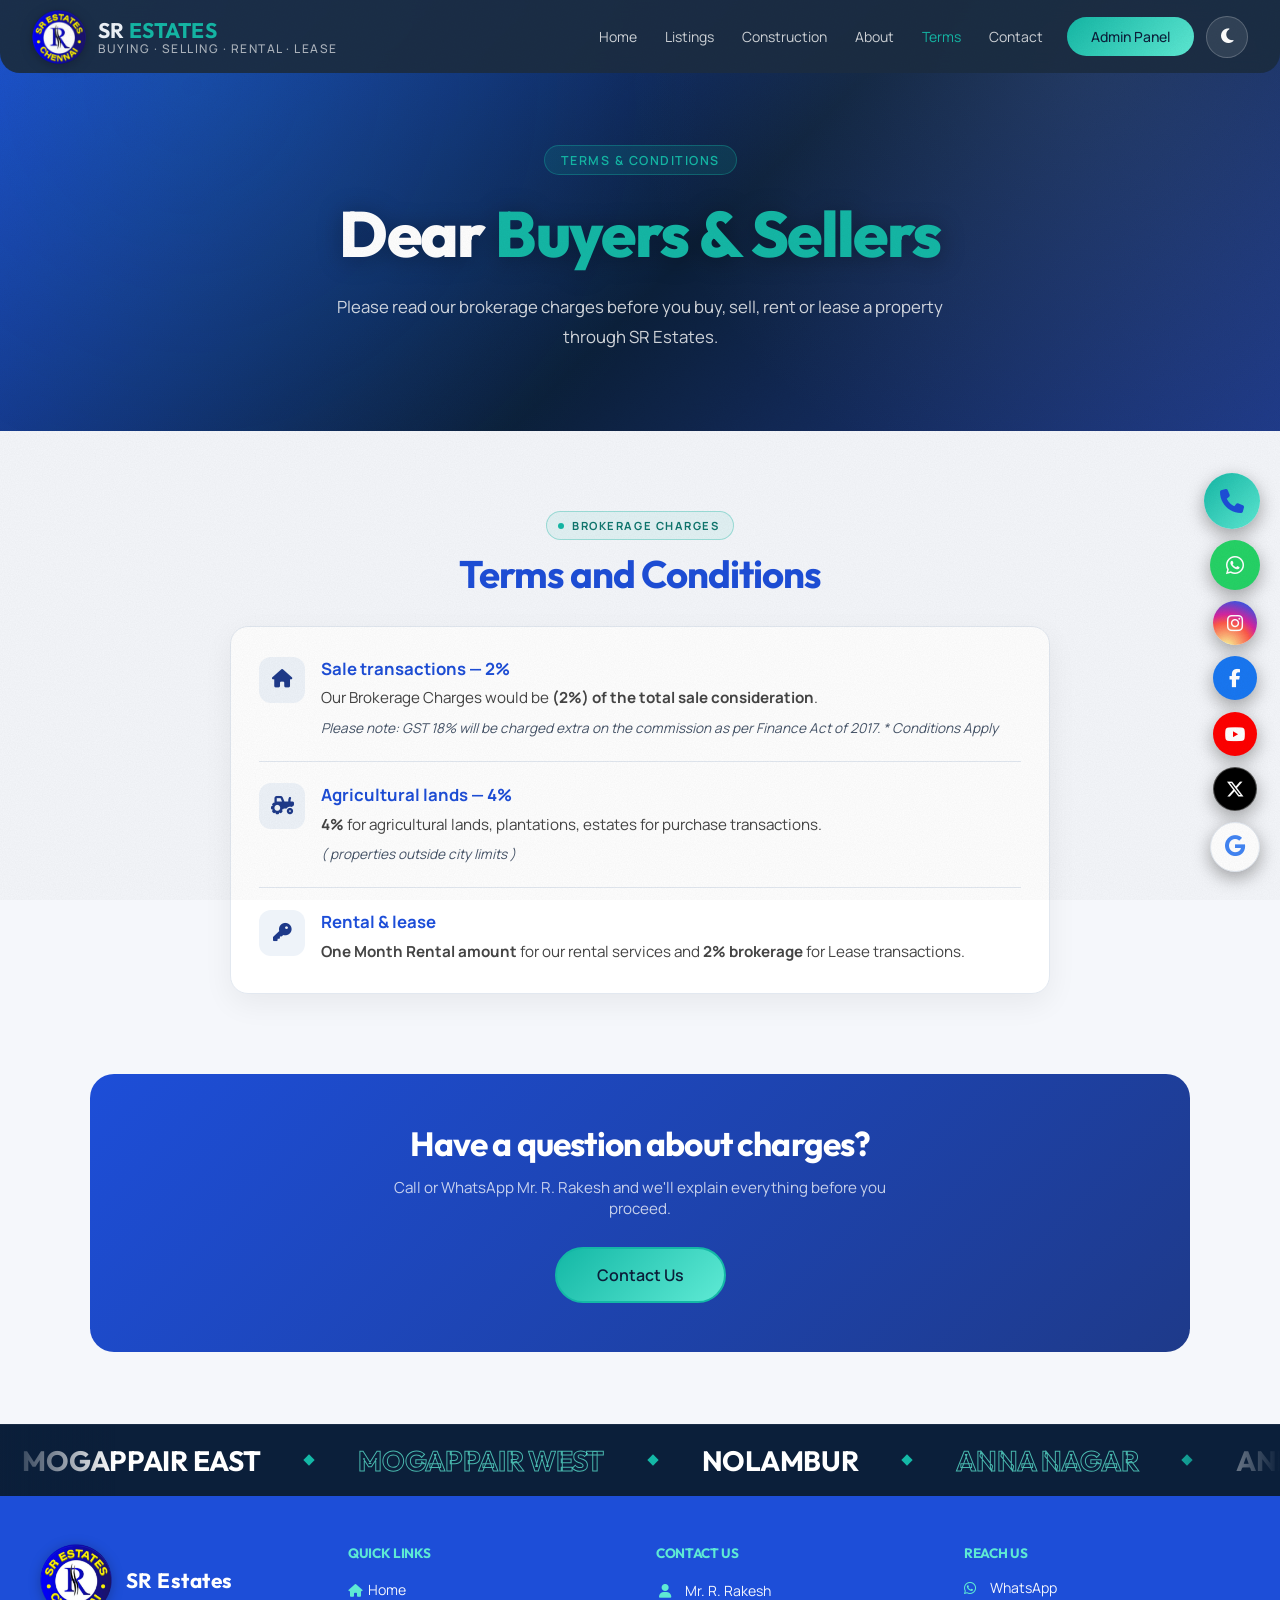
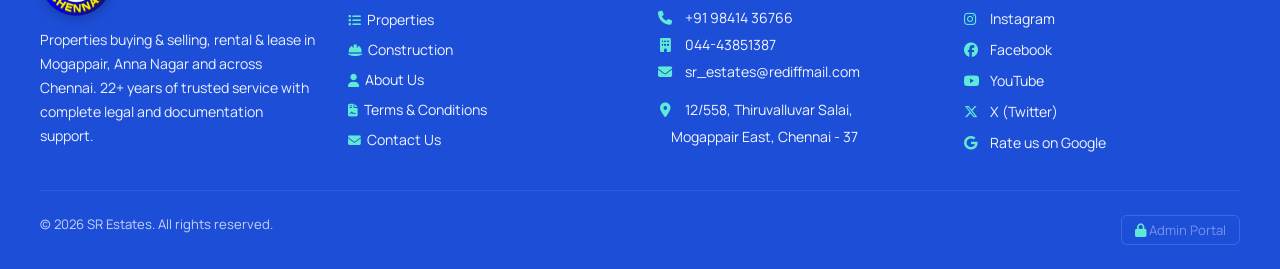
<file: terms.html>
<!DOCTYPE html>
<html lang="en">
<head>
<meta charset="UTF-8">
<meta name="viewport" content="width=device-width, initial-scale=1.0">
<title>Terms &amp; Conditions — SR Estates | Brokerage Charges</title>
<meta name="description" content="SR Estates terms and conditions for buyers and sellers — brokerage charges for sale, agricultural land and rental/lease transactions.">
<meta name="keywords" content="real estate brokerage charges Chennai, brokerage for sale of property Chennai, brokerage for rent and lease Chennai, SR Estates terms and conditions, Mogappair, Mogappair East, Mogappair West, Nolambur, Anna Nagar, Anna Nagar West, Anna Nagar West Extension, Padi, Ambattur, Thirumangalam, Koyambedu, Maduravoyal, Valasaravakkam, Porur, Avadi, Thiruverkadu, Thirumullaivoyal, Villivakkam, Chennai">
<meta name="robots" content="index, follow, max-image-preview:large">
<link rel="canonical" href="https://srestates.in/terms.html">

<link rel="icon" type="image/png" href="logo.png">

<meta property="og:type" content="website">
<meta property="og:site_name" content="SR Estates">
<meta property="og:title" content="Terms &amp; Conditions — SR Estates">
<meta property="og:description" content="SR Estates, Mogappair East, Chennai — 22+ years of property buying, selling, rental and lease, with legal opinion, documentation, registration, approvals and valuation services.">
<meta property="og:image" content="https://srestates.in/logo.png">
<meta property="og:url" content="https://srestates.in/terms.html">
<meta name="twitter:card" content="summary_large_image">

<link href="https://cdnjs.cloudflare.com/ajax/libs/font-awesome/6.5.2/css/all.min.css" rel="stylesheet">
<link href="https://fonts.googleapis.com/css2?family=Outfit:wght@400;500;600;700;800;900&family=Manrope:wght@400;500;600;700;800&family=Noto+Sans:wght@600;700&display=swap" rel="stylesheet">
<style>
*{margin:0;padding:0;box-sizing:border-box}
:root{
  --forest:#1D4ED8;
  --forest-mid:#1E3A8A;
  --forest-light:#3B82F6;
  --sage:#0F766E;
  --mint:#EEF3F9;
  --gold:#14B8A6;
  --gold-light:#5EEAD4;
  --cream:#FFFFFF;
  --white:#FFFFFF;
  --smoke:#F5F7FB;
  --text:#1E293B;
  --muted:#475569;
  --border:#E2E8F0;
  --card-shadow:0 4px 24px rgba(15,23,42,0.10);
  --card-shadow-hover:0 12px 40px rgba(29,78,216,0.22);
}
body{font-family:'Manrope',sans-serif;background:var(--smoke);color:var(--text);min-height:100vh}

@keyframes fadeRise{from{opacity:0;transform:translateY(20px)}to{opacity:1;transform:translateY(0)}}
.animate-fade-rise{animation:fadeRise 0.8s ease-out both}
.animate-fade-rise-delay{animation:fadeRise 0.8s ease-out 0.15s both}
.animate-fade-rise-delay-2{animation:fadeRise 0.8s ease-out 0.3s both}
.reveal{animation:fadeRise 0.6s ease-out both}
@media(prefers-reduced-motion:reduce){
  .animate-fade-rise,.animate-fade-rise-delay,.animate-fade-rise-delay-2,.reveal{animation:none!important;opacity:1!important;transform:none!important}
  .founder-photo-inner{transition:none!important}
}

/* ===== NAV (shared with home page) ===== */
.about-hero{position:relative;background:linear-gradient(135deg,#1D4ED8 0%,#0B1F3A 55%,#1E3A8A 100%);padding-bottom:5rem}
.about-hero::after{content:'';position:absolute;inset:0;background:radial-gradient(circle at 15% 20%,rgba(20,184,166,0.10),transparent 45%),radial-gradient(circle at 85% 10%,rgba(134,166,212,0.16),transparent 40%);pointer-events:none}
.cinematic-nav{position:relative;z-index:50;padding:0.6rem 2rem;max-width:80rem;margin:0 auto;display:flex;justify-content:space-between;align-items:center;background:rgba(11,31,58,0.38);-webkit-backdrop-filter:blur(10px);backdrop-filter:blur(10px);border-radius:0 0 20px 20px}
.cinematic-logo{display:flex;align-items:center;gap:0.75rem;text-decoration:none;line-height:1}
.cinematic-logo-img{width:54px;height:54px;border-radius:14px;background:radial-gradient(circle at 35% 30%,rgba(232,239,252,0.22),rgba(11,31,58,0.4));box-shadow:0 3px 10px rgba(0,0,0,0.45),0 0 0 2.5px #14B8A6,0 0 0 3.5px rgba(11,31,58,0.55),inset 0 0 7px rgba(0,0,0,0.35);display:flex;align-items:center;justify-content:center;flex-shrink:0;overflow:hidden}
.cinematic-logo-img img{width:100%;height:100%;object-fit:contain;object-position:center;border-radius:10px}
.cinematic-logo-text{display:flex;flex-direction:column;gap:0.05rem}
.cinematic-logo-name{font-family:'Outfit','Noto Sans',sans-serif;font-size:1.32rem;font-weight:700;letter-spacing:0.3px;line-height:1.1;white-space:nowrap}
.cinematic-logo-name .nizhal{color:#EEF3F9}
.cinematic-logo-name .promoters{color:#14B8A6}
.cinematic-logo-sub{font-size:0.75rem;color:rgba(255,255,255,0.65);letter-spacing:1.5px;text-transform:uppercase;font-family:'Manrope',sans-serif;font-weight:500}
.cinematic-nav-links{display:flex;align-items:center;gap:0.25rem}
.cinematic-nav-link{font-family:'Manrope',sans-serif;font-size:0.875rem;font-weight:400;color:rgba(255,255,255,0.8);text-decoration:none;padding:0.4rem 0.75rem;border-radius:6px;transition:color 0.2s}
.cinematic-nav-link.active{color:#14B8A6}
.cinematic-nav-link:hover{color:#14B8A6}
.cinematic-nav-cta{font-family:'Manrope',sans-serif;font-size:0.875rem;font-weight:500;background:linear-gradient(135deg,#14B8A6,#5EEAD4);color:#FFFFFF;border:none;padding:0.625rem 1.5rem;border-radius:9999px;cursor:pointer;text-decoration:none;transition:transform 0.2s;display:inline-block;margin-left:0.5rem}
.cinematic-nav-cta:hover{transform:scale(1.03)}
.nav-hamburger{display:none;background:rgba(255,255,255,0.08);border:1px solid rgba(255,255,255,0.15);color:#fff;font-size:1.15rem;width:42px;height:42px;border-radius:10px;cursor:pointer;align-items:center;justify-content:center;flex-shrink:0}

/* ===== ABOUT HERO BODY ===== */
.about-hero-body{position:relative;z-index:10;max-width:64rem;margin:0 auto;padding:4.5rem 1.5rem 0;text-align:center}
.about-eyebrow{display:inline-flex;align-items:center;gap:0.5rem;background:rgba(20,184,166,0.14);border:1px solid rgba(20,184,166,0.35);color:#14B8A6;border-radius:20px;padding:0.35rem 1rem;font-size:0.78rem;font-weight:600;letter-spacing:1.5px;text-transform:uppercase;margin-bottom:1.5rem}
.about-headline{font-family:'Outfit',sans-serif;font-size:clamp(2.3rem,6vw,4rem);font-weight:400;line-height:1.05;letter-spacing:-1.5px;color:#fff;text-shadow:0 2px 24px rgba(0,0,0,0.35)}
.about-headline span{color:#14B8A6;font-style:normal}
.about-sub{font-family:'Manrope',sans-serif;font-size:1.05rem;line-height:1.75;color:rgba(255,255,255,0.82);max-width:38rem;margin:1.5rem auto 0}

/* ===== FOUNDER STORY CARD ===== */
.founder-story-wrap{max-width:1100px;margin:-3.5rem auto 0;padding:0 1.5rem;position:relative;z-index:20}
.founder-story-card{background:#fff;border-radius:24px;box-shadow:0 20px 60px rgba(15,23,42,0.18);padding:2.5rem;display:grid;grid-template-columns:220px 1fr;gap:2.5rem;align-items:center}
@media(max-width:768px){.founder-story-card{grid-template-columns:1fr;text-align:center;padding:2rem 1.5rem}}
.founder-story-photo{width:200px;height:200px;border-radius:50%;margin:0 auto;overflow:hidden;box-shadow:0 0 0 5px var(--mint),0 0 0 6px var(--border),0 10px 30px rgba(15,23,42,0.2);perspective:600px}
.founder-photo-inner{position:relative;width:100%;height:100%;transform-style:preserve-3d;transition:transform 0.9s cubic-bezier(0.4,0.2,0.2,1)}
.founder-photo-inner.flipped{transform:rotateY(180deg)}
.founder-photo-face{position:absolute;inset:0;backface-visibility:hidden;-webkit-backface-visibility:hidden}
.founder-photo-face img{width:100%;height:100%;object-fit:cover;object-position:center 20%}
.founder-photo-back{transform:rotateY(180deg)}
.founder-photo-back img{object-position:center top}
.founder-story-role{color:var(--sage);font-size:0.8rem;font-weight:700;text-transform:uppercase;letter-spacing:1px;margin-bottom:0.4rem}
.founder-story-name{font-family:'Outfit','Noto Sans',sans-serif;font-size:1.9rem;font-weight:700;color:var(--forest);margin-bottom:0.9rem}
.founder-story-text{color:var(--muted);font-size:1rem;line-height:1.8}
.founder-story-text b{color:var(--text)}
.founder-story-phone{display:inline-flex;align-items:center;gap:0.5rem;margin-top:1.2rem;color:var(--forest-mid);text-decoration:none;font-weight:600;font-size:0.92rem;background:var(--mint);padding:0.55rem 1.1rem;border-radius:20px;transition:all 0.2s}
.founder-story-phone:hover{background:var(--forest-mid);color:#fff}

/* ===== STATS ===== */
.about-stats{max-width:1100px;margin:3.5rem auto 0;padding:0 1.5rem;display:grid;grid-template-columns:repeat(4,1fr);gap:1.25rem}
@media(max-width:768px){.about-stats{grid-template-columns:repeat(2,1fr)}}
.about-stat-card{background:#fff;border:1px solid var(--border);border-radius:18px;padding:1.75rem 1.25rem;text-align:center;box-shadow:var(--card-shadow)}
.about-stat-num{font-family:'Noto Sans','Manrope',sans-serif;font-size:2.1rem;font-weight:700;color:var(--forest);font-variant-numeric:tabular-nums}
.about-stat-lbl{font-size:0.8rem;color:var(--muted);font-weight:500;margin-top:0.25rem}

/* ===== SECTION TITLES ===== */
.about-section{max-width:1100px;margin:5rem auto 0;padding:0 1.5rem}
.about-section-eyebrow{color:var(--sage);font-size:0.8rem;font-weight:700;text-transform:uppercase;letter-spacing:1.5px;text-align:center;margin-bottom:0.6rem}
.about-section-title{font-family:'Outfit','Noto Sans',sans-serif;font-size:clamp(1.7rem,3.5vw,2.4rem);color:var(--forest);text-align:center;margin-bottom:0.75rem}
.about-section-desc{color:var(--muted);text-align:center;max-width:40rem;margin:0 auto 2.5rem;line-height:1.75;font-size:0.98rem}

/* ===== AREAS WE SERVE ===== */
.areas-grid{display:grid;grid-template-columns:repeat(4,1fr);gap:1.1rem}
@media(max-width:900px){.areas-grid{grid-template-columns:repeat(2,1fr)}}
@media(max-width:480px){.areas-grid{grid-template-columns:1fr}}
.area-card{background:#fff;border:1px solid var(--border);border-radius:16px;padding:1.5rem 1.1rem;text-align:center;transition:all 0.25s;box-shadow:var(--card-shadow)}
.area-card:hover{transform:translateY(-4px);box-shadow:var(--card-shadow-hover);border-color:var(--sage)}
.area-icon{width:52px;height:52px;border-radius:50%;background:var(--mint);color:var(--forest-mid);display:flex;align-items:center;justify-content:center;font-size:1.25rem;margin:0 auto 0.9rem}
.area-name{font-weight:700;color:var(--text);font-size:0.98rem}
.area-tag{color:var(--muted);font-size:0.78rem;margin-top:0.2rem}

/* ===== WHY CHOOSE US ===== */
.why-grid{display:grid;grid-template-columns:repeat(3,1fr);gap:1.5rem}
@media(max-width:768px){.why-grid{grid-template-columns:1fr}}
.why-card{background:#fff;border-radius:18px;padding:1.75rem;border:1px solid var(--border);box-shadow:var(--card-shadow)}
.why-icon{width:46px;height:46px;border-radius:12px;background:linear-gradient(135deg,var(--forest),var(--forest-mid));color:#14B8A6;display:flex;align-items:center;justify-content:center;font-size:1.2rem;margin-bottom:1rem}
.why-title{font-weight:700;color:var(--forest);font-size:1.05rem;margin-bottom:0.5rem}
.why-desc{color:var(--muted);font-size:0.9rem;line-height:1.7}

/* ===== CTA ===== */
.about-cta{max-width:1100px;margin:5rem auto 0;padding:3rem 2rem;background:linear-gradient(135deg,#1D4ED8,#1E3A8A);border-radius:24px;text-align:center;position:relative;overflow:hidden}
.about-cta h2{font-family:'Outfit','Noto Sans',sans-serif;color:#fff;font-size:clamp(1.5rem,3vw,2.1rem);margin-bottom:0.75rem}
.about-cta p{color:rgba(255,255,255,0.75);max-width:34rem;margin:0 auto 1.75rem;font-size:0.95rem}
.about-cta-btn{display:inline-block;background:linear-gradient(135deg,#14B8A6,#5EEAD4);color:#FFFFFF;border:2px solid #14B8A6;padding:0.95rem 2.5rem;border-radius:9999px;font-weight:600;text-decoration:none;transition:transform 0.2s}
.about-cta-btn:hover{transform:scale(1.03)}

/* ===== FOOTER (shared) ===== */
footer{background:var(--forest);padding:3rem 2rem 1.5rem;margin-top:5rem}
.footer-inner{max-width:1200px;margin:0 auto;display:grid;grid-template-columns:repeat(auto-fit,minmax(220px,1fr));gap:2rem;margin-bottom:2rem}
.logo{display:flex;align-items:center;gap:0.85rem}
.logo-img{width:72px;height:72px;border-radius:16px;background:radial-gradient(circle at 35% 30%,rgba(232,239,252,0.2),rgba(11,31,58,0.38));display:flex;align-items:center;justify-content:center;overflow:hidden;box-shadow:0 3px 10px rgba(0,0,0,0.4),0 0 0 2.5px #14B8A6,0 0 0 3.75px rgba(11,31,58,0.5),inset 0 0 8px rgba(0,0,0,0.3);padding:5px}
.logo-img img{width:100%;height:100%;object-fit:contain;object-position:center;border-radius:12px}
.logo-name{font-family:'Outfit','Noto Sans',sans-serif;font-size:1.3rem;font-weight:700;color:var(--white);letter-spacing:0.5px}
.footer-brand p{color:rgba(255,255,255,0.5);font-size:0.88rem;line-height:1.7;margin-top:0.75rem}
.footer-title{color:#14B8A6;font-size:0.85rem;font-weight:700;letter-spacing:1px;text-transform:uppercase;margin-bottom:1rem}
.footer-links{list-style:none}
.footer-links li{margin-bottom:0.5rem}
.footer-links a{color:rgba(255,255,255,0.6);text-decoration:none;font-size:0.88rem;transition:color 0.2s}
.footer-links a:hover{color:var(--sage)}
.footer-contact p{color:rgba(255,255,255,0.6);font-size:0.88rem;line-height:1.9}
.footer-contact i{color:var(--sage);margin-right:0.5rem}
.footer-copy{color:rgba(255,255,255,0.35);font-size:0.82rem}
.footer-admin-link{color:rgba(255,255,255,0.4);font-size:0.82rem;text-decoration:none;padding:0.3rem 0.8rem;border:1px solid rgba(255,255,255,0.15);border-radius:6px;transition:all 0.2s}
.footer-admin-link:hover{color:#14B8A6;border-color:#14B8A6}

/* ===== FLOATING ACTION BUTTONS (shared) ===== */
.fab-container{position:fixed;bottom:1.75rem;left:1.25rem;z-index:9000;display:flex;flex-direction:column-reverse;align-items:flex-start;gap:0.7rem}
.fab-item{display:flex;align-items:center;justify-content:center;width:50px;height:50px;border-radius:50%;color:#fff;font-size:1.3rem;text-decoration:none;box-shadow:0 6px 18px rgba(0,0,0,0.35);transition:transform 0.25s ease,box-shadow 0.25s ease;opacity:0;transform:translateY(15px) scale(0.6);animation:fabIn 0.4s ease forwards;will-change:opacity,transform}
.fab-item:hover{transform:scale(1.12);box-shadow:0 8px 22px rgba(0,0,0,0.45)}
.fab-call{background:linear-gradient(135deg,var(--gold),var(--gold-light));color:var(--forest);width:56px;height:56px;font-size:1.5rem;order:5}
.fab-whatsapp{background:#25D366;animation-delay:0.05s}
.fab-instagram{background:radial-gradient(circle at 30% 107%,#fdf497 0%,#fdf497 5%,#fd5949 45%,#d6249f 60%,#0F766E 90%);animation-delay:0.15s}
.fab-facebook{background:#1877F2;animation-delay:0.2s}
.fab-item.fab-instagram{border:none;font:inherit;padding:0;cursor:pointer;outline:none}
.fab-insta-wrap{position:relative}
.insta-chooser{display:none;position:absolute;left:0;bottom:calc(100% + 0.6rem);background:rgba(11,31,58,0.97);-webkit-backdrop-filter:blur(12px);backdrop-filter:blur(12px);border:1px solid rgba(20,184,166,0.35);border-radius:14px;padding:0.6rem;min-width:210px;box-shadow:0 14px 34px rgba(0,0,0,0.45);z-index:9500}
.insta-chooser.open{display:block}
.insta-chooser-title{color:#14B8A6;font-size:0.7rem;font-weight:700;text-transform:uppercase;letter-spacing:0.6px;padding:0.2rem 0.5rem 0.5rem;font-family:'Manrope',sans-serif}
.insta-chooser-item{display:flex;align-items:center;gap:0.6rem;padding:0.55rem 0.6rem;border-radius:9px;color:#fff;text-decoration:none;font-size:0.85rem;font-family:'Manrope',sans-serif;transition:background 0.15s}
.insta-chooser-item:hover{background:rgba(255,255,255,0.08)}
.insta-chooser-item i{width:26px;height:26px;border-radius:50%;flex-shrink:0;display:flex;align-items:center;justify-content:center;font-size:0.85rem;color:#fff;background:radial-gradient(circle at 30% 107%,#fdf497 0%,#fdf497 5%,#fd5949 45%,#d6249f 60%,#0F766E 90%)}
@keyframes fabIn{to{opacity:1;transform:translateY(0) scale(1)}}

@media(max-width:768px){
  .cinematic-nav{flex-wrap:nowrap;padding:0.6rem 1.25rem;position:relative}
  .cinematic-logo-name{font-size:1.02rem;white-space:normal}
  .cinematic-logo-sub{font-size:0.62rem}
  .nav-hamburger{display:flex}
  .cinematic-nav-links{display:none;position:absolute;top:100%;left:0.75rem;right:0.75rem;flex-direction:column;align-items:stretch;gap:0.35rem;background:rgba(11,31,58,0.96);-webkit-backdrop-filter:blur(14px);backdrop-filter:blur(14px);padding:1rem 1rem 1.15rem;border-radius:16px;box-shadow:0 16px 34px rgba(0,0,0,0.45);margin-top:0.6rem;z-index:30}
  .cinematic-nav-links.open{display:flex}
  .cinematic-nav-link{width:100%;text-align:center;padding:0.65rem 0.75rem;border-radius:8px}
  .cinematic-nav-link:hover,.cinematic-nav-link.active{background:rgba(255,255,255,0.08)}
  .cinematic-nav-cta{width:100%;text-align:center;margin-left:0;margin-top:0.25rem}
  .fab-container{bottom:1.25rem;left:0.85rem;gap:0.55rem}
  .fab-item{width:44px;height:44px;font-size:1.15rem}
  .fab-call{width:50px;height:50px;font-size:1.3rem}
}
/* TERMS */
.terms-card{max-width:820px;margin:1.75rem auto 0;background:#fff;border:1px solid var(--border);border-radius:18px;padding:0.5rem 1.75rem;box-shadow:0 10px 30px rgba(0,0,0,0.06);text-align:left}
.terms-item{display:flex;gap:1rem;padding:1.35rem 0;border-bottom:1px solid var(--border)}
.terms-item:last-child{border-bottom:none}
.terms-icon{flex-shrink:0;width:46px;height:46px;border-radius:12px;background:var(--mint,#EEF3F9);color:var(--forest-mid,#1E3A8A);display:flex;align-items:center;justify-content:center;font-size:1.15rem}
.terms-title{font-weight:700;font-size:1.05rem;color:var(--forest,#1D4ED8);margin-bottom:0.35rem}
.terms-item p{color:#444;line-height:1.65;font-size:0.95rem}
.terms-note{margin-top:0.4rem;font-size:0.85rem!important;color:var(--muted,#475569)!important;font-style:italic}
@media(max-width:600px){.terms-card{padding:0.25rem 1.1rem}.terms-item{gap:0.8rem}.terms-icon{width:40px;height:40px;font-size:1rem}}

/* ── SR ESTATES THEME: logo shown on its own (no box / ring) ── */
.cinematic-logo-img,.logo-img,.login-badge,.admin-badge{background:none!important;box-shadow:none!important;border:none!important;border-radius:50%!important;padding:0!important;overflow:visible!important}
.cinematic-logo-img img,.logo-img img,.login-badge img,.admin-badge img{border-radius:0!important;object-fit:contain!important;filter:drop-shadow(0 2px 6px rgba(0,0,0,0.25))}

/* ── Glitter Blue + Orange: dark text on orange buttons, deeper orange for small text on white ── */
.cinematic-nav-cta,.cinematic-cta,.about-cta-btn,.directions-btn,.btn-login,.btn-save,.btn-add:not([style]){color:#0B1F3A!important}
.cinematic-nav-cta:hover,.cinematic-cta:hover,.about-cta-btn:hover{color:#0B1F3A!important}
.sec-eyebrow,.about-section-eyebrow,.areas-served-eyebrow,.founder-story-role,.person-role{color:#0F766E!important}

/* floating buttons on the right + Google review */
.fab-container{left:auto!important;right:1.25rem;align-items:flex-end!important}
.fab-insta-wrap .insta-chooser{left:auto!important;right:0!important}
.fab-google{background:#fff!important;color:#4285F4!important;border:1px solid #E2E8F0;font-size:1.35rem!important}
.fab-google:hover{box-shadow:0 8px 24px rgba(66,133,244,0.35)!important}
.fab-google .fab-tip{position:absolute;right:calc(100% + 10px);top:50%;transform:translateY(-50%);background:#0B1F3A;color:#fff;font-size:0.75rem;font-weight:600;white-space:nowrap;padding:0.3rem 0.6rem;border-radius:6px;opacity:0;pointer-events:none;transition:opacity 0.2s;font-family:'Manrope',sans-serif}
.fab-google:hover .fab-tip{opacity:1}
.fab-google{position:relative}
@media(max-width:768px){.fab-container{right:0.85rem}}
/* hero contact badge moves to the left so it doesn't sit under the floating buttons */
@media(min-width:769px){.founder-badge{right:auto!important;left:2rem!important}}

/* ── brighter words: footer + hero ── */
footer .footer-brand p{color:rgba(255,255,255,0.92)!important}
footer .footer-links a,footer .footer-contact p,footer .footer-contact a{color:rgba(255,255,255,0.95)!important}
footer .footer-links a:hover{color:#5EEAD4!important}
footer a[style*="rgba(255,255,255,0.6)"]{color:rgba(255,255,255,0.95)!important}
footer .footer-title{color:#5EEAD4!important}
footer .footer-copy{color:rgba(255,255,255,0.75)!important}
footer i{opacity:1!important}
</style>
<script>try{if(localStorage.getItem('srTheme')==='dark')document.documentElement.setAttribute('data-theme','dark')}catch(e){}</script>
<link rel="stylesheet" href="sr-premium.css?v=8">
<link rel="icon" href="/favicon.ico" sizes="48x48">
<link rel="icon" type="image/png" sizes="32x32" href="/favicon-32x32.png">
<link rel="icon" type="image/png" sizes="16x16" href="/favicon-16x16.png">
<link rel="apple-touch-icon" sizes="180x180" href="/apple-touch-icon.png">
<link rel="manifest" href="/site.webmanifest">
<meta name="theme-color" content="#1B2D42">
<meta name="author" content="SR Estates">
<meta name="geo.region" content="IN-TN">
<meta name="geo.placename" content="Mogappair East, Chennai">
<meta name="geo.position" content="13.0833064;80.179889">
<meta name="ICBM" content="13.0833064, 80.179889">
<meta property="og:site_name" content="SR Estates">
<meta property="og:locale" content="en_IN">
<meta name="twitter:title" content="Terms &amp; Conditions — SR Estates | Brokerage Charges">
<meta name="twitter:description" content="SR Estates terms and conditions for buyers and sellers — brokerage charges for sale, agricultural land and rental/lease transactions.">
<meta name="twitter:image" content="https://srestates.in/logo.png">
<script type="application/ld+json">
{
 "@context": "https://schema.org",
 "@type": "BreadcrumbList",
 "itemListElement": [
  {
   "@type": "ListItem",
   "position": 1,
   "name": "Home",
   "item": "https://srestates.in/"
  },
  {
   "@type": "ListItem",
   "position": 2,
   "name": "Terms & Conditions",
   "item": "https://srestates.in/terms.html"
  }
 ]
}
</script>
</head>
<body>

<!-- ABOUT HERO -->
<div class="about-hero">
  <nav class="cinematic-nav">
    <a href="index.html" class="cinematic-logo">
      <div class="cinematic-logo-img">
        <img src="logo.png" alt="SR Estates Logo" onerror="this.parentElement.innerHTML='<span style=\'font-family:Outfit,sans-serif;font-weight:900;color:#1D4ED8;font-size:1.1rem\'>SR</span>'">
      </div>
      <div class="cinematic-logo-text">
        <div class="cinematic-logo-name"><span class="nizhal">SR</span> <span class="promoters">ESTATES</span></div>
        <div class="cinematic-logo-sub">Buying · Selling · Rental · Lease</div>
      </div>
    </a>
    <button class="nav-hamburger" id="navHamburgerBtn" onclick="toggleMobileNav()" aria-label="Toggle menu" aria-expanded="false" aria-controls="navLinksMenu">
      <i class="fas fa-bars" id="hamburgerIconBars"></i>
      <i class="fas fa-times" id="hamburgerIconClose" style="display:none"></i>
    </button>
    <div class="cinematic-nav-links" id="navLinksMenu">
      <a href="index.html" class="cinematic-nav-link" onclick="closeMobileNav()">Home</a>
      <a href="index.html#listings" class="cinematic-nav-link" onclick="closeMobileNav()">Listings</a>
      <a href="construction.html" class="cinematic-nav-link" onclick="closeMobileNav()">Construction</a>
      <a href="about.html" class="cinematic-nav-link" onclick="closeMobileNav()">About</a>
      <a href="terms.html" class="cinematic-nav-link active" onclick="closeMobileNav()">Terms</a>
      <a href="contact.html" class="cinematic-nav-link" onclick="closeMobileNav()">Contact</a>
      <a href="admin.html" class="cinematic-nav-cta" onclick="closeMobileNav()">Admin Panel</a>
    </div>
  </nav>

  <div class="about-hero-body">
    <span class="about-eyebrow animate-fade-rise">Terms &amp; Conditions</span>
    <h1 class="about-headline animate-fade-rise-delay">Dear <span>Buyers &amp; Sellers</span></h1>
    <p class="about-sub animate-fade-rise-delay-2">Please read our brokerage charges before you buy, sell, rent or lease a property through SR Estates.</p>
  </div>
</div>

<!-- TERMS -->
<div class="about-section">
  <div class="about-section-eyebrow">Brokerage Charges</div>
  <h2 class="about-section-title">Terms and Conditions</h2>
  <div class="terms-card reveal">
    <div class="terms-item">
      <div class="terms-icon"><i class="fas fa-home"></i></div>
      <div>
        <div class="terms-title">Sale transactions — 2%</div>
        <p>Our Brokerage Charges would be <b>(2%) of the total sale consideration</b>.</p>
        <p class="terms-note">Please note: GST 18% will be charged extra on the commission as per Finance Act of 2017. * Conditions Apply</p>
      </div>
    </div>
    <div class="terms-item">
      <div class="terms-icon"><i class="fas fa-tractor"></i></div>
      <div>
        <div class="terms-title">Agricultural lands — 4%</div>
        <p><b>4%</b> for agricultural lands, plantations, estates for purchase transactions.</p>
        <p class="terms-note">( properties outside city limits )</p>
      </div>
    </div>
    <div class="terms-item">
      <div class="terms-icon"><i class="fas fa-key"></i></div>
      <div>
        <div class="terms-title">Rental &amp; lease</div>
        <p><b>One Month Rental amount</b> for our rental services and <b>2% brokerage</b> for Lease transactions.</p>
      </div>
    </div>
  </div>
</div>

<!-- CTA -->
<div class="about-cta reveal">
  <h2>Have a question about charges?</h2>
  <p>Call or WhatsApp Mr. R. Rakesh and we'll explain everything before you proceed.</p>
  <a href="contact.html" class="about-cta-btn">Contact Us</a>
</div>

<!-- FOOTER -->
<footer id="contact">
  <div class="footer-inner">
    <div class="footer-brand">
      <div class="logo" style="margin-bottom:0.75rem">
        <div class="logo-img">
          <img src="logo.png" alt="SR Estates logo" onerror="this.parentElement.innerHTML='<span style=\'font-family:Outfit,sans-serif;font-weight:900;color:white;font-size:1.1rem\'>SR</span>'">
        </div>
        <div class="logo-name">SR Estates</div>
      </div>
      <p>Properties buying &amp; selling, rental &amp; lease in Mogappair, Anna Nagar and across Chennai. 22+ years of trusted service with complete legal and documentation support.</p>
    </div>
    <div>
      <div class="footer-title">Quick Links</div>
      <ul class="footer-links">
        <li><a href="index.html"><i class="fas fa-home" style="margin-right:0.4rem;font-size:0.8rem"></i>Home</a></li>
        <li><a href="index.html#listings"><i class="fas fa-list" style="margin-right:0.4rem;font-size:0.8rem"></i>Properties</a></li>
        <li><a href="construction.html"><i class="fas fa-hard-hat" style="margin-right:0.4rem;font-size:0.8rem"></i>Construction</a></li>
        <li><a href="about.html"><i class="fas fa-user" style="margin-right:0.4rem;font-size:0.8rem"></i>About Us</a></li>
        <li><a href="terms.html"><i class="fas fa-file-contract" style="margin-right:0.4rem;font-size:0.8rem"></i>Terms &amp; Conditions</a></li>
        <li><a href="contact.html"><i class="fas fa-envelope" style="margin-right:0.4rem;font-size:0.8rem"></i>Contact Us</a></li>
      </ul>
    </div>
    <div class="footer-contact">
      <div class="footer-title">Contact Us</div>
      <p><i class="fas fa-user"></i> Mr. R. Rakesh</p>
      <p><i class="fas fa-phone"></i> <a href="tel:+919841436766" style="color:inherit;text-decoration:none">+91 98414 36766</a></p>
      <p><i class="fas fa-building"></i> <a href="tel:+914443851387" style="color:inherit;text-decoration:none">044-43851387</a></p>
      <p><i class="fas fa-envelope"></i> <a href="mailto:sr_estates@rediffmail.com" style="color:inherit;text-decoration:none">sr_estates@rediffmail.com</a></p>
      <p style="margin-top:0.75rem"><a href="https://www.google.com/maps/place/SR+ESTATES/@13.0840454,80.1793207,17.74z/data=!4m16!1m9!3m8!1s0x3a5263fc68bae52d:0x394ef5efffb66752!2sSR+ESTATES!8m2!3d13.0833064!4d80.179889!9m1!1b1!16s%2Fg%2F11cly7x7mn!3m5!1s0x3a5263fc68bae52d:0x394ef5efffb66752!8m2!3d13.0833064!4d80.179889!16s%2Fg%2F11cly7x7mn?hl=en" target="_blank" rel="noopener" style="color:inherit;text-decoration:none" title="Open on Google Maps"><i class="fas fa-map-marker-alt"></i> 12/558, Thiruvalluvar Salai,<br>&nbsp;&nbsp;&nbsp;&nbsp;&nbsp;Mogappair East, Chennai - 37</a></p>
    </div>
    <div>
      <div class="footer-title">Reach Us</div>
      <div style="display:flex;flex-direction:column;gap:0.75rem">
        <a href="https://wa.me/919841436766?text=Hello%20SR%20Estates%2C%20I%20would%20like%20to%20enquire%20about%20your%20properties." target="_blank" rel="noopener" style="color:rgba(255,255,255,0.6);text-decoration:none;font-size:0.88rem;display:flex;align-items:center;gap:0.5rem;transition:color 0.2s" onmouseover="this.style.color='#25D366'" onmouseout="this.style.color='rgba(255,255,255,0.6)'">
          <i class="fab fa-whatsapp" style="width:18px"></i> WhatsApp
        </a>
        <a href="https://www.instagram.com/srestates_75/" target="_blank" rel="noopener" style="color:rgba(255,255,255,0.6);text-decoration:none;font-size:0.88rem;display:flex;align-items:center;gap:0.5rem;transition:color 0.2s" onmouseover="this.style.color='#E1306C'" onmouseout="this.style.color='rgba(255,255,255,0.6)'">
          <i class="fab fa-instagram" style="width:18px"></i> Instagram
        </a>
        <a href="https://www.facebook.com/srestates.rakesh/" target="_blank" rel="noopener" style="color:rgba(255,255,255,0.6);text-decoration:none;font-size:0.88rem;display:flex;align-items:center;gap:0.5rem;transition:color 0.2s" onmouseover="this.style.color='#1877F2'" onmouseout="this.style.color='rgba(255,255,255,0.6)'">
          <i class="fab fa-facebook" style="width:18px"></i> Facebook
        </a>
        <a href="https://youtube.com/@srestates6947" target="_blank" rel="noopener" style="color:rgba(255,255,255,0.6);text-decoration:none;font-size:0.88rem;display:flex;align-items:center;gap:0.5rem;transition:color 0.2s" onmouseover="this.style.color='#FF0000'" onmouseout="this.style.color='rgba(255,255,255,0.6)'">
          <i class="fab fa-youtube" style="width:18px"></i> YouTube
        </a>
        <a href="https://twitter.com/srestates_sr" target="_blank" rel="noopener" style="color:rgba(255,255,255,0.6);text-decoration:none;font-size:0.88rem;display:flex;align-items:center;gap:0.5rem;transition:color 0.2s" onmouseover="this.style.color='#ffffff'" onmouseout="this.style.color='rgba(255,255,255,0.6)'">
          <i class="fab fa-x-twitter" style="width:18px"></i> X (Twitter)
        </a>
        <a href="https://www.google.com/maps/place/SR+ESTATES/@13.0832969,80.1798589,17z/data=!4m18!1m9!3m8!1s0x3a5263fc68bae52d:0x394ef5efffb66752!2sSR+ESTATES!8m2!3d13.0833064!4d80.179889!9m1!1b1!16s%2Fg%2F11cly7x7mn!3m7!1s0x3a5263fc68bae52d:0x394ef5efffb66752!8m2!3d13.0833064!4d80.179889!9m1!1b1!16s%2Fg%2F11cly7x7mn?hl=en" target="_blank" rel="noopener" style="color:rgba(255,255,255,0.6);text-decoration:none;font-size:0.88rem;display:flex;align-items:center;gap:0.5rem;transition:color 0.2s" onmouseover="this.style.color='#FBBC05'" onmouseout="this.style.color='rgba(255,255,255,0.6)'">
          <i class="fab fa-google" style="width:18px"></i> Rate us on Google
        </a>
      </div>
    </div>
  </div>
  <div style="max-width:1200px;margin:0 auto;padding-top:1.5rem;border-top:1px solid rgba(255,255,255,0.08);display:flex;justify-content:space-between;flex-wrap:wrap;gap:1rem">
    <span class="footer-copy">© 2026 SR Estates. All rights reserved.</span>
    <a href="admin.html" class="footer-admin-link"><i class="fas fa-lock"></i> Admin Portal</a>
  </div>
</footer>

<!-- FLOATING ACTION BUTTONS -->
<div class="fab-container">
  <a class="fab-item fab-google" href="https://www.google.com/maps/place/SR+ESTATES/@13.0832969,80.1798589,17z/data=!4m18!1m9!3m8!1s0x3a5263fc68bae52d:0x394ef5efffb66752!2sSR+ESTATES!8m2!3d13.0833064!4d80.179889!9m1!1b1!16s%2Fg%2F11cly7x7mn!3m7!1s0x3a5263fc68bae52d:0x394ef5efffb66752!8m2!3d13.0833064!4d80.179889!9m1!1b1!16s%2Fg%2F11cly7x7mn?hl=en" target="_blank" rel="noopener" title="Rate us on Google" aria-label="Write a Google review"><i class="fab fa-google"></i><span class="fab-tip">★ Rate us on Google</span></a>
  <a class="fab-item fab-call" href="tel:+919841436766" title="Call Now"><i class="fas fa-phone"></i></a>
  <a class="fab-item fab-whatsapp" href="https://wa.me/919841436766?text=Hello%20SR%20Estates%2C%20I%20would%20like%20to%20enquire%20about%20your%20properties." target="_blank" rel="noopener" title="WhatsApp"><i class="fab fa-whatsapp"></i></a>
  <a class="fab-item fab-social fab-ig" href="https://www.instagram.com/srestates_75/" target="_blank" rel="noopener" title="Instagram" aria-label="Instagram"><i class="fab fa-instagram"></i></a>
  <a class="fab-item fab-social fab-fb" href="https://www.facebook.com/srestates.rakesh/" target="_blank" rel="noopener" title="Facebook" aria-label="Facebook"><i class="fab fa-facebook-f"></i></a>
  <a class="fab-item fab-social fab-yt" href="https://youtube.com/@srestates6947" target="_blank" rel="noopener" title="YouTube" aria-label="YouTube"><i class="fab fa-youtube"></i></a>
  <a class="fab-item fab-social fab-x" href="https://twitter.com/srestates_sr" target="_blank" rel="noopener" title="X (Twitter)" aria-label="X (Twitter)"><i class="fab fa-x-twitter"></i></a>
</div>

<script>
// Safety net: force every entrance-animated element visible after 1.5s
// in case a CSS animation never fires on first paint (avoids a blank-looking page).
// Covers the hero text (.animate-fade-rise*) and every card/section (.reveal).
setTimeout(function(){
  document.querySelectorAll('.animate-fade-rise,.animate-fade-rise-delay,.animate-fade-rise-delay-2,.reveal').forEach(function(el){
    el.style.opacity = '1';
    el.style.transform = 'none';
  });
},1500);

// ===== MOBILE HAMBURGER NAV =====
function toggleMobileNav(){
  var menu = document.getElementById('navLinksMenu');
  var btn = document.getElementById('navHamburgerBtn');
  var bars = document.getElementById('hamburgerIconBars');
  var close = document.getElementById('hamburgerIconClose');
  var isOpen = menu.classList.toggle('open');
  btn.setAttribute('aria-expanded', isOpen ? 'true' : 'false');
  bars.style.display = isOpen ? 'none' : 'inline-block';
  close.style.display = isOpen ? 'inline-block' : 'none';
}
function closeMobileNav(){
  var menu = document.getElementById('navLinksMenu');
  if(!menu.classList.contains('open')) return;
  menu.classList.remove('open');
  document.getElementById('navHamburgerBtn').setAttribute('aria-expanded','false');
  document.getElementById('hamburgerIconBars').style.display = 'inline-block';
  document.getElementById('hamburgerIconClose').style.display = 'none';
}
document.addEventListener('click', function(e){
  var menu = document.getElementById('navLinksMenu');
  var btn = document.getElementById('navHamburgerBtn');
  if(!menu || !menu.classList.contains('open')) return;
  if(!menu.contains(e.target) && !btn.contains(e.target)) closeMobileNav();
});

// Founder photo auto-flip removed — photo stays static, no flipping.

// ===== INSTAGRAM ACCOUNT CHOOSER =====
function toggleInstaChooser(){
  var chooser = document.getElementById('instaChooser');
  var btn = document.getElementById('fabInstaBtn');
  if(!chooser || !btn) return;
  var isOpen = chooser.classList.toggle('open');
  btn.setAttribute('aria-expanded', isOpen ? 'true' : 'false');
}
document.addEventListener('click', function(e){
  var chooser = document.getElementById('instaChooser');
  var wrap = document.querySelector('.fab-insta-wrap');
  if(!chooser || !chooser.classList.contains('open')) return;
  if(wrap && !wrap.contains(e.target)) {
    chooser.classList.remove('open');
    document.getElementById('fabInstaBtn').setAttribute('aria-expanded','false');
  }
});
</script>
<script src="sr-premium.js?v=8" defer></script>
</body>
</html>
</file>
<file: sr-premium.css>
/* ==========================================================
   SR Estates · premium design layer (shared by all public pages)
   Outfit (display) + Manrope (body), royal blue + teal
   ========================================================== */
:root{--sr-ease:cubic-bezier(.16,1,.3,1);--sr-blue:#1D4ED8;--sr-navy:#0B1F3A;--sr-teal:#14B8A6;--sr-teal-soft:#5EEAD4}
html{scroll-behavior:smooth;-webkit-text-size-adjust:100%}
body{font-family:'Manrope',system-ui,sans-serif;-webkit-font-smoothing:antialiased;text-rendering:optimizeLegibility}
::selection{background:var(--sr-teal);color:var(--sr-navy)}
:focus-visible{outline:2px solid var(--sr-teal);outline-offset:3px}

/* Display type: tight, confident sans */
.cinematic-headline,.about-headline,.sec-title,.about-section-title,.areas-served-title,.pkg-name,.pkg-price,.calc-total-row .calc-work,.calc-total-row .calc-cost,.footer-title,.founder-story-name,.about-cta h2{font-family:'Outfit','Noto Sans',sans-serif!important;letter-spacing:-0.025em}
.cinematic-headline,.about-headline{font-weight:800!important;line-height:1.08!important}
.sec-title,.about-section-title,.areas-served-title{font-weight:700!important}
.stat-num,.hero-stat-num{font-family:'Outfit','Noto Sans',sans-serif!important;letter-spacing:-0.02em;font-weight:700}

/* Eyebrows become small pills with a live dot */
.sec-eyebrow,.about-section-eyebrow,.areas-served-eyebrow{display:inline-flex!important;align-items:center;gap:.5rem;padding:.38rem .85rem .38rem .7rem;border-radius:999px;border:1px solid rgba(20,184,166,.35);background:rgba(20,184,166,.08);letter-spacing:.14em!important;font-size:.7rem!important}
.sec-eyebrow::before,.about-section-eyebrow::before,.areas-served-eyebrow::before{content:"";width:6px;height:6px;border-radius:50%;background:var(--sr-teal);box-shadow:0 0 0 0 rgba(20,184,166,.6);animation:srPulse 2.4s var(--sr-ease) infinite}
@keyframes srPulse{0%{box-shadow:0 0 0 0 rgba(20,184,166,.55)}70%{box-shadow:0 0 0 8px rgba(20,184,166,0)}100%{box-shadow:0 0 0 0 rgba(20,184,166,0)}}
.about-section,.areas-served-section,.sec-head{text-align:center}

/* Film grain: takes the digital flatness off */
body::after{content:"";position:fixed;inset:0;z-index:9500;pointer-events:none;opacity:.045;mix-blend-mode:multiply;
  background-image:url("data:image/svg+xml,%3Csvg xmlns='http://www.w3.org/2000/svg' width='160' height='160'%3E%3Cfilter id='n'%3E%3CfeTurbulence type='fractalNoise' baseFrequency='.85' numOctaves='3' stitchTiles='stitch'/%3E%3CfeColorMatrix values='0 0 0 0 0 0 0 0 0 0 0 0 0 0 0 0 0 0 .9 0'/%3E%3C/filter%3E%3Crect width='100%25' height='100%25' filter='url(%23n)'/%3E%3C/svg%3E")}

/* Scroll progress line */
.sr-progress{position:fixed;top:0;left:0;right:0;height:3px;z-index:9999;transform-origin:0 50%;transform:scaleX(0);background:linear-gradient(90deg,var(--sr-blue),var(--sr-teal),var(--sr-teal-soft));pointer-events:none}


/* Reveal on scroll */
.sr-js .sr-rv{opacity:0;transform:translateY(26px);transition:opacity .9s var(--sr-ease),transform .9s var(--sr-ease);transition-delay:var(--sr-d,0ms)}
.sr-js .sr-rv.sr-in{opacity:1;transform:none}

/* Spotlight that follows the pointer on cards */
.property-card,.why-card,.pkg-card,.founder-story-card,.contact-card,.person-card{position:relative;isolation:isolate}
.property-card::after,.why-card::after,.pkg-card::after{content:"";position:absolute;inset:0;border-radius:inherit;pointer-events:none;z-index:3;opacity:0;transition:opacity .35s ease;
  background:radial-gradient(380px circle at var(--mx,50%) var(--my,0%),rgba(20,184,166,.16),transparent 48%);
  box-shadow:inset 0 0 0 1px rgba(20,184,166,.0)}
.property-card:hover::after,.why-card:hover::after,.pkg-card:hover::after{opacity:1}
.property-card,.why-card,.pkg-card{transition:transform .5s var(--sr-ease),box-shadow .5s var(--sr-ease),border-color .3s!important}

/* Buttons: pill, tactile */
.cinematic-cta,.cinematic-nav-cta,.about-cta-btn,.pkg-cta,.calc-cta{border-radius:999px!important;transition:transform .35s var(--sr-ease),box-shadow .35s var(--sr-ease),background .3s!important;will-change:transform}
.cinematic-cta:active,.cinematic-nav-cta:active,.about-cta-btn:active,.pkg-cta:active,.calc-cta:active,.fab-item:active{transform:scale(.97)!important}
.cinematic-cta{box-shadow:0 14px 30px -10px rgba(20,184,166,.65)}

/* Area marquee (one per page, above the footer) */
.sr-marquee{position:relative;overflow:hidden;background:var(--sr-navy);padding:1.15rem 0;margin-top:4.5rem;border-top:1px solid rgba(255,255,255,.06)}
.sr-marquee::before,.sr-marquee::after{content:"";position:absolute;top:0;bottom:0;width:9%;z-index:2;pointer-events:none}
.sr-marquee::before{left:0;background:linear-gradient(90deg,var(--sr-navy),transparent)}
.sr-marquee::after{right:0;background:linear-gradient(270deg,var(--sr-navy),transparent)}
.sr-marquee + footer{margin-top:0!important}
.sr-marquee-track{display:flex;width:max-content;animation:srMarq 46s linear infinite}
.sr-marquee:hover .sr-marquee-track{animation-play-state:paused}
.sr-marquee span{font-family:'Outfit',sans-serif;font-weight:700;font-size:clamp(1.15rem,2.4vw,1.75rem);letter-spacing:-0.01em;text-transform:uppercase;white-space:nowrap;padding:0 1.4rem;color:#fff;display:inline-flex;align-items:center}
.sr-marquee span:nth-child(even){color:transparent;-webkit-text-stroke:1px rgba(94,234,212,.75)}
.sr-marquee span::after{content:"";width:8px;height:8px;margin-left:2.8rem;transform:rotate(45deg);background:var(--sr-teal);display:inline-block}
@keyframes srMarq{to{transform:translateX(-50%)}}

/* Calm everything down for people who ask for it */
@media (prefers-reduced-motion: reduce){
  html{scroll-behavior:auto}
  .sr-js .sr-rv{opacity:1;transform:none;transition:none}
  .sr-marquee-track,.sec-eyebrow::before,.about-section-eyebrow::before,.areas-served-eyebrow::before{animation:none}
  .sr-progress{display:none}
}

/* Footer icons: clear and bright on the blue footer */
footer .footer-contact i,footer .footer-links i,footer a i{color:#5EEAD4!important;opacity:1!important}
footer .footer-contact i{width:18px;text-align:center}

/* "All Over Chennai" highlight in Areas We Serve */
.area-card-all{background:linear-gradient(135deg,#1D4ED8,#1E3A8A)!important;border-color:transparent!important}
.area-card-all .area-name{color:#fff!important}
.area-card-all .area-tag{color:#5EEAD4!important}
.area-card-all .area-icon{background:rgba(255,255,255,.14)!important;color:#5EEAD4!important}
.area-card-all .area-icon i{color:#5EEAD4!important}
.area-chip-all{background:linear-gradient(135deg,#1D4ED8,#1E3A8A)!important;color:#fff!important;border-color:transparent!important}
.area-chip-all i{color:#5EEAD4!important}

/* ==========================================================
   Light / Dark mode toggle
   ========================================================== */
.sr-theme-toggle{order:3;margin-left:.75rem;flex-shrink:0;width:42px;height:42px;border-radius:50%;border:1px solid rgba(255,255,255,.22);background:rgba(255,255,255,.1);color:#fff;font-size:1.05rem;cursor:pointer;display:inline-flex;align-items:center;justify-content:center;position:relative;overflow:hidden;transition:background .3s,transform .35s var(--sr-ease)}
.sr-theme-toggle:hover{background:rgba(255,255,255,.2)}
.sr-theme-toggle:active{transform:scale(.92)}
.sr-theme-toggle i{position:absolute;transition:transform .5s var(--sr-ease),opacity .3s}
.sr-theme-toggle .fa-sun{color:#FBBF24;transform:translateY(140%) rotate(-90deg);opacity:0}
.sr-theme-toggle .fa-moon{color:#fff}
html[data-theme="dark"] .sr-theme-toggle .fa-sun{transform:none;opacity:1}
html[data-theme="dark"] .sr-theme-toggle .fa-moon{transform:translateY(-140%) rotate(90deg);opacity:0}
.cinematic-nav-links{margin-left:auto}
@media(max-width:768px){
  .sr-theme-toggle{order:1;margin-left:auto;margin-right:.5rem;width:40px;height:40px}
  .nav-hamburger{order:2}
}
html.sr-theme-anim,html.sr-theme-anim *{transition:background-color .4s ease,color .4s ease,border-color .4s ease!important}

html[data-theme="dark"]{
  color-scheme:dark;
  --forest:#3B6FE8;--forest-mid:#93B4F5;--forest-light:#7DA7FF;--sage:#2DD4BF;
  --mint:#18263F;--cream:#111B2E;--smoke:#0B1220;
  --text:#E2E8F0;--muted:#94A3B8;--border:#22314D;
  --card-shadow:0 6px 24px rgba(0,0,0,.35);--card-shadow-hover:0 14px 40px rgba(0,0,0,.5);
}
html[data-theme="dark"] body{background:#0B1220!important;color:#E2E8F0}
html[data-theme="dark"] body::after{mix-blend-mode:overlay;opacity:.06}
/* surfaces */
html[data-theme="dark"] :is(.property-card,.skeleton-card,.stats-strip,.search-box,.modal,.detail-block,.doc-download-item,.pager button,.filter-chip,.sort-select,.btn-share,.about-stat-card,.area-card,.founder-story-card,.why-card,.terms-card,.pkg-card,.calc-wrap,.enquiry-wrap,.person-card,.map-wrap,.contact-card){background:#111B2E!important;border-color:#22314D!important}
html[data-theme="dark"] :is(.card-img-wrap,.card-img-wrap img,.thumb-strip){background:#16233A!important}
html[data-theme="dark"] :is(.card-id,.tag-id,.tag-facing,.area-chip,.area-icon,.founder-story-phone,.person-btn.call){background:#18263F!important}
html[data-theme="dark"] :is(input,select,textarea,.form-input,.form-textarea){background-color:#16233A!important;color:#E2E8F0!important;border-color:#2A3B5C!important}
html[data-theme="dark"] :is(input,textarea)::placeholder{color:#64748B!important}
html[data-theme="dark"] select option{background:#16233A;color:#E2E8F0}
html[data-theme="dark"] .filter-chip.active,html[data-theme="dark"] .pager button.active{background:var(--forest)!important;color:#fff!important}
/* text */
html[data-theme="dark"] :is(.sec-title,.about-section-title,.areas-served-title,.why-title,.pkg-name,.pkg-price,.stat-num,.about-stat-num,.card-title,.modal-title,.terms-item h3,.terms-card h2,.person-name,.founder-story-name,.calc-field label,.calc-table td.calc-work,.calc-table td.calc-cost,.calc-total-row .calc-work,.pkg-section-summary,.pkg-section li b,.enquiry-title,.area-name,.form-label,.map-info-title,.docs-section-title,.listings-title){color:#E8EEFB!important}
html[data-theme="dark"] .tag-id{color:#93B4F5!important}
html[data-theme="dark"] :is(.pkg-price span,.spec-item,.terms-item p,.card-location,.about-section-desc,.areas-served-desc,.why-desc,.stat-lbl,.about-stat-lbl,.area-tag){color:#A9B6CC!important}
html[data-theme="dark"] :is(.sec-eyebrow,.about-section-eyebrow,.areas-served-eyebrow,.founder-story-role,.person-role,.pkg-offer-lbl){color:#2DD4BF!important}
html[data-theme="dark"] :is(.card-price,.modal-price,.calc-total-row .calc-cost){color:#5EEAD4!important}
html[data-theme="dark"] .skeleton-img,html[data-theme="dark"] .skeleton-line{background:linear-gradient(90deg,#16233A 25%,#1E2D4A 50%,#16233A 75%)!important;background-size:800px 100%!important}
html[data-theme="dark"] .modal-overlay{background:rgba(2,6,15,.8)!important}
html[data-theme="dark"] footer{background:#0E1A33!important}
html[data-theme="dark"] .sr-marquee{background:#060C18}
html[data-theme="dark"] .hero-video-grad{background:radial-gradient(ellipse 55% 38% at 50% 42%,rgba(8,24,48,0.26),transparent 80%),linear-gradient(to bottom,rgba(10,32,62,0.32) 0%,rgba(10,32,62,0.12) 22%,rgba(10,32,62,0.08) 70%,rgba(11,18,32,0.7) 92%,#0B1220 100%)!important}
html[data-theme="dark"] .area-card-all,html[data-theme="dark"] .area-chip-all{background:linear-gradient(135deg,#1D4ED8,#1E3A8A)!important}

/* Business highlights strip (22+ / 1200+ / 600+ / All Chennai): deep navy band */
.stats-strip.biz-stats{background:#1C2E43!important;border-color:#1C2E43!important;border-top:1px solid rgba(94,234,212,.18)!important;border-bottom:1px solid rgba(94,234,212,.18)!important}
.biz-stats .stat-num{color:#FFFFFF!important}
.biz-stats .stat-num i{color:#2DD4BF!important}
.biz-stats .stat-lbl{color:#5EEAD4!important;opacity:.95}
html[data-theme="dark"] .stats-strip.biz-stats{background:#1C2E43!important}

/* Follow / Reach Us popup: each network in its own brand colour */
.insta-chooser-item i{color:#fff!important}
.insta-chooser-item[href*="instagram"] i{background:radial-gradient(circle at 30% 107%,#fdf497 0%,#fdf497 5%,#fd5949 45%,#d6249f 60%,#285AEB 90%)!important}
.insta-chooser-item[href*="facebook"] i{background:#1877F2!important}
.insta-chooser-item[href*="youtube"] i{background:#FF0000!important}
.insta-chooser-item[href*="twitter"] i,.insta-chooser-item[href*="x.com"] i{background:#000!important;border:1px solid rgba(255,255,255,.25)}

/* Top menu bar: deep navy */
.cinematic-nav{background:rgba(27,45,66,.94)!important;-webkit-backdrop-filter:blur(10px);backdrop-filter:blur(10px)}

/* Floating buttons: call, WhatsApp, then each social network, Google review last */
.fab-container{flex-direction:column!important}
.fab-call{order:1}.fab-whatsapp{order:2}.fab-ig{order:3}.fab-fb{order:4}.fab-yt{order:5}.fab-x{order:6}.fab-google{order:7}
.fab-social{width:44px!important;height:44px!important;font-size:1.15rem!important;margin-right:3px}
.fab-ig{background:radial-gradient(circle at 30% 107%,#fdf497 0%,#fdf497 5%,#fd5949 45%,#d6249f 60%,#285AEB 90%)!important}
.fab-fb{background:#1877F2!important}
.fab-yt{background:#FF0000!important}
.fab-x{background:#000!important;border:1px solid rgba(255,255,255,.3)}
@media(max-width:768px){.fab-container{gap:.45rem!important}.fab-social{width:38px!important;height:38px!important;font-size:1rem!important}}
</file>
